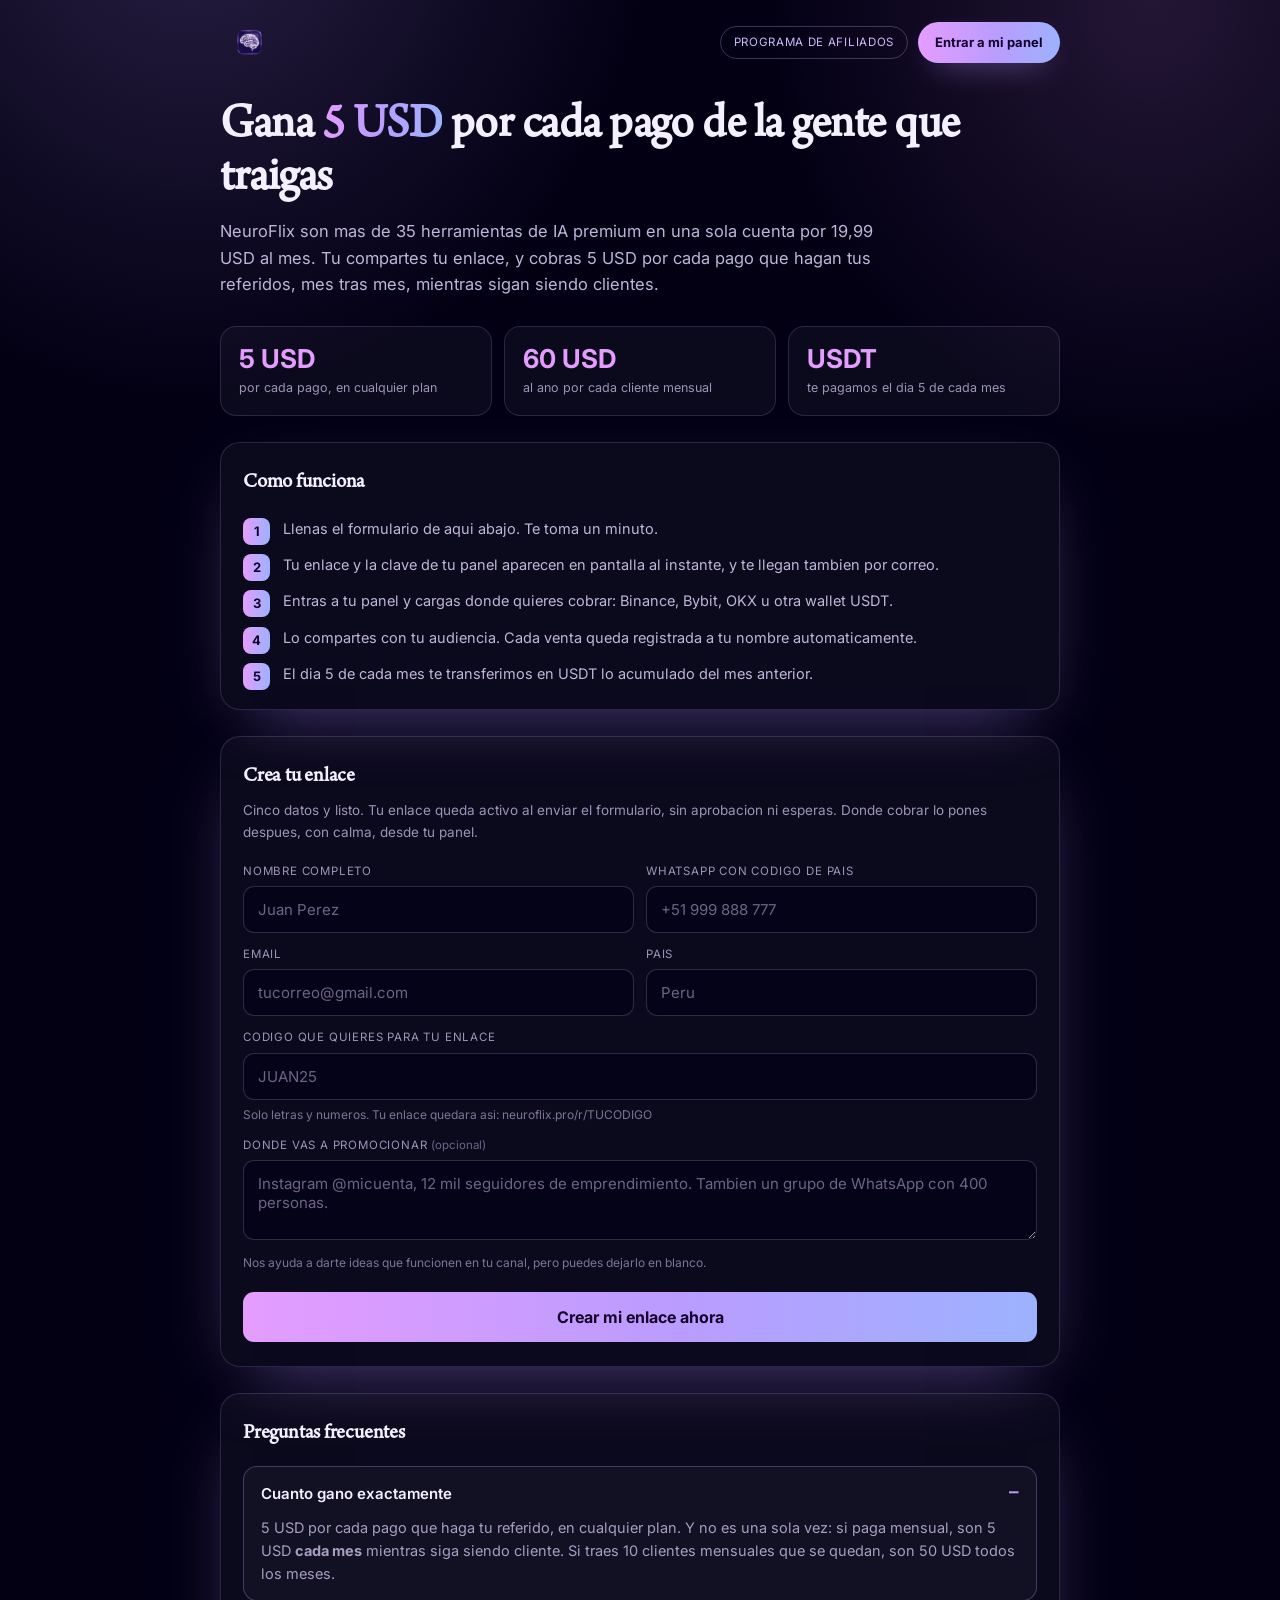
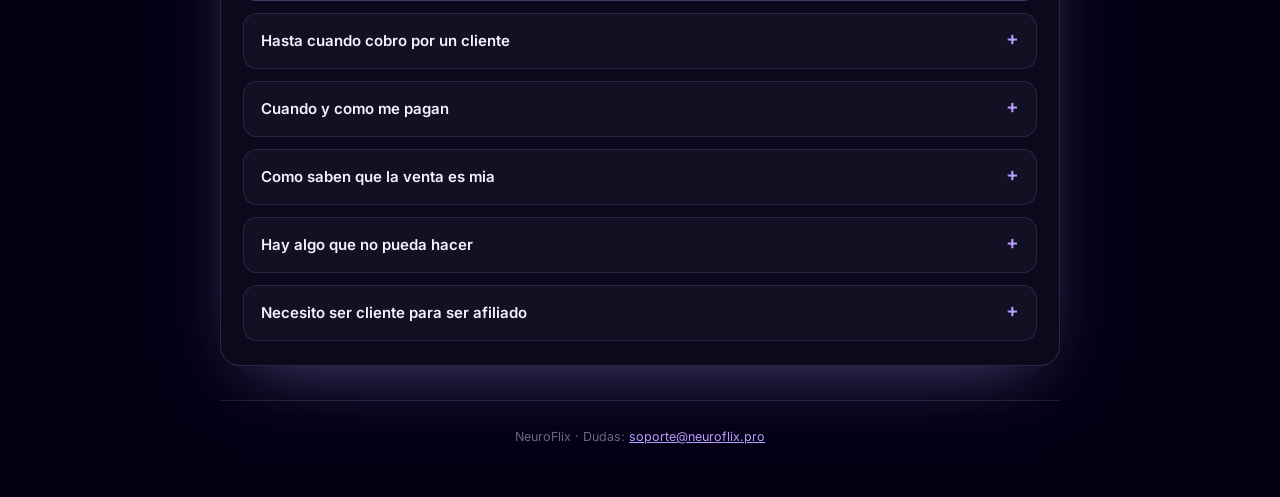
<file: afiliados/index.html>
<!DOCTYPE html>
<html lang="es">
<head>
<meta charset="UTF-8">
<meta name="viewport" content="width=device-width, initial-scale=1">
<title>Programa de afiliados NeuroFlix</title>
<meta name="description" content="Gana 5 USD por cada pago de los clientes que traigas a NeuroFlix, en cualquier plan. Pagos en USDT cada mes.">
<link rel="icon" href="../files/logo1.png">
<link rel="preconnect" href="https://fonts.googleapis.com">
<link rel="preconnect" href="https://fonts.gstatic.com" crossorigin>
<link href="https://fonts.googleapis.com/css2?family=Inter:wght@400;500;600;700&display=swap" rel="stylesheet">
<style>
@font-face { font-family: LaObrige; src: url(../files/LaObrige.otf); }
*{box-sizing:border-box;margin:0;padding:0;-webkit-font-smoothing:antialiased}
html,body{overflow-x:hidden}
body{
  font-family:'Inter',system-ui,-apple-system,BlinkMacSystemFont,'Segoe UI',Roboto,sans-serif;
  background:#030014;color:#f4f0ff;line-height:1.6;padding-bottom:50px;
  background-image:
    radial-gradient(60% 40% at 15% -5%, rgba(186,156,255,.20), transparent 60%),
    radial-gradient(50% 35% at 90% 0%, rgba(229,156,255,.14), transparent 60%);
  background-repeat:no-repeat;
}
a{color:#ba9cff}
.wrap{max-width:880px;margin:0 auto;padding:0 20px}

header{padding:22px 0;display:flex;align-items:center;justify-content:space-between;gap:16px}
header img{height:32px;width:auto}
.pill{font-size:11.5px;letter-spacing:.06em;text-transform:uppercase;color:#cfb8ff;border:1px solid rgba(207,184,255,.28);border-radius:999px;padding:6px 13px;white-space:nowrap}
.hnav{display:flex;align-items:center;gap:10px;flex-wrap:wrap;justify-content:flex-end}
.entrar{display:inline-flex;align-items:center;font-size:13px;font-weight:700;color:#12002b;text-decoration:none;background:linear-gradient(92deg,#e59cff,#ba9cff 55%,#9cb2ff);border-radius:999px;padding:10px 17px;white-space:nowrap;box-shadow:0 12px 32px -16px rgba(186,156,255,.95)}
.entrar:hover{filter:brightness(1.07)}
@media(max-width:560px){.pill{display:none}}

h1{font-family:LaObrige,'Inter',sans-serif;font-size:36px;line-height:1.1;letter-spacing:-.01em;margin:16px 0 12px}
h1 em{font-style:normal;background:linear-gradient(92deg,#e59cff,#ba9cff 45%,#9cb2ff);-webkit-background-clip:text;background-clip:text;color:transparent}
@media(min-width:800px){h1{font-size:48px}}
.lead{font-size:16.5px;color:#bfb6d8;max-width:40em}

.nums{display:grid;grid-template-columns:repeat(3,1fr);gap:12px;margin:28px 0 6px}
.num{background:rgba(255,255,255,.035);border:1px solid rgba(207,184,255,.16);border-radius:16px;padding:16px 18px}
.num b{display:block;font-size:26px;color:#e59cff;line-height:1.2}
.num span{font-size:12.5px;color:#9d94b8}
@media(max-width:620px){.nums{grid-template-columns:1fr}}

.card{background:rgba(255,255,255,.035);border:1px solid rgba(207,184,255,.16);border-radius:20px;padding:24px 22px;margin-top:26px;box-shadow:0 24px 70px -30px rgba(186,156,255,.5)}
h2{font-family:LaObrige,'Inter',sans-serif;font-size:21px;margin-bottom:6px;letter-spacing:-.01em}
.note{font-size:13.5px;color:#9d94b8;margin-bottom:18px}

.pasos{list-style:none;counter-reset:p;display:grid;gap:13px;margin-top:16px}
.pasos li{counter-increment:p;padding-left:40px;position:relative;font-size:14.5px;color:#bfb6d8}
.pasos li::before{content:counter(p);position:absolute;left:0;top:1px;width:27px;height:27px;border-radius:8px;display:flex;align-items:center;justify-content:center;font-weight:700;font-size:13px;color:#12002b;background:linear-gradient(92deg,#e59cff,#9cb2ff)}

.grid{display:grid;gap:12px;grid-template-columns:1fr 1fr}
@media(max-width:620px){.grid{grid-template-columns:1fr}}
.full{grid-column:1/-1}
label{display:block;font-size:11.5px;text-transform:uppercase;letter-spacing:.07em;color:#9d94b8;margin:0 0 6px}
input,select,textarea{width:100%;padding:13px 14px;border-radius:11px;font-size:15px;font-family:inherit;border:1px solid rgba(207,184,255,.2);background:rgba(3,0,20,.6);color:#fff}
input::placeholder,textarea::placeholder{color:#6d6486}
input:focus,select:focus,textarea:focus{outline:none;border-color:#ba9cff;box-shadow:0 0 0 3px rgba(186,156,255,.16)}
textarea{min-height:80px;resize:vertical}
option{background:#12082b}
button{width:100%;margin-top:20px;padding:15px;border:none;border-radius:11px;cursor:pointer;font-family:inherit;font-size:16px;font-weight:700;color:#12002b;background:linear-gradient(92deg,#e59cff,#ba9cff 55%,#9cb2ff)}
button:hover{filter:brightness(1.07)}
.hint{font-size:12px;color:#7d7496;margin-top:5px}

.faq{display:grid;gap:12px;margin-top:14px}
details{background:rgba(255,255,255,.03);border:1px solid rgba(207,184,255,.13);border-radius:14px;padding:15px 17px}
details[open]{border-color:rgba(186,156,255,.3)}
summary{cursor:pointer;font-weight:600;font-size:15px;list-style:none}
summary::-webkit-details-marker{display:none}
summary::after{content:'+';float:right;color:#ba9cff;font-size:19px;line-height:1}
details[open] summary::after{content:'\2013'}
details p{margin-top:10px;color:#a79ec2;font-size:14.5px}

footer{border-top:1px solid rgba(207,184,255,.12);margin-top:34px;padding:26px 0 0;color:#6d6486;font-size:12.5px;text-align:center}
</style>
</head>
<body>

<div class="wrap">

  <header>
    <img src="../files/logo1.png" alt="NeuroFlix">
    <div class="hnav">
      <span class="pill">Programa de afiliados</span>
      <a class="entrar" href="https://panel.neuroflix.pro/entrar">Entrar a mi panel</a>
    </div>
  </header>

  <h1>Gana <em>5 USD</em> por cada pago de la gente que traigas</h1>
  <p class="lead">NeuroFlix son mas de 35 herramientas de IA premium en una sola cuenta por 19,99 USD al mes. Tu compartes tu enlace, y cobras 5 USD por cada pago que hagan tus referidos, mes tras mes, mientras sigan siendo clientes.</p>

  <div class="nums">
    <div class="num"><b>5 USD</b><span>por cada pago, en cualquier plan</span></div>
    <div class="num"><b>60 USD</b><span>al ano por cada cliente mensual</span></div>
    <div class="num"><b>USDT</b><span>te pagamos el dia 5 de cada mes</span></div>
  </div>

  <div class="card">
    <h2>Como funciona</h2>
    <ol class="pasos">
      <li>Llenas el formulario de aqui abajo. Te toma un minuto.</li>
      <li>Tu enlace y la clave de tu panel aparecen en pantalla al instante, y te llegan tambien por correo.</li>
      <li>Entras a tu panel y cargas donde quieres cobrar: Binance, Bybit, OKX u otra wallet USDT.</li>
      <li>Lo compartes con tu audiencia. Cada venta queda registrada a tu nombre automaticamente.</li>
      <li>El dia 5 de cada mes te transferimos en USDT lo acumulado del mes anterior.</li>
    </ol>
  </div>

  <div class="card" id="registro">
    <h2>Crea tu enlace</h2>
    <p class="note">Cinco datos y listo. Tu enlace queda activo al enviar el formulario, sin aprobacion ni esperas. Donde cobrar lo pones despues, con calma, desde tu panel.</p>

    <form method="POST" action="/registro">
      <div class="grid">
        <div>
          <label for="nombre">Nombre completo</label>
          <input id="nombre" name="nombre" required autocomplete="name" placeholder="Juan Perez">
        </div>
        <div>
          <label for="telefono">WhatsApp con codigo de pais</label>
          <input id="telefono" name="telefono" required autocomplete="tel" placeholder="+51 999 888 777">
        </div>
        <div>
          <label for="email">Email</label>
          <input id="email" name="email" type="email" required autocomplete="email" placeholder="tucorreo@gmail.com">
        </div>
        <div>
          <label for="pais">Pais</label>
          <input id="pais" name="pais" required placeholder="Peru">
        </div>
        <div class="full">
          <label for="codigo">Codigo que quieres para tu enlace</label>
          <input id="codigo" name="codigo" required placeholder="JUAN25">
          <p class="hint">Solo letras y numeros. Tu enlace quedara asi: neuroflix.pro/r/TUCODIGO</p>
        </div>
        <div class="full">
          <label for="audiencia">Donde vas a promocionar <span style="text-transform:none;letter-spacing:0;color:#6d6486">(opcional)</span></label>
          <textarea id="audiencia" name="audiencia" placeholder="Instagram @micuenta, 12 mil seguidores de emprendimiento. Tambien un grupo de WhatsApp con 400 personas."></textarea>
          <p class="hint">Nos ayuda a darte ideas que funcionen en tu canal, pero puedes dejarlo en blanco.</p>
        </div>
      </div>
      <button type="submit">Crear mi enlace ahora</button>
    </form>
  </div>

  <div class="card">
    <h2>Preguntas frecuentes</h2>
    <div class="faq">
      <details open>
        <summary>Cuanto gano exactamente</summary>
        <p>5 USD por cada pago que haga tu referido, en cualquier plan. Y no es una sola vez: si paga mensual, son 5 USD <b>cada mes</b> mientras siga siendo cliente. Si traes 10 clientes mensuales que se quedan, son 50 USD todos los meses.</p>
      </details>
      <details>
        <summary>Hasta cuando cobro por un cliente</summary>
        <p>Mientras siga pagando. Si renueva 12 meses, cobras 12 veces por el. Si se da de baja, dejas de cobrar por el.</p>
      </details>
      <details>
        <summary>Cuando y como me pagan</summary>
        <p>El dia 5 de cada mes, en USDT. Tu wallet la cargas cuando quieras desde tu panel de afiliado, no hace falta tenerla a mano ahora. Se paga lo acumulado del mes anterior, con un minimo de 20 USD; si no llegas, se acumula para el mes siguiente.</p>
      </details>
      <details>
        <summary>Como saben que la venta es mia</summary>
        <p>Tu enlace lleva tu codigo. Cuando alguien compra por el, la venta queda registrada a tu nombre en nuestro sistema, de forma automatica y para siempre.</p>
      </details>
      <details>
        <summary>Hay algo que no pueda hacer</summary>
        <p>Dos cosas, las mismas que piden Amazon y HubSpot en sus programas. <b>No compres con tu propio enlace</b>: las comisiones sobre tus propias compras no se pagan, y el sistema las detecta solo. Y <b>no contactes a quien ya es cliente de NeuroFlix</b>; tu trabajo es traer gente nueva. Si se repite, se cancela la afiliacion y se pierden las comisiones pendientes.</p>
      </details>
      <details>
        <summary>Necesito ser cliente para ser afiliado</summary>
        <p>No, pero ayuda mucho conocer el producto. Puedes probarlo gratis 30 minutos en <a href="/prueba">neuroflix.pro/prueba</a> antes de promocionarlo.</p>
      </details>
    </div>
  </div>

  <footer>
    NeuroFlix &middot; Dudas: <a href="mailto:soporte@neuroflix.pro">soporte@neuroflix.pro</a>
  </footer>

</div>

</body>
</html>
</file>
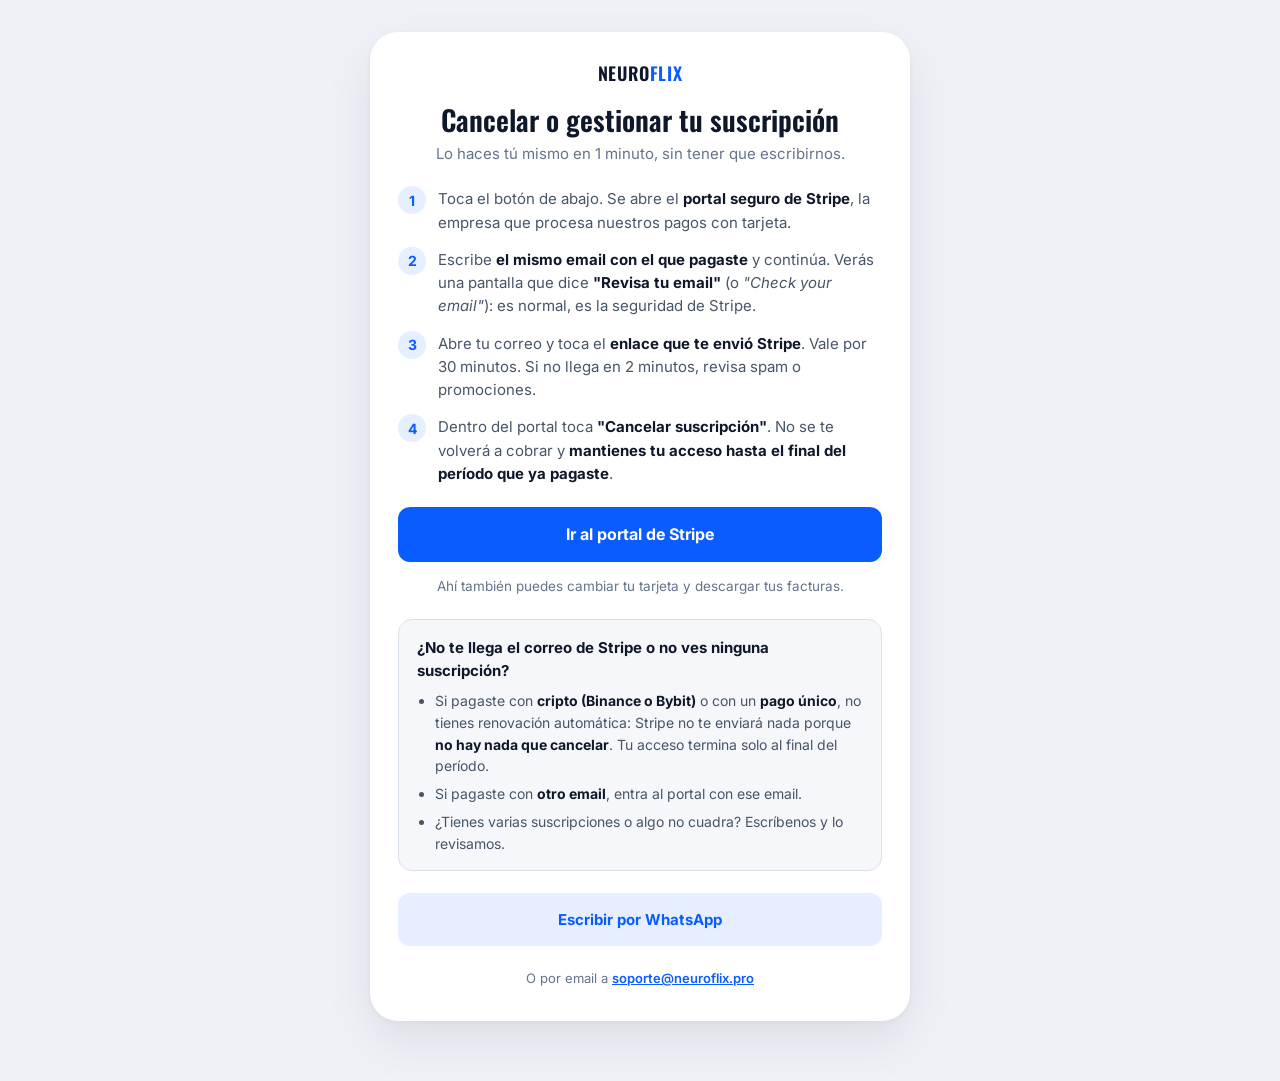
<file: cancelar/index.html>
<!doctype html>
<html lang="es">
<head>
<meta charset="utf-8">
<meta name="viewport" content="width=device-width,initial-scale=1">
<title>Cancelar suscripción · NeuroFlix</title>
<meta name="description" content="Cancela o gestiona tu suscripción de NeuroFlix tú mismo, en 1 minuto.">
<link rel="preconnect" href="https://fonts.googleapis.com">
<link rel="preconnect" href="https://fonts.gstatic.com" crossorigin>
<link rel="stylesheet" href="https://fonts.googleapis.com/css2?family=Inter:wght@400;500;600;700;800&family=Oswald:wght@500;600&display=swap">
<style>
:root{--bg:#eef1f6;--card:#fff;--tx:#0f172a;--mut:#475569;--dim:#64748b;--line:#dbe1ea;--soft:#f5f7fb;--ac:#0b5cff;--acs:#e6efff;--ok:#16a34a}
*{box-sizing:border-box}
html,body{margin:0;background:var(--bg);color:var(--tx);font:15px/1.55 'Inter',system-ui,-apple-system,'Segoe UI',Roboto,Arial,sans-serif}
body{padding-inline:16px;padding-block:32px 60px}
.wrap{max-width:540px;margin:0 auto;display:flex;flex-direction:column;gap:22px;background:var(--card);border-radius:28px;padding:32px 28px;box-shadow:0 20px 50px rgba(15,23,42,.08),0 2px 6px rgba(15,23,42,.04)}
header{display:flex;justify-content:center}
header a{font:600 18px/1 'Oswald','Inter',sans-serif;letter-spacing:.6px;text-transform:uppercase;color:var(--tx);text-decoration:none}
header span{color:var(--ac)}
h1{font:600 28px/1.15 'Oswald','Inter',sans-serif;margin:0 0 6px;text-align:center;text-wrap:balance}
.sub{color:var(--dim);margin:0;text-align:center}
ol.pasos{list-style:none;margin:0;padding:0;display:flex;flex-direction:column;gap:14px;counter-reset:p}
ol.pasos li{display:flex;gap:12px;align-items:flex-start;color:var(--mut)}
ol.pasos li::before{counter-increment:p;content:counter(p);flex:none;width:28px;height:28px;border-radius:50%;background:var(--acs);color:var(--ac);font-weight:700;font-size:14px;display:grid;place-items:center;margin-top:-1px}
ol.pasos b{color:var(--tx)}
.btn{display:block;width:100%;border:0;border-radius:12px;padding:15px;font:inherit;font-weight:700;font-size:16px;background:var(--ac);color:#fff;text-align:center;text-decoration:none;transition:filter .15s}
.btn:hover{filter:brightness(1.07)}
.btn.sec{background:var(--acs);color:var(--ac);font-size:15px}
.tambien{font-size:13.5px;color:var(--dim);text-align:center;margin:-8px 0 0}
.caja{background:var(--soft);border:1px solid var(--line);border-radius:14px;padding:16px 18px}
.caja h2{font-size:15px;margin:0 0 8px;color:var(--tx)}
.caja ul{margin:0;padding-left:18px;color:var(--mut);font-size:14px;display:flex;flex-direction:column;gap:6px}
.caja b{color:var(--tx)}
.pie{color:var(--dim);font-size:13px;text-align:center;margin:0}
.pie a{color:var(--ac);font-weight:600}
a:focus-visible{outline:2px solid var(--ac);outline-offset:2px}
@media (max-width:520px){.wrap{padding:26px 18px;border-radius:22px}h1{font-size:24px}}
</style>
</head>
<body>
<main class="wrap">
<header><a href="https://neuroflix.pro/">Neuro<span>Flix</span></a></header>
<div>
<h1>Cancelar o gestionar tu suscripción</h1>
<p class="sub">Lo haces tú mismo en 1 minuto, sin tener que escribirnos.</p>
</div>

<ol class="pasos">
<li><span>Toca el botón de abajo. Se abre el <b>portal seguro de Stripe</b>, la empresa que procesa nuestros pagos con tarjeta.</span></li>
<li><span>Escribe <b>el mismo email con el que pagaste</b> y continúa. Verás una pantalla que dice <b>"Revisa tu email"</b> (o <i>"Check your email"</i>): es normal, es la seguridad de Stripe.</span></li>
<li><span>Abre tu correo y toca el <b>enlace que te envió Stripe</b>. Vale por 30 minutos. Si no llega en 2 minutos, revisa spam o promociones.</span></li>
<li><span>Dentro del portal toca <b>"Cancelar suscripción"</b>. No se te volverá a cobrar y <b>mantienes tu acceso hasta el final del período que ya pagaste</b>.</span></li>
</ol>

<a class="btn" href="https://billing.stripe.com/p/login/fZu8wOdIidND5P3bmMabK00" target="_blank" rel="noopener">Ir al portal de Stripe</a>
<p class="tambien">Ahí también puedes cambiar tu tarjeta y descargar tus facturas.</p>

<div class="caja">
<h2>¿No te llega el correo de Stripe o no ves ninguna suscripción?</h2>
<ul>
<li>Si pagaste con <b>cripto (Binance o Bybit)</b> o con un <b>pago único</b>, no tienes renovación automática: Stripe no te enviará nada porque <b>no hay nada que cancelar</b>. Tu acceso termina solo al final del período.</li>
<li>Si pagaste con <b>otro email</b>, entra al portal con ese email.</li>
<li>¿Tienes varias suscripciones o algo no cuadra? Escríbenos y lo revisamos.</li>
</ul>
</div>

<a class="btn sec" href="https://wa.me/5511910346676?text=Hola%2C%20necesito%20ayuda%20para%20cancelar%20mi%20suscripci%C3%B3n%20de%20NeuroFlix" target="_blank" rel="noopener">Escribir por WhatsApp</a>
<p class="pie">O por email a <a href="mailto:soporte@neuroflix.pro">soporte@neuroflix.pro</a></p>
</main>
</body>
</html>
</file>
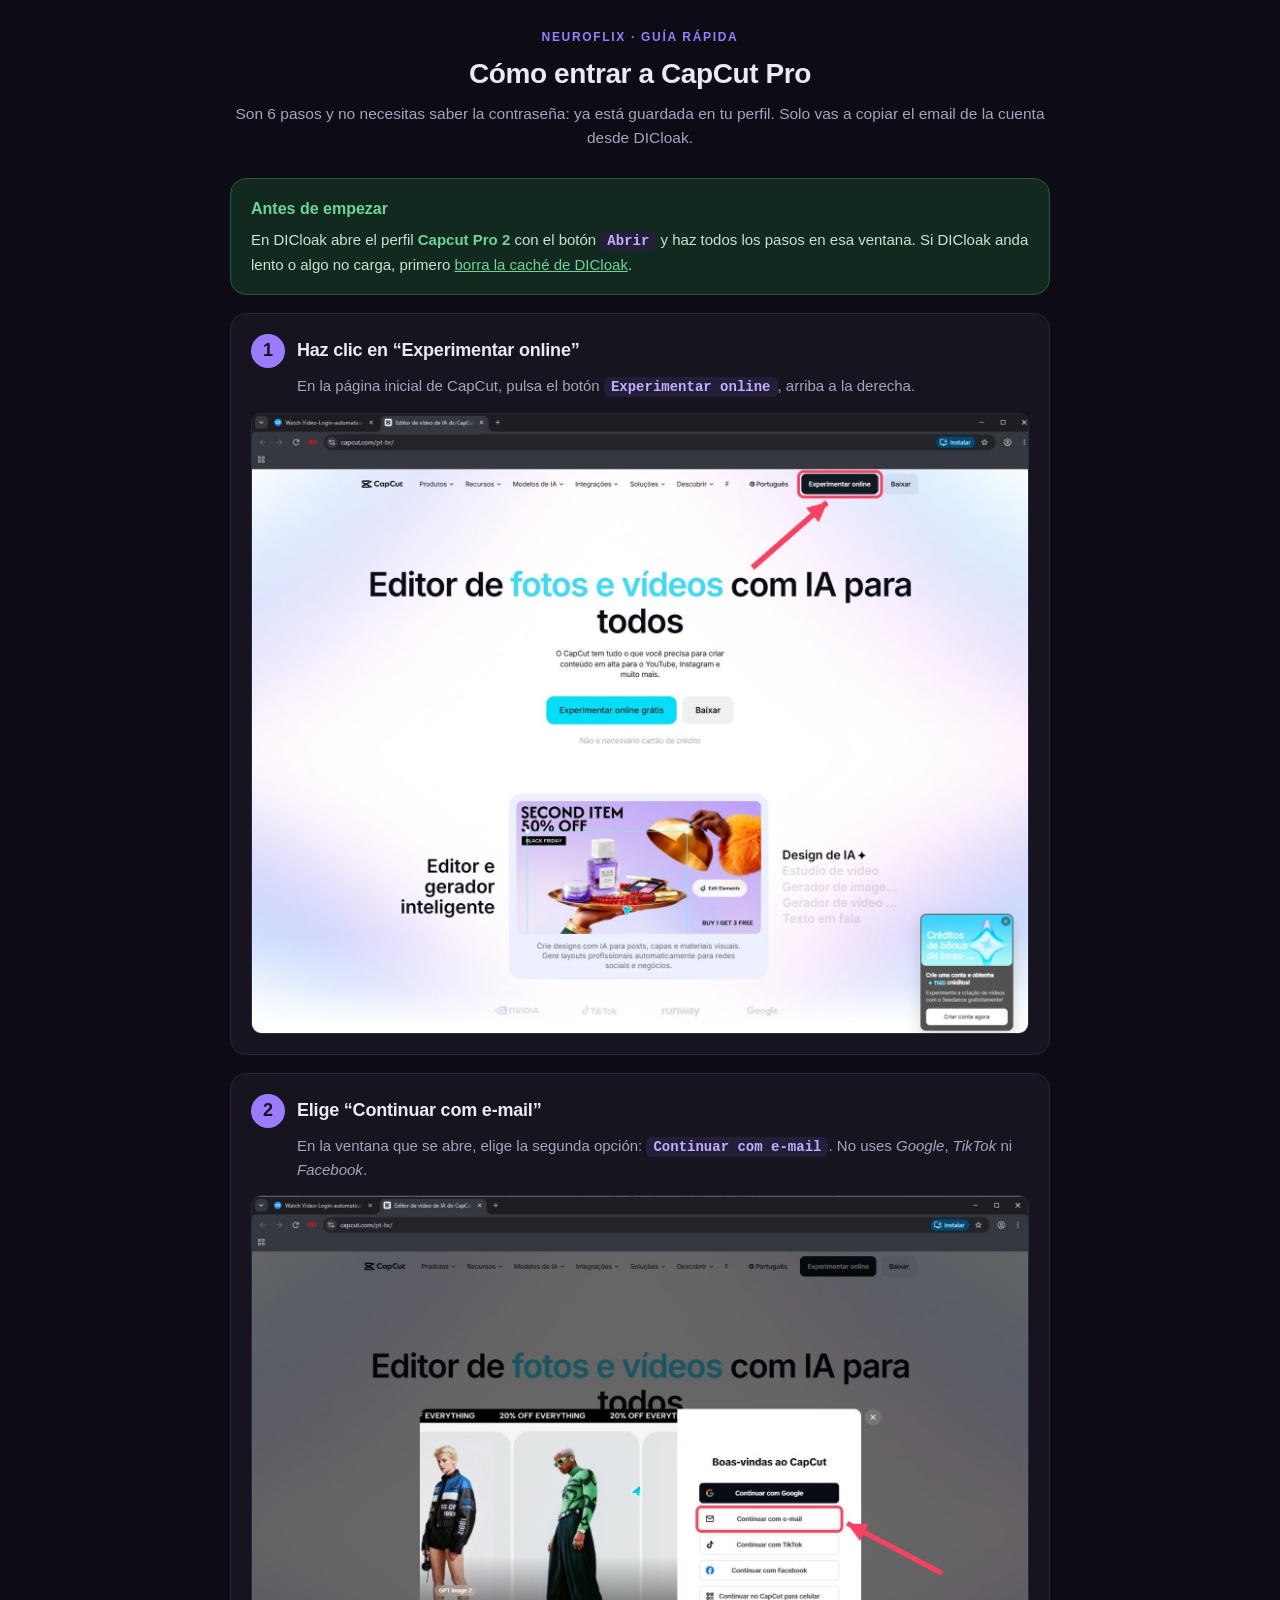
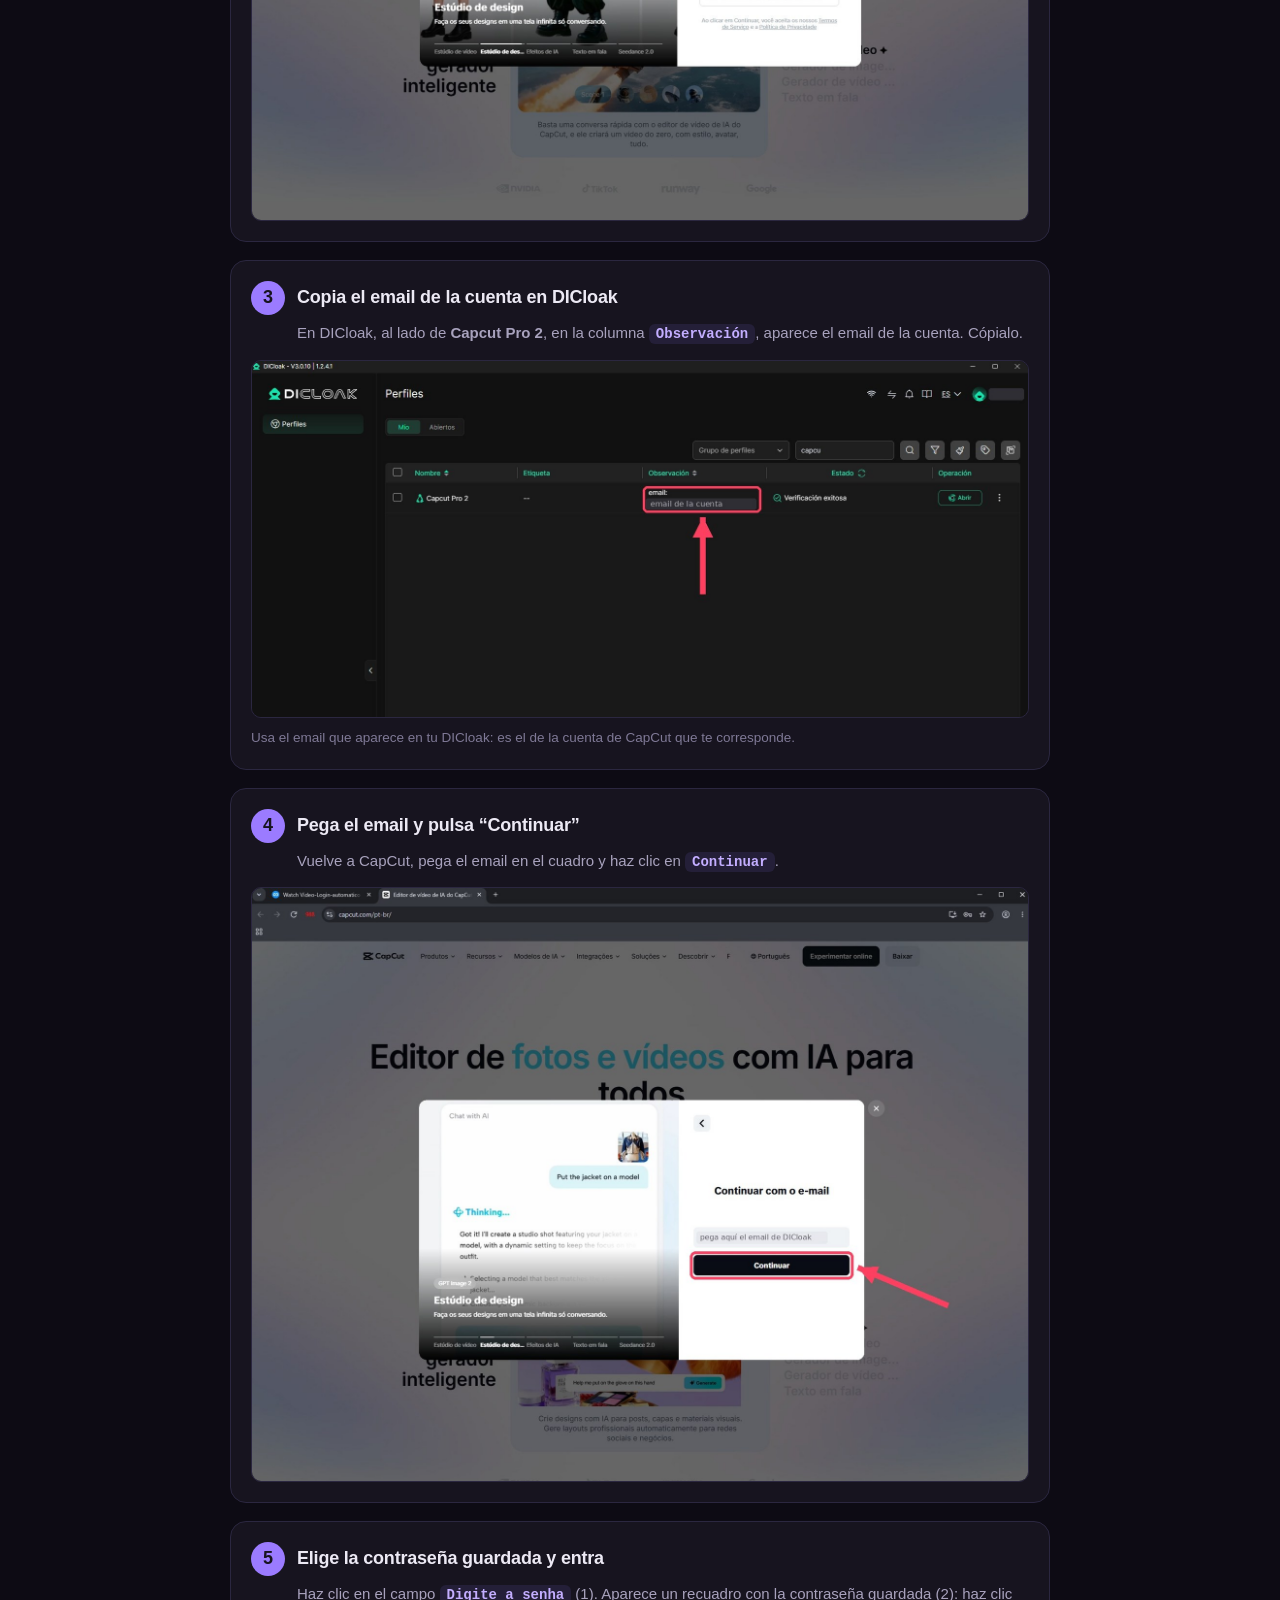
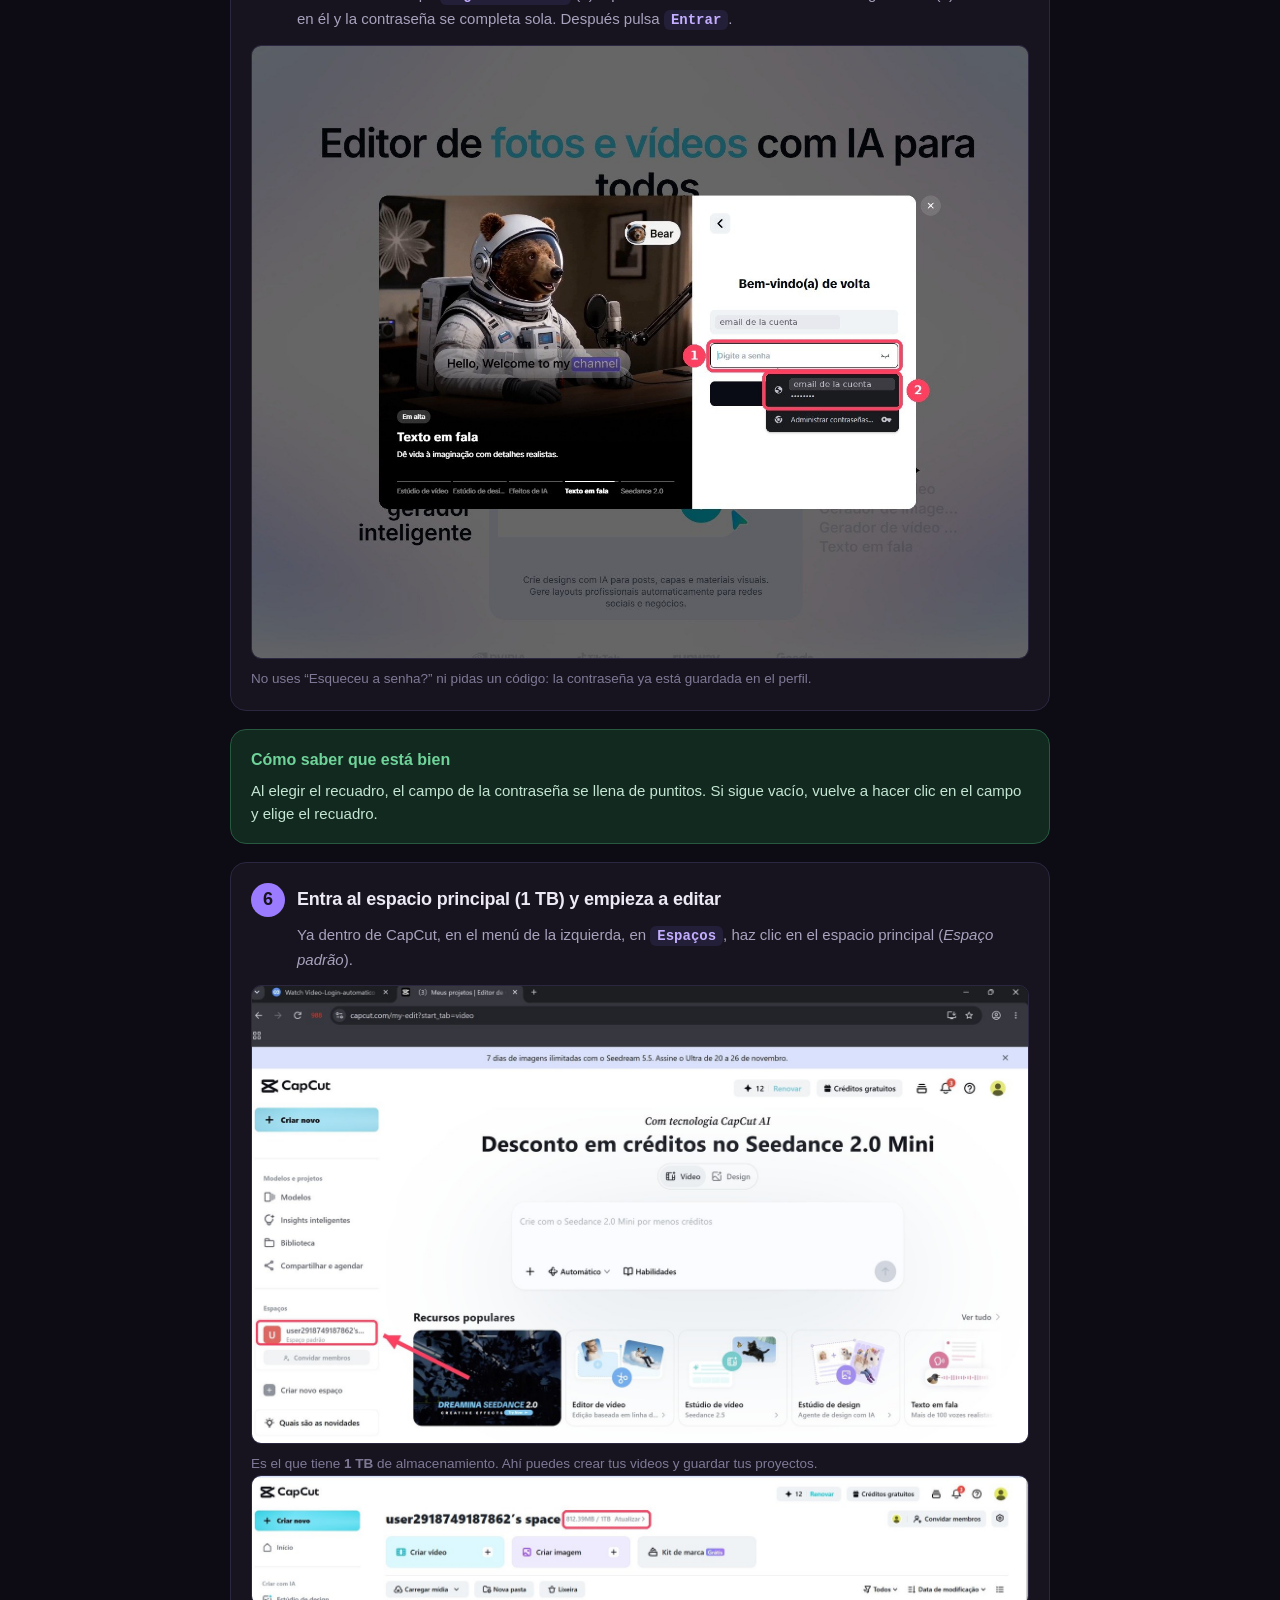
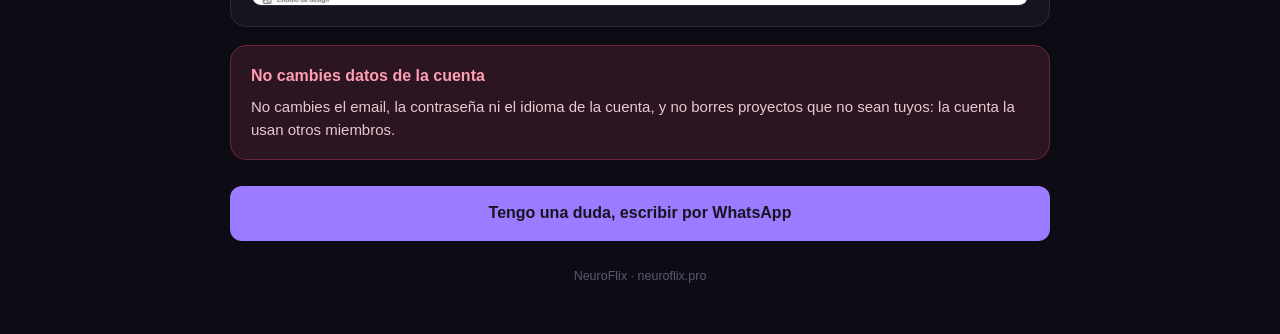
<file: capcut/index.html>
<!DOCTYPE html>
<html lang="es">
<head>
<meta charset="UTF-8">
<meta name="viewport" content="width=device-width,initial-scale=1">
<meta name="robots" content="noindex">
<title>Cómo entrar a CapCut Pro - NeuroFlix</title>
<style>
*{box-sizing:border-box;margin:0;padding:0}
body{font-family:-apple-system,BlinkMacSystemFont,"Segoe UI",Arial,Helvetica,sans-serif;background:#0d0b14;color:#ece9f4;line-height:1.55;padding:28px 16px 56px}
.wrap{max-width:820px;margin:0 auto}
header{text-align:center;margin-bottom:28px}
.kicker{font-size:12px;letter-spacing:.14em;text-transform:uppercase;color:#9b7bff;font-weight:700;margin-bottom:10px}
h1{font-size:28px;font-weight:700;letter-spacing:-.4px;line-height:1.2;text-wrap:balance}
.lead{color:#a8a2bd;font-size:15.5px;margin-top:12px}
.step{background:#17141f;border:1px solid #2b2740;border-radius:16px;padding:20px;margin-bottom:18px}
.head{display:flex;align-items:center;gap:12px;margin-bottom:6px}
.num{flex:none;width:34px;height:34px;border-radius:50%;background:#9b7bff;color:#17141f;font-weight:800;font-size:18px;display:flex;align-items:center;justify-content:center}
h2{font-size:18px;font-weight:650;letter-spacing:-.2px;text-wrap:balance}
.step p{color:#a8a2bd;font-size:15px;margin:2px 0 14px 46px}
.step p.nota{font-size:13.5px;color:#7f7996;margin:10px 0 0 0}
.step img+img{margin-top:12px}
code{background:#241f38;color:#c3aeff;padding:2px 7px;border-radius:6px;font-size:14px;font-weight:600;white-space:nowrap}
img{width:100%;height:auto;display:block;border-radius:10px;border:1px solid #2b2740}
.aviso{background:#2a1520;border:1px solid #6b2540;border-radius:16px;padding:18px 20px;margin:0 0 18px}
.aviso b{color:#ff9db4}
.aviso p{color:#e8c9d3;font-size:15px;margin-top:6px}
.ok{background:#12291f;border:1px solid #26593f;border-radius:16px;padding:18px 20px;margin-bottom:18px}
.ok b{color:#6fd39a}
.ok p{color:#c4e6d3;font-size:15px;margin-top:6px}
.ok a{color:#6fd39a}
.cta{display:block;text-align:center;background:#9b7bff;color:#17141f;font-weight:700;font-size:16px;text-decoration:none;padding:15px;border-radius:12px;margin-top:26px}
.cta:focus-visible{outline:3px solid #ece9f4;outline-offset:3px}
footer{text-align:center;color:#5d5873;font-size:12.5px;margin-top:26px}
@media(max-width:560px){h1{font-size:23px}.step{padding:16px}.step p{margin-left:0}}
</style>
</head>
<body>
<div class="wrap">
<header>
<div class="kicker">NeuroFlix &middot; Guía rápida</div>
<h1>Cómo entrar a CapCut Pro</h1>
<p class="lead">Son 6 pasos y no necesitas saber la contraseña: ya está guardada en tu perfil. Solo vas a copiar el email de la cuenta desde DICloak.</p>
</header>

<div class="ok">
<b>Antes de empezar</b>
<p>En DICloak abre el perfil <b>Capcut Pro 2</b> con el botón <code>Abrir</code> y haz todos los pasos en esa ventana. Si DICloak anda lento o algo no carga, primero <a href="/dicloak">borra la caché de DICloak</a>.</p>
</div>

<div class="step">
<div class="head"><div class="num">1</div><h2>Haz clic en “Experimentar online”</h2></div>
<p>En la página inicial de CapCut, pulsa el botón <code>Experimentar online</code>, arriba a la derecha.</p>
<img alt="Paso 1: en la página de CapCut, pulsar Experimentar online arriba a la derecha" src="/capcut/capcut1.jpg" width="1600" height="1276">
</div>

<div class="step">
<div class="head"><div class="num">2</div><h2>Elige “Continuar com e-mail”</h2></div>
<p>En la ventana que se abre, elige la segunda opción: <code>Continuar com e-mail</code>. No uses <i>Google</i>, <i>TikTok</i> ni <i>Facebook</i>.</p>
<img alt="Paso 2: elegir Continuar com e-mail" src="/capcut/capcut2.jpg" width="1600" height="1286">
</div>

<div class="step">
<div class="head"><div class="num">3</div><h2>Copia el email de la cuenta en DICloak</h2></div>
<p>En DICloak, al lado de <b>Capcut Pro 2</b>, en la columna <code>Observación</code>, aparece el email de la cuenta. Cópialo.</p>
<img alt="Paso 3: en DICloak, la columna Observación muestra el email de la cuenta de CapCut" src="/capcut/capcut3.jpg" width="1600" height="734">
<p class="nota">Usa el email que aparece en tu DICloak: es el de la cuenta de CapCut que te corresponde.</p>
</div>

<div class="step">
<div class="head"><div class="num">4</div><h2>Pega el email y pulsa “Continuar”</h2></div>
<p>Vuelve a CapCut, pega el email en el cuadro y haz clic en <code>Continuar</code>.</p>
<img alt="Paso 4: pegar el email y pulsar Continuar" src="/capcut/capcut4.jpg" width="1600" height="1222">
</div>

<div class="step">
<div class="head"><div class="num">5</div><h2>Elige la contraseña guardada y entra</h2></div>
<p>Haz clic en el campo <code>Digite a senha</code> (1). Aparece un recuadro con la contraseña guardada (2): haz clic en él y la contraseña se completa sola. Después pulsa <code>Entrar</code>.</p>
<img alt="Paso 5: hacer clic en el campo de contraseña y elegir la contraseña guardada" src="/capcut/capcut5.jpg" width="1387" height="1093">
<p class="nota">No uses “Esqueceu a senha?” ni pidas un código: la contraseña ya está guardada en el perfil.</p>
</div>

<div class="ok">
<b>Cómo saber que está bien</b>
<p>Al elegir el recuadro, el campo de la contraseña se llena de puntitos. Si sigue vacío, vuelve a hacer clic en el campo y elige el recuadro.</p>
</div>

<div class="step">
<div class="head"><div class="num">6</div><h2>Entra al espacio principal (1 TB) y empieza a editar</h2></div>
<p>Ya dentro de CapCut, en el menú de la izquierda, en <code>Espaços</code>, haz clic en el espacio principal (<i>Espaço padrão</i>).</p>
<img alt="Paso 6: en Espaços, hacer clic en el espacio principal" src="/capcut/capcut6.jpg" width="1600" height="942">
<p class="nota">Es el que tiene <b>1 TB</b> de almacenamiento. Ahí puedes crear tus videos y guardar tus proyectos.</p>
<img alt="El espacio principal muestra 1 TB de almacenamiento" src="/capcut/capcut7.jpg" width="1600" height="266">
</div>

<div class="aviso">
<b>No cambies datos de la cuenta</b>
<p>No cambies el email, la contraseña ni el idioma de la cuenta, y no borres proyectos que no sean tuyos: la cuenta la usan otros miembros.</p>
</div>

<a class="cta" href="https://wa.me/5511932230557">Tengo una duda, escribir por WhatsApp</a>
<footer>NeuroFlix &middot; neuroflix.pro</footer>
</div>
</body>
</html>
</file>
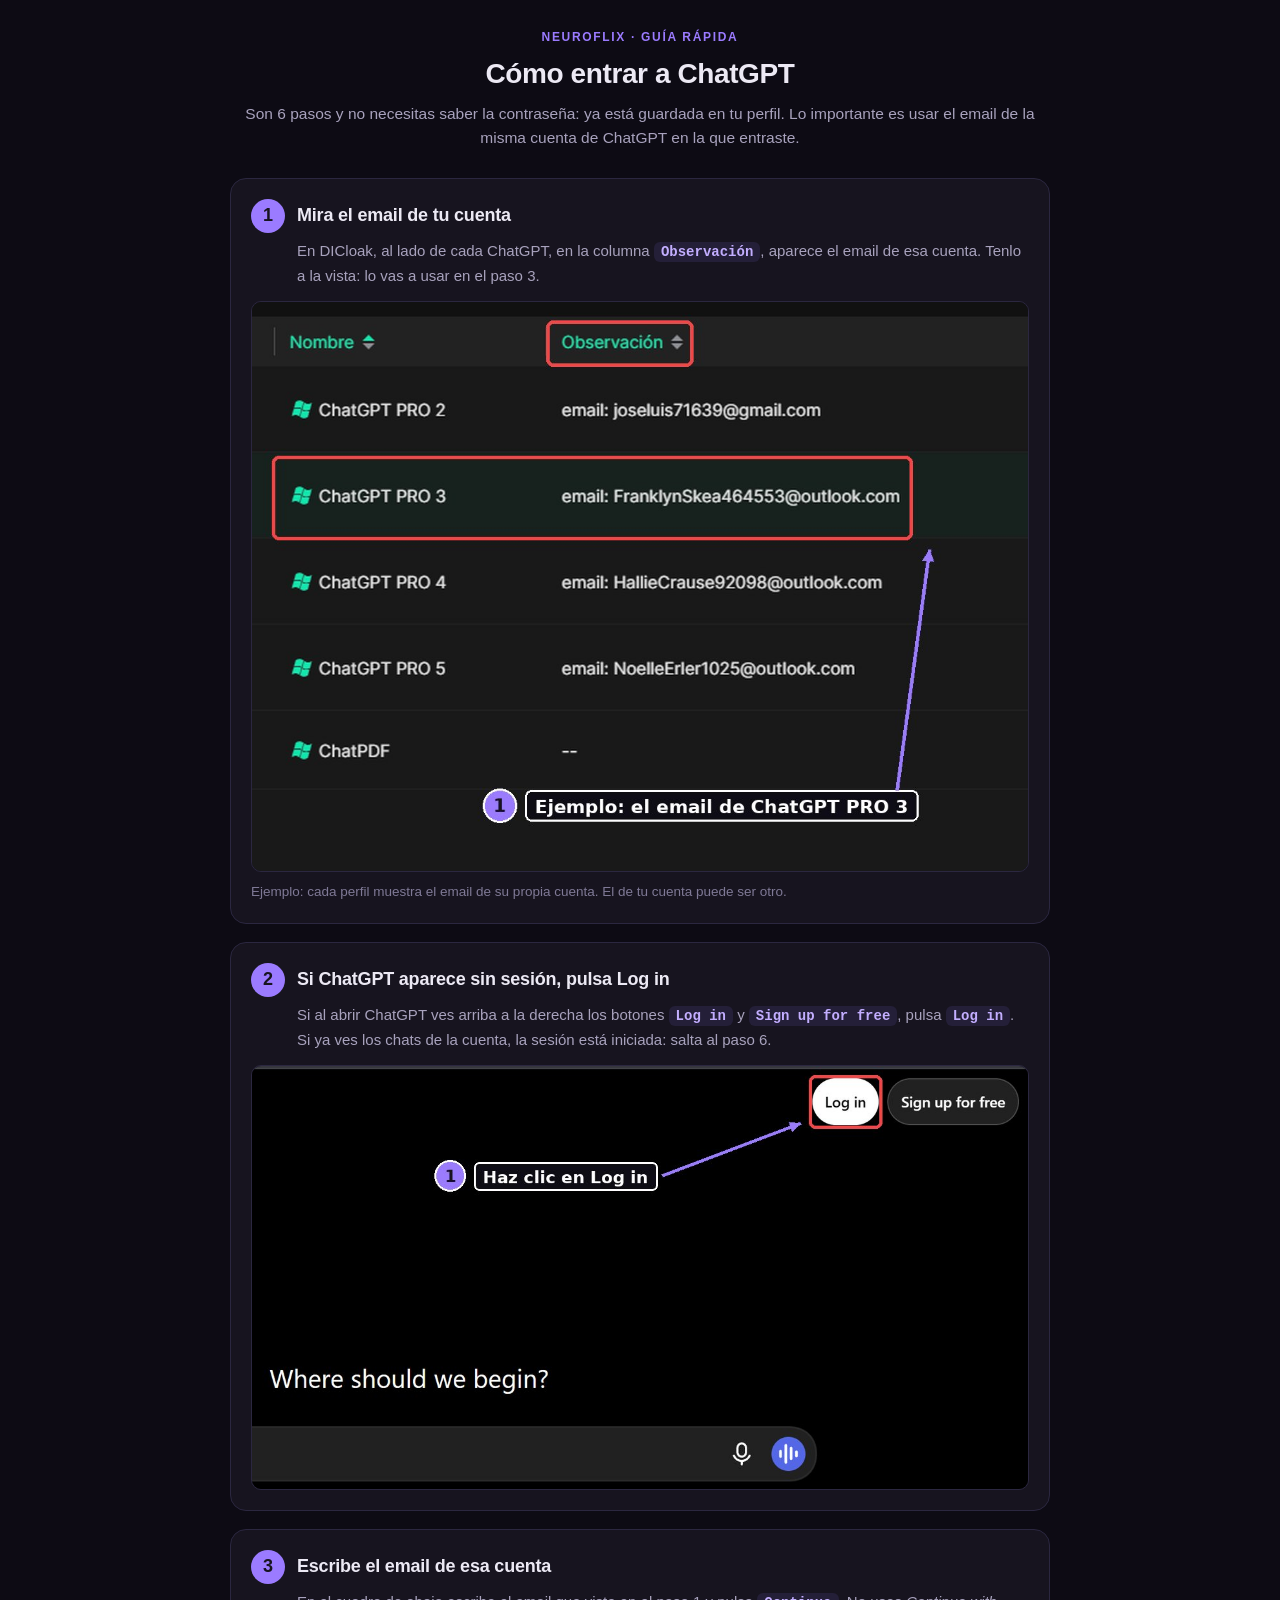
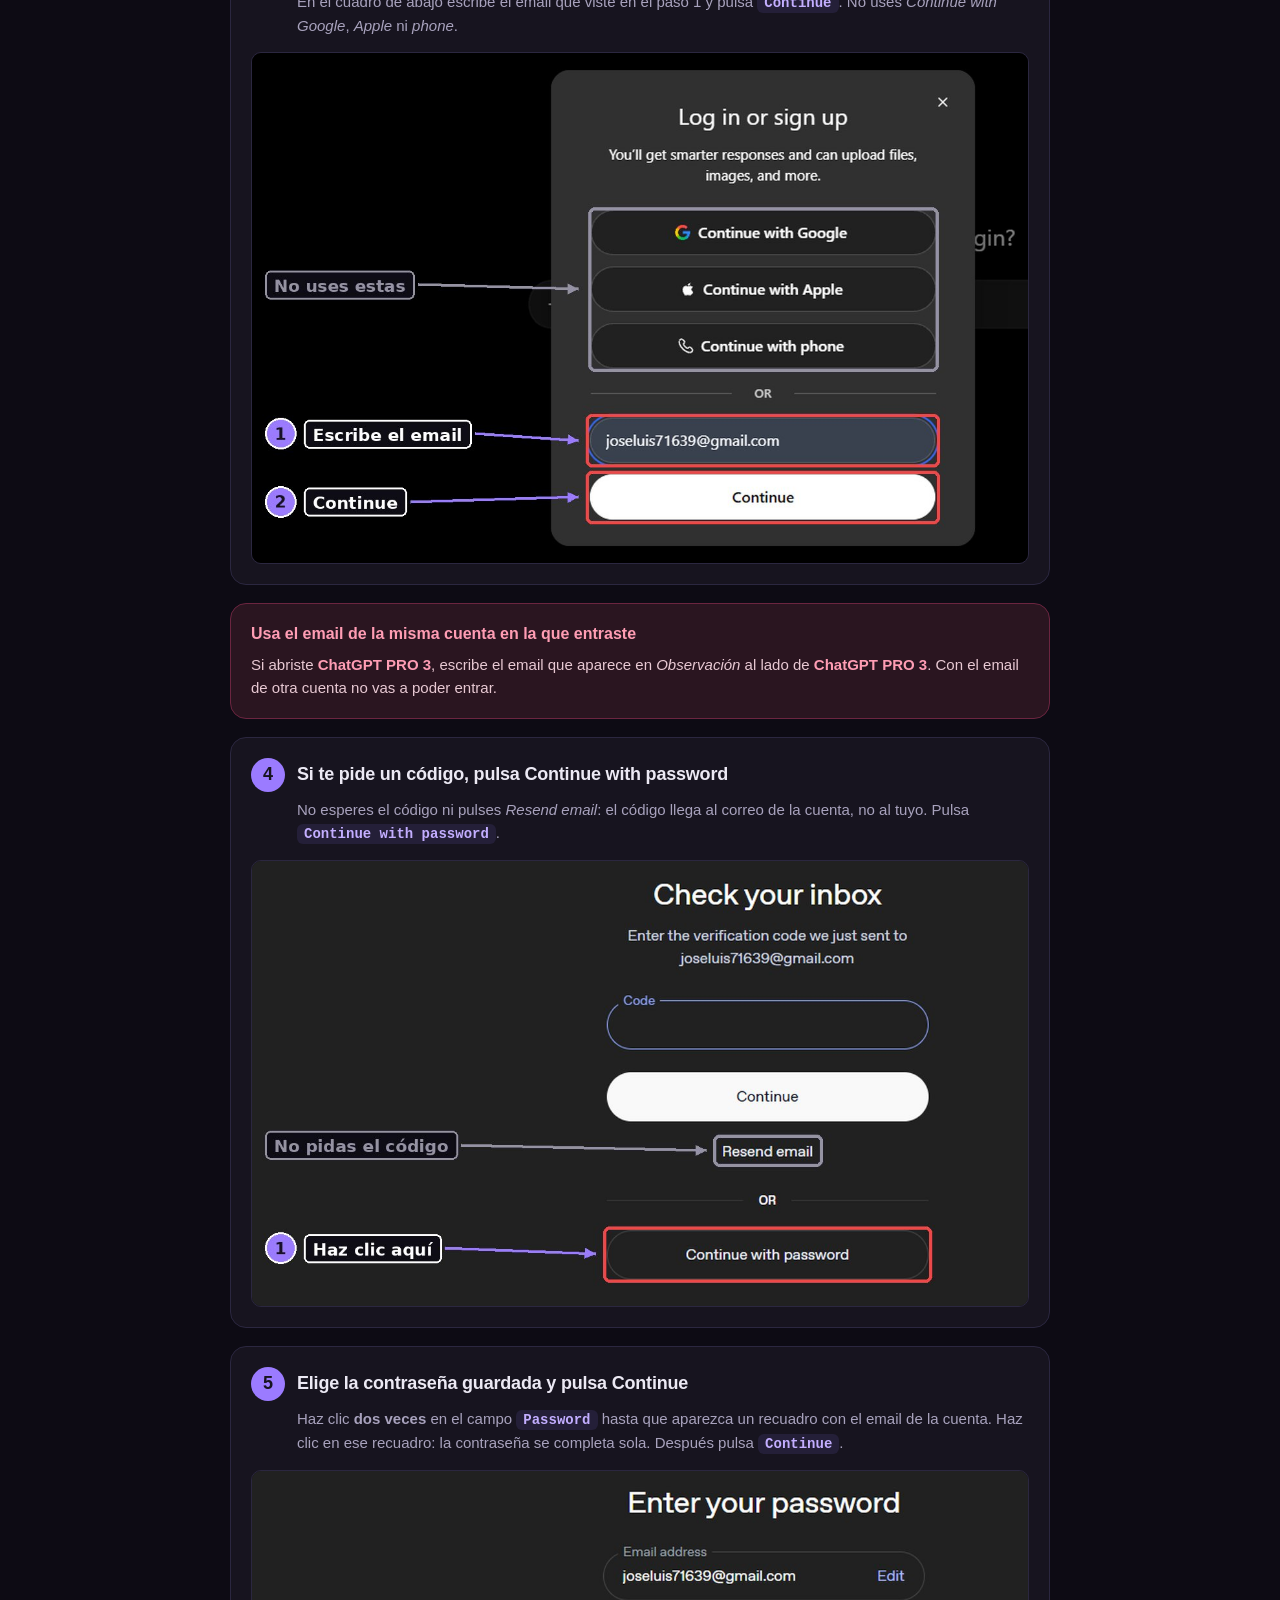
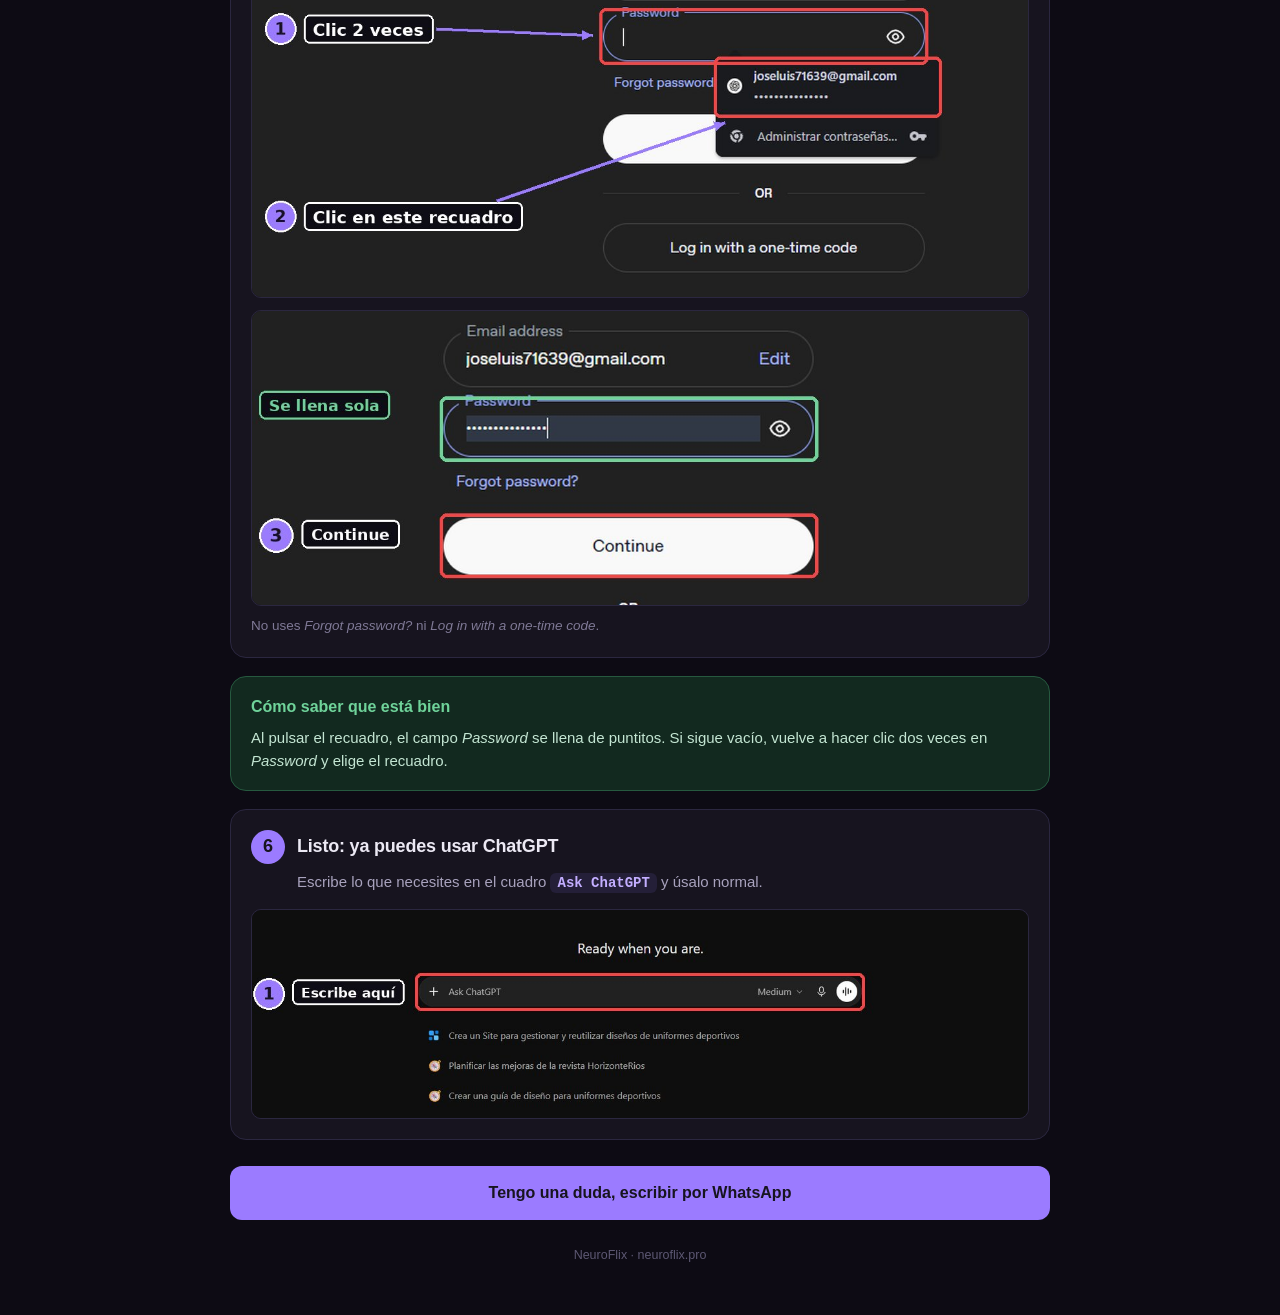
<file: chatgpt/index.html>
<!DOCTYPE html>
<html lang="es">
<head>
<meta charset="UTF-8">
<meta name="viewport" content="width=device-width,initial-scale=1">
<meta name="robots" content="noindex">
<title>Cómo entrar a ChatGPT - NeuroFlix</title>
<style>
*{box-sizing:border-box;margin:0;padding:0}
body{font-family:-apple-system,BlinkMacSystemFont,"Segoe UI",Arial,Helvetica,sans-serif;background:#0d0b14;color:#ece9f4;line-height:1.55;padding:28px 16px 56px}
.wrap{max-width:820px;margin:0 auto}
header{text-align:center;margin-bottom:28px}
.kicker{font-size:12px;letter-spacing:.14em;text-transform:uppercase;color:#9b7bff;font-weight:700;margin-bottom:10px}
h1{font-size:28px;font-weight:700;letter-spacing:-.4px;line-height:1.2;text-wrap:balance}
.lead{color:#a8a2bd;font-size:15.5px;margin-top:12px}
.step{background:#17141f;border:1px solid #2b2740;border-radius:16px;padding:20px;margin-bottom:18px}
.head{display:flex;align-items:center;gap:12px;margin-bottom:6px}
.num{flex:none;width:34px;height:34px;border-radius:50%;background:#9b7bff;color:#17141f;font-weight:800;font-size:18px;display:flex;align-items:center;justify-content:center}
h2{font-size:18px;font-weight:650;letter-spacing:-.2px;text-wrap:balance}
.step p{color:#a8a2bd;font-size:15px;margin:2px 0 14px 46px}
.step p.nota{font-size:13.5px;color:#7f7996;margin:10px 0 0 0}
.step img+img{margin-top:12px}
code{background:#241f38;color:#c3aeff;padding:2px 7px;border-radius:6px;font-size:14px;font-weight:600;white-space:nowrap}
img{width:100%;height:auto;display:block;border-radius:10px;border:1px solid #2b2740}
.aviso{background:#2a1520;border:1px solid #6b2540;border-radius:16px;padding:18px 20px;margin:0 0 18px}
.aviso b{color:#ff9db4}
.aviso p{color:#e8c9d3;font-size:15px;margin-top:6px}
.ok{background:#12291f;border:1px solid #26593f;border-radius:16px;padding:18px 20px;margin-bottom:18px}
.ok b{color:#6fd39a}
.ok p{color:#c4e6d3;font-size:15px;margin-top:6px}
.cta{display:block;text-align:center;background:#9b7bff;color:#17141f;font-weight:700;font-size:16px;text-decoration:none;padding:15px;border-radius:12px;margin-top:26px}
.cta:focus-visible{outline:3px solid #ece9f4;outline-offset:3px}
footer{text-align:center;color:#5d5873;font-size:12.5px;margin-top:26px}
@media(max-width:560px){h1{font-size:23px}.step{padding:16px}.step p{margin-left:0}}
</style>
</head>
<body>
<div class="wrap">
<header>
<div class="kicker">NeuroFlix &middot; Guía rápida</div>
<h1>Cómo entrar a ChatGPT</h1>
<p class="lead">Son 6 pasos y no necesitas saber la contraseña: ya está guardada en tu perfil. Lo importante es usar el email de la misma cuenta de ChatGPT en la que entraste.</p>
</header>

<div class="step">
<div class="head"><div class="num">1</div><h2>Mira el email de tu cuenta</h2></div>
<p>En DICloak, al lado de cada ChatGPT, en la columna <code>Observación</code>, aparece el email de esa cuenta. Tenlo a la vista: lo vas a usar en el paso 3.</p>
<img alt="Paso 1: en DICloak, la columna Observación muestra el email de cada cuenta de ChatGPT" src="/chatgpt/chatgpt1.jpg" width="1100" height="807">
<p class="nota">Ejemplo: cada perfil muestra el email de su propia cuenta. El de tu cuenta puede ser otro.</p>
</div>

<div class="step">
<div class="head"><div class="num">2</div><h2>Si ChatGPT aparece sin sesión, pulsa Log in</h2></div>
<p>Si al abrir ChatGPT ves arriba a la derecha los botones <code>Log in</code> y <code>Sign up for free</code>, pulsa <code>Log in</code>. Si ya ves los chats de la cuenta, la sesión está iniciada: salta al paso 6.</p>
<img alt="Paso 2: pulsar Log in arriba a la derecha" src="/chatgpt/chatgpt2.jpg" width="1200" height="653">
</div>

<div class="step">
<div class="head"><div class="num">3</div><h2>Escribe el email de esa cuenta</h2></div>
<p>En el cuadro de abajo escribe el email que viste en el paso 1 y pulsa <code>Continue</code>. No uses <i>Continue with Google</i>, <i>Apple</i> ni <i>phone</i>.</p>
<img alt="Paso 3: escribir el email y pulsar Continue" src="/chatgpt/chatgpt3.jpg" width="1200" height="790">
</div>

<div class="aviso">
<b>Usa el email de la misma cuenta en la que entraste</b>
<p>Si abriste <b>ChatGPT PRO 3</b>, escribe el email que aparece en <i>Observación</i> al lado de <b>ChatGPT PRO 3</b>. Con el email de otra cuenta no vas a poder entrar.</p>
</div>

<div class="step">
<div class="head"><div class="num">4</div><h2>Si te pide un código, pulsa Continue with password</h2></div>
<p>No esperes el código ni pulses <i>Resend email</i>: el código llega al correo de la cuenta, no al tuyo. Pulsa <code>Continue with password</code>.</p>
<img alt="Paso 4: pulsar Continue with password" src="/chatgpt/chatgpt4.jpg" width="1200" height="688">
</div>

<div class="step">
<div class="head"><div class="num">5</div><h2>Elige la contraseña guardada y pulsa Continue</h2></div>
<p>Haz clic <b>dos veces</b> en el campo <code>Password</code> hasta que aparezca un recuadro con el email de la cuenta. Haz clic en ese recuadro: la contraseña se completa sola. Después pulsa <code>Continue</code>.</p>
<img alt="Paso 5: hacer clic dos veces en Password y elegir el recuadro con la contraseña guardada" src="/chatgpt/chatgpt5a.jpg" width="1200" height="659">
<img alt="Paso 5: con la contraseña completada, pulsar Continue" src="/chatgpt/chatgpt5b.jpg" width="1100" height="417">
<p class="nota">No uses <i>Forgot password?</i> ni <i>Log in with a one-time code</i>.</p>
</div>

<div class="ok">
<b>Cómo saber que está bien</b>
<p>Al pulsar el recuadro, el campo <i>Password</i> se llena de puntitos. Si sigue vacío, vuelve a hacer clic dos veces en <i>Password</i> y elige el recuadro.</p>
</div>

<div class="step">
<div class="head"><div class="num">6</div><h2>Listo: ya puedes usar ChatGPT</h2></div>
<p>Escribe lo que necesites en el cuadro <code>Ask ChatGPT</code> y úsalo normal.</p>
<img alt="Paso 6: ChatGPT con la sesión iniciada, listo para escribir" src="/chatgpt/chatgpt6.jpg" width="1200" height="321">
</div>

<a class="cta" href="https://wa.me/5511932230557">Tengo una duda, escribir por WhatsApp</a>
<footer>NeuroFlix &middot; neuroflix.pro</footer>
</div>
</body>
</html>
</file>
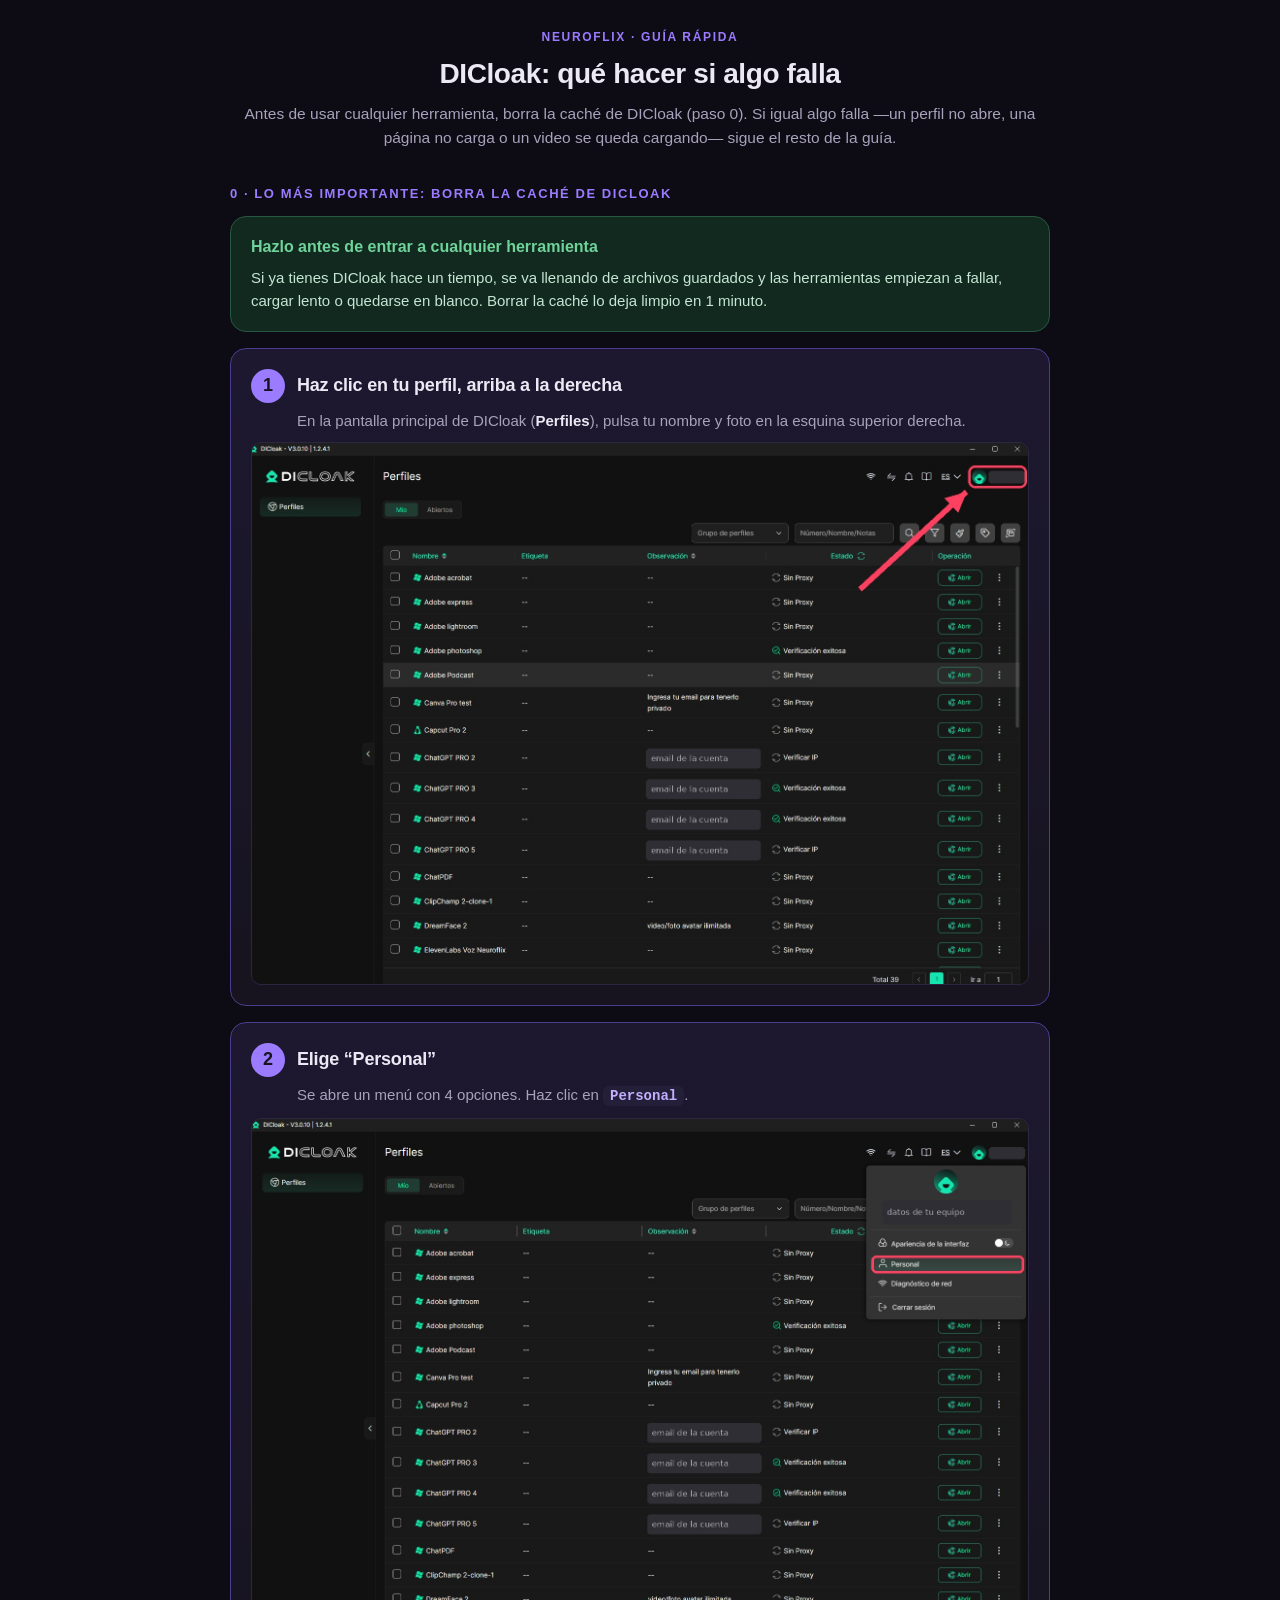
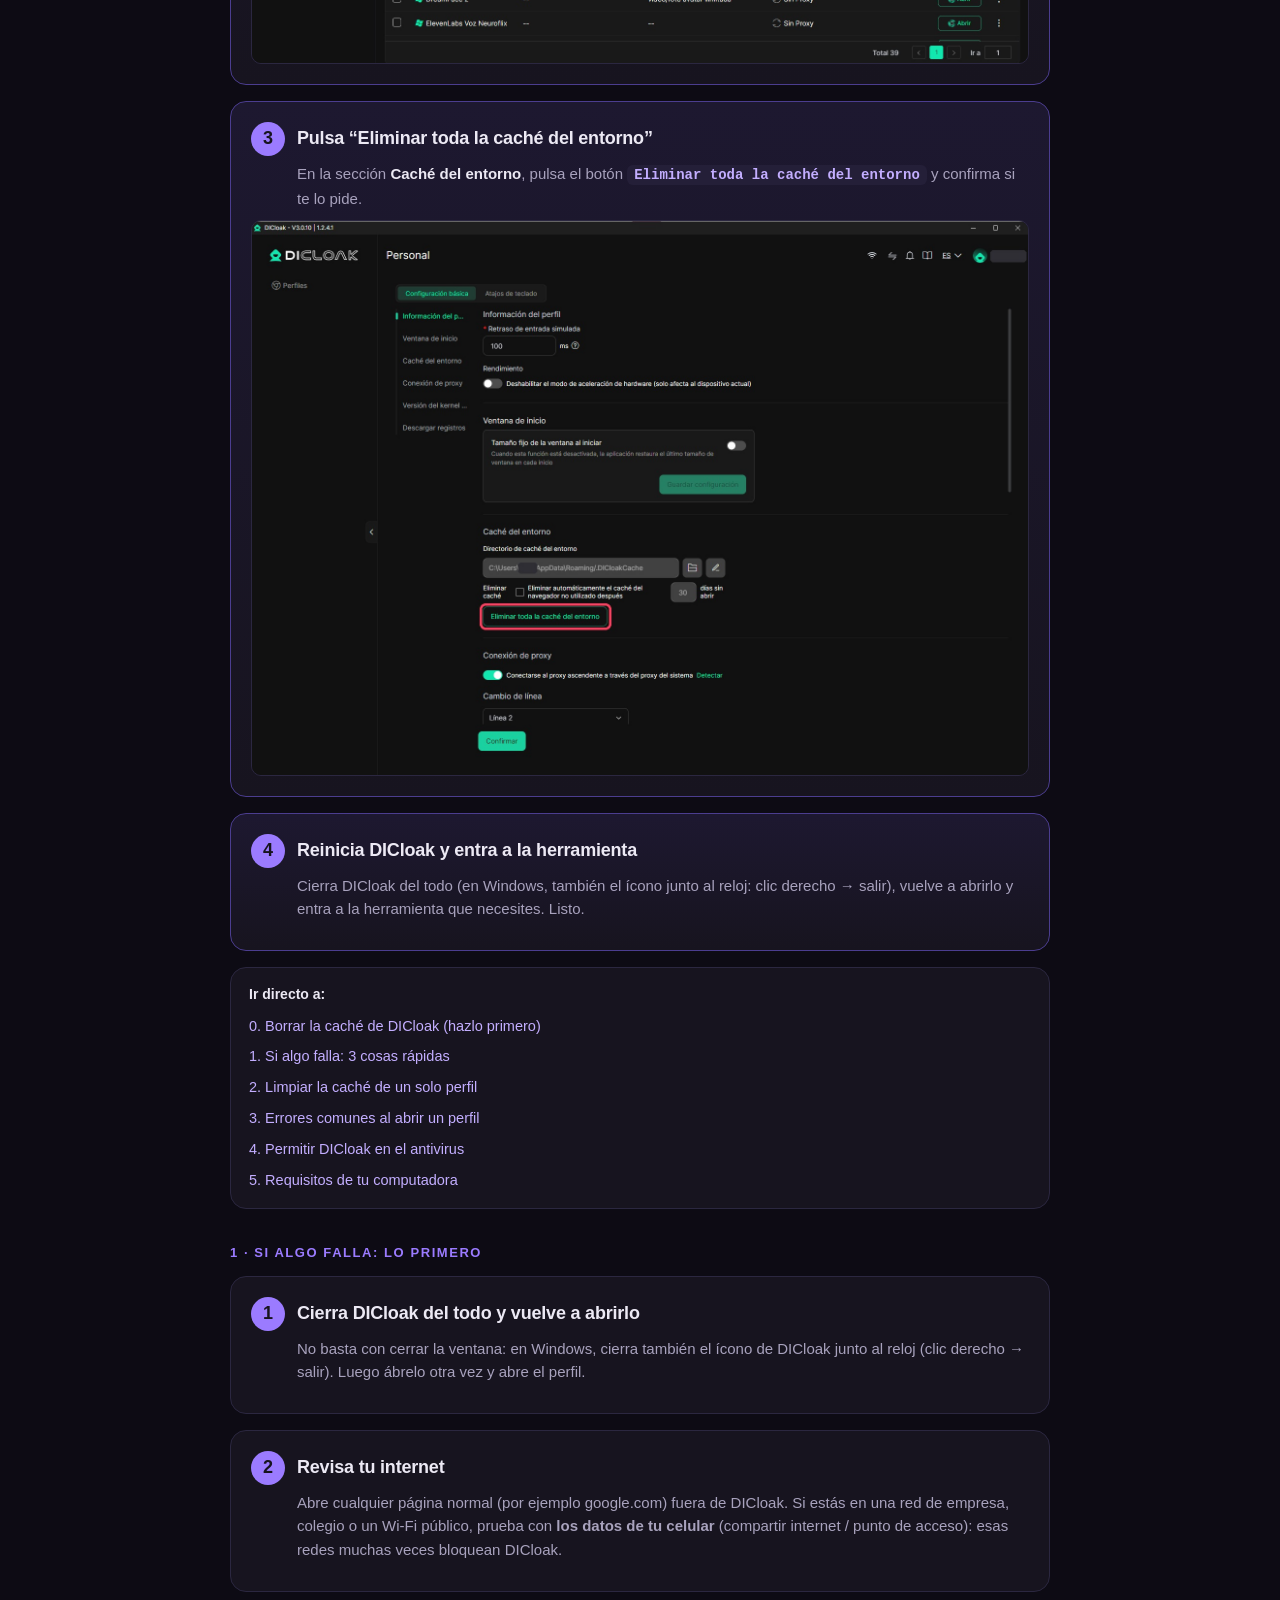
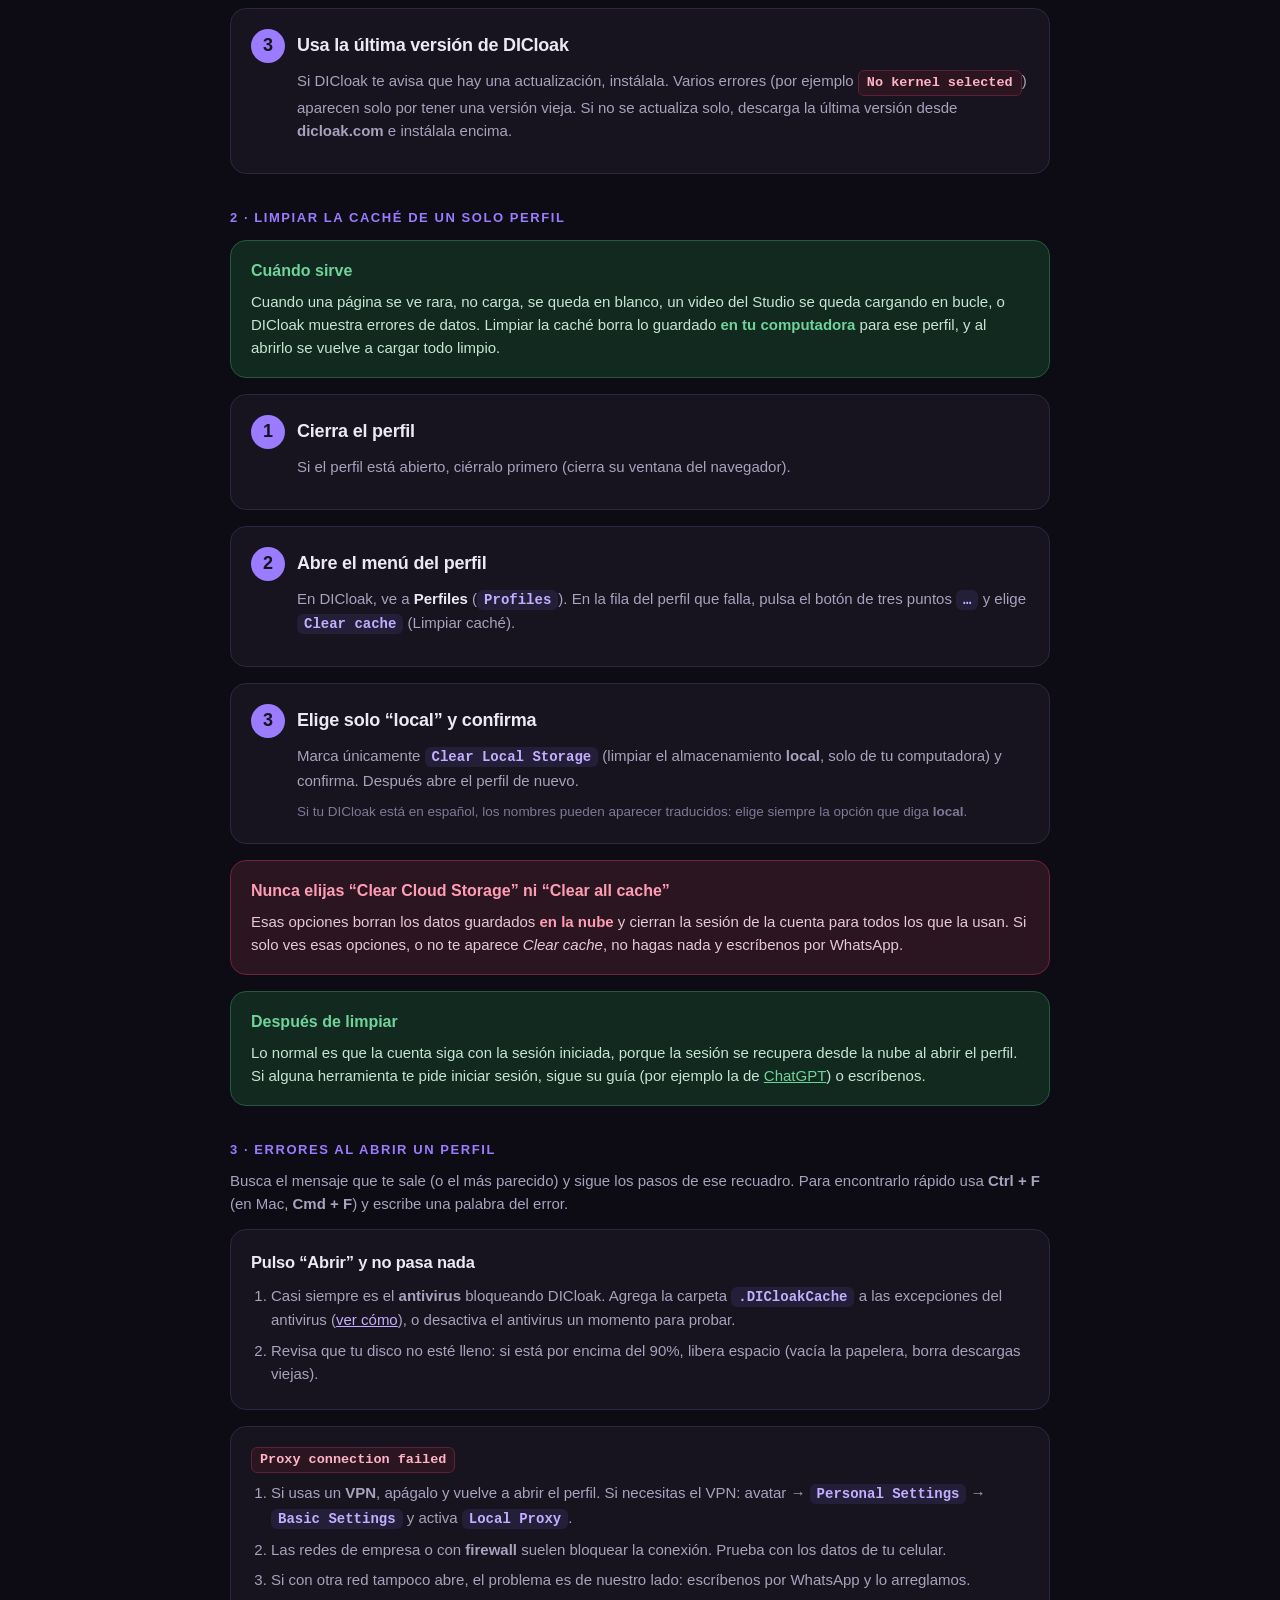
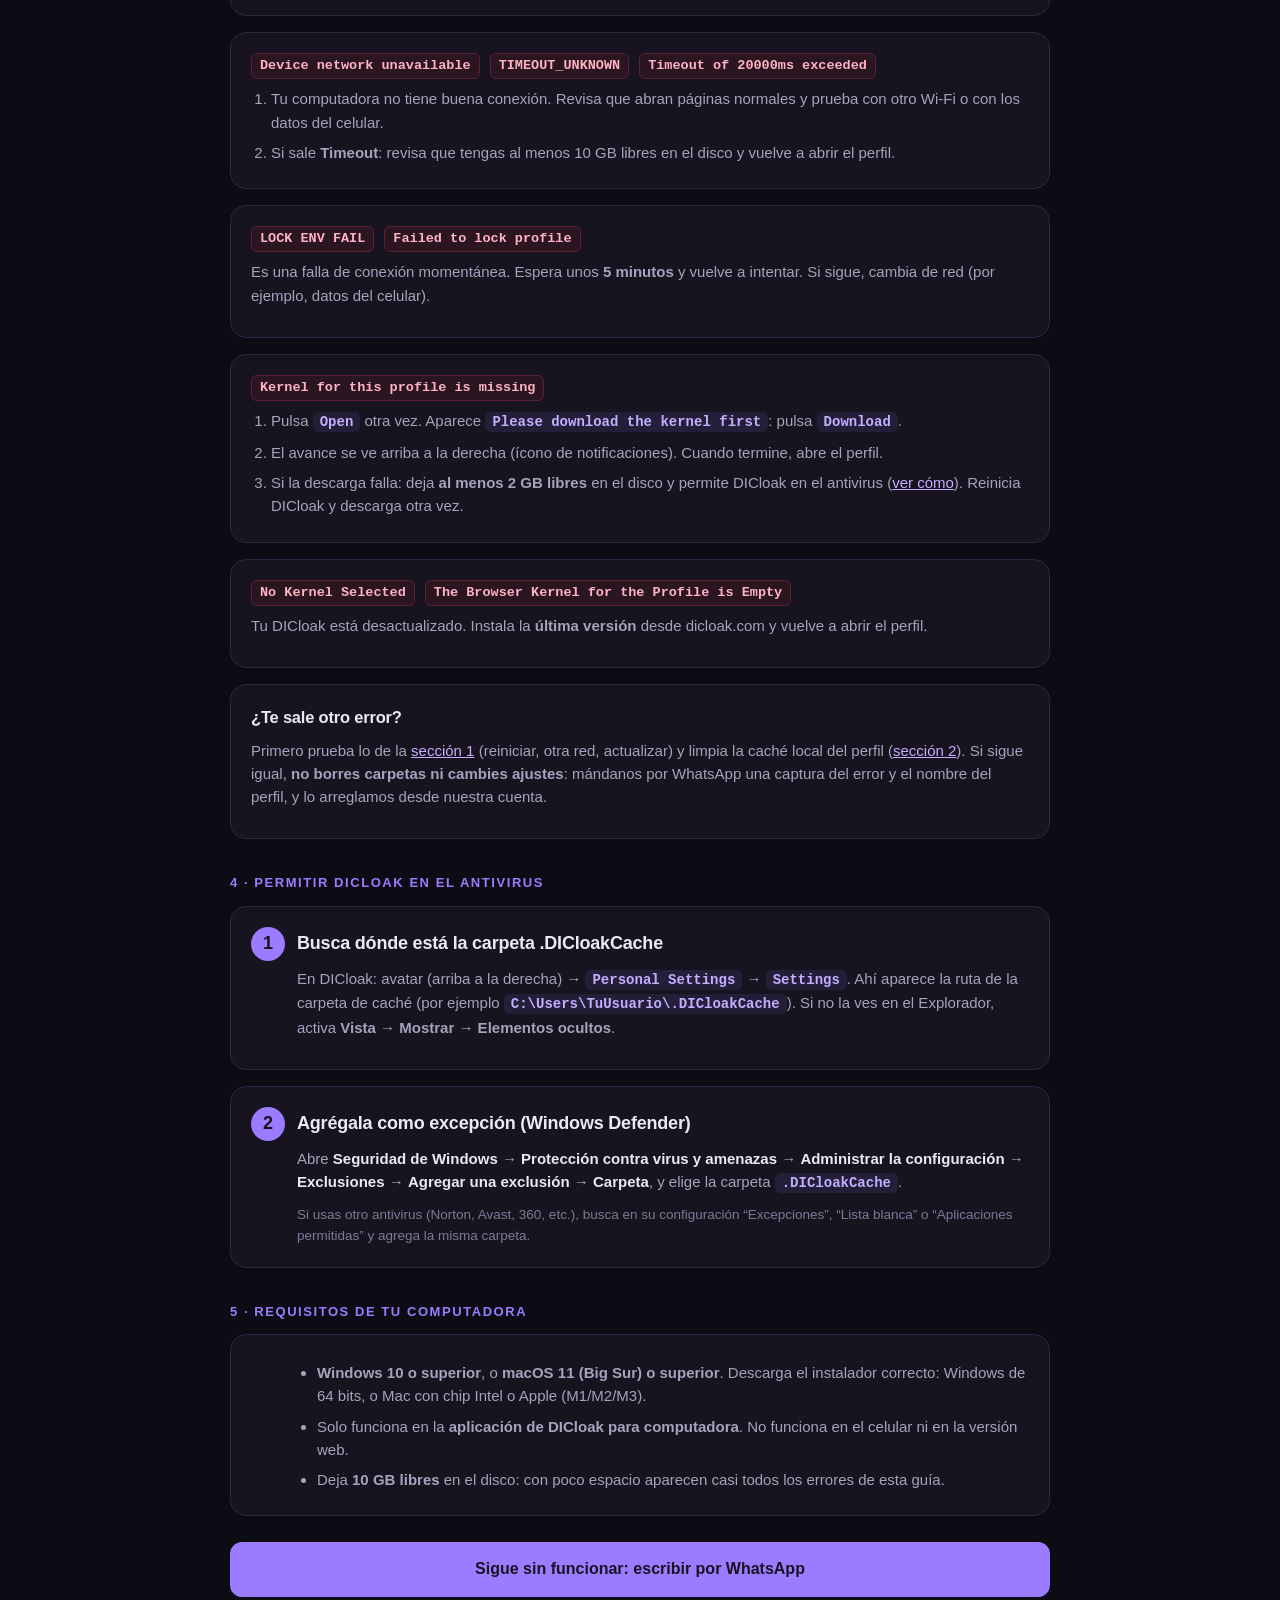
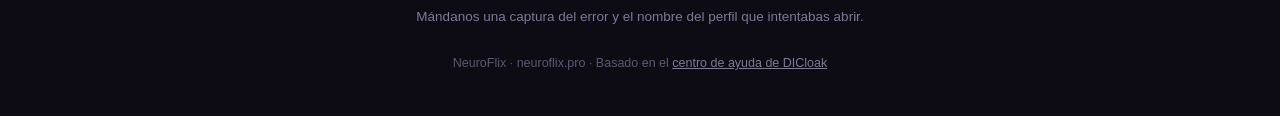
<file: dicloak/index.html>
<!DOCTYPE html>
<html lang="es">
<head>
<meta charset="UTF-8">
<meta name="viewport" content="width=device-width,initial-scale=1">
<meta name="robots" content="noindex">
<title>DICloak: qué hacer si algo falla - NeuroFlix</title>
<style>
*{box-sizing:border-box;margin:0;padding:0}
html{scroll-behavior:smooth}
body{font-family:-apple-system,BlinkMacSystemFont,"Segoe UI",Arial,Helvetica,sans-serif;background:#0d0b14;color:#ece9f4;line-height:1.55;padding:28px 16px 56px}
.wrap{max-width:820px;margin:0 auto}
header{text-align:center;margin-bottom:26px}
.kicker{font-size:12px;letter-spacing:.14em;text-transform:uppercase;color:#9b7bff;font-weight:700;margin-bottom:10px}
h1{font-size:28px;font-weight:700;letter-spacing:-.4px;line-height:1.2;text-wrap:balance}
.lead{color:#a8a2bd;font-size:15.5px;margin-top:12px}
.sec{font-size:13px;letter-spacing:.12em;text-transform:uppercase;color:#9b7bff;font-weight:700;margin:34px 0 12px}
.step{background:#17141f;border:1px solid #2b2740;border-radius:16px;padding:20px;margin-bottom:16px;scroll-margin-top:16px}
.head{display:flex;align-items:center;gap:12px;margin-bottom:6px}
.num{flex:none;width:34px;height:34px;border-radius:50%;background:#9b7bff;color:#17141f;font-weight:800;font-size:18px;display:flex;align-items:center;justify-content:center}
h2{font-size:18px;font-weight:650;letter-spacing:-.2px;text-wrap:balance}
.step>p{color:#a8a2bd;font-size:15px;margin:2px 0 10px 46px}
.step ol,.step ul{color:#a8a2bd;font-size:15px;margin:6px 0 4px 66px;display:grid;gap:7px}
.step p.nota{font-size:13.5px;color:#7f7996;margin:10px 0 0 46px}
code{background:#241f38;color:#c3aeff;padding:2px 7px;border-radius:6px;font-size:14px;font-weight:600}
.err{display:inline-block;background:#2a1520;color:#ffb3c5;border:1px solid #5a2236;padding:2px 8px;border-radius:6px;font:600 13.5px/1.5 ui-monospace,SFMono-Regular,Menlo,Consolas,monospace;word-break:break-word}
.ruta{color:#ece9f4;font-weight:600}
.aviso{background:#2a1520;border:1px solid #6b2540;border-radius:16px;padding:18px 20px;margin:0 0 16px}
.aviso b{color:#ff9db4}
.aviso p{color:#e8c9d3;font-size:15px;margin-top:6px}
.ok{background:#12291f;border:1px solid #26593f;border-radius:16px;padding:18px 20px;margin-bottom:16px}
.ok b{color:#6fd39a}
.ok p{color:#c4e6d3;font-size:15px;margin-top:6px}
.indice{background:#17141f;border:1px solid #2b2740;border-radius:16px;padding:16px 18px}
.indice b{display:block;font-size:14px;margin-bottom:8px}
.indice ul{list-style:none;display:grid;gap:6px}
.indice a{color:#c3aeff;text-decoration:none;font-size:14.5px}
.indice a:hover{text-decoration:underline}
.indice a:focus-visible,.cta:focus-visible{outline:3px solid #ece9f4;outline-offset:3px;border-radius:4px}
.errhead{display:flex;flex-wrap:wrap;align-items:center;gap:8px 10px;margin-bottom:8px}
.errhead h2{font-size:16.5px}
.errcard>p,.errcard ol,.errcard ul{margin-left:0}
.errcard ol,.errcard ul{margin-left:20px}
.admin{font-size:13.5px;color:#7f7996;margin-top:10px}
.cta{display:block;text-align:center;background:#9b7bff;color:#17141f;font-weight:700;font-size:16px;text-decoration:none;padding:15px;border-radius:12px;margin-top:26px}
footer{text-align:center;color:#5d5873;font-size:12.5px;margin-top:26px}
footer a{color:#7f7996}
@media(max-width:560px){h1{font-size:23px}.step{padding:16px}.step>p,.step p.nota{margin-left:0}.step ol,.step ul{margin-left:20px}}
.step img{width:100%;height:auto;display:block;border-radius:10px;border:1px solid #2b2740;margin-top:4px}
.destacado{border-color:#4b3d8f;background:linear-gradient(180deg,#1d1830,#17141f)}
</style>
</head>
<body>
<div class="wrap">
<header>
<div class="kicker">NeuroFlix &middot; Guía rápida</div>
<h1>DICloak: qué hacer si algo falla</h1>
<p class="lead">Antes de usar cualquier herramienta, borra la caché de DICloak (paso 0). Si igual algo falla —un perfil no abre, una página no carga o un video se queda cargando— sigue el resto de la guía.</p>
</header>

<div class="sec" id="borrar-cache">0 · Lo más importante: borra la caché de DICloak</div>

<div class="ok">
<b>Hazlo antes de entrar a cualquier herramienta</b>
<p>Si ya tienes DICloak hace un tiempo, se va llenando de archivos guardados y las herramientas empiezan a fallar, cargar lento o quedarse en blanco. Borrar la caché lo deja limpio en 1 minuto.</p>
</div>

<div class="step destacado">
<div class="head"><div class="num">1</div><h2>Haz clic en tu perfil, arriba a la derecha</h2></div>
<p>En la pantalla principal de DICloak (<span class="ruta">Perfiles</span>), pulsa tu nombre y foto en la esquina superior derecha.</p>
<img alt="Paso 1: en DICloak, hacer clic en el perfil arriba a la derecha" src="/dicloak/cache1.jpg" width="1595" height="1112">
</div>

<div class="step destacado">
<div class="head"><div class="num">2</div><h2>Elige “Personal”</h2></div>
<p>Se abre un menú con 4 opciones. Haz clic en <code>Personal</code>.</p>
<img alt="Paso 2: en el menú del perfil, hacer clic en Personal" src="/dicloak/cache2.jpg" width="1601" height="1124">
</div>

<div class="step destacado">
<div class="head"><div class="num">3</div><h2>Pulsa “Eliminar toda la caché del entorno”</h2></div>
<p>En la sección <span class="ruta">Caché del entorno</span>, pulsa el botón <code>Eliminar toda la caché del entorno</code> y confirma si te lo pide.</p>
<img alt="Paso 3: pulsar el botón Eliminar toda la caché del entorno" src="/dicloak/cache3.jpg" width="1602" height="1142">
</div>

<div class="step destacado">
<div class="head"><div class="num">4</div><h2>Reinicia DICloak y entra a la herramienta</h2></div>
<p>Cierra DICloak del todo (en Windows, también el ícono junto al reloj: clic derecho &rarr; salir), vuelve a abrirlo y entra a la herramienta que necesites. Listo.</p>
</div>

<nav class="indice" aria-label="Contenido">
<b>Ir directo a:</b>
<ul>
<li><a href="#borrar-cache">0. Borrar la caché de DICloak (hazlo primero)</a></li>
<li><a href="#basico">1. Si algo falla: 3 cosas rápidas</a></li>
<li><a href="#cache">2. Limpiar la caché de un solo perfil</a></li>
<li><a href="#errores">3. Errores comunes al abrir un perfil</a></li>
<li><a href="#antivirus">4. Permitir DICloak en el antivirus</a></li>
<li><a href="#requisitos">5. Requisitos de tu computadora</a></li>
</ul>
</nav>

<div class="sec" id="basico">1 · Si algo falla: lo primero</div>

<div class="step">
<div class="head"><div class="num">1</div><h2>Cierra DICloak del todo y vuelve a abrirlo</h2></div>
<p>No basta con cerrar la ventana: en Windows, cierra también el ícono de DICloak junto al reloj (clic derecho &rarr; salir). Luego ábrelo otra vez y abre el perfil.</p>
</div>

<div class="step">
<div class="head"><div class="num">2</div><h2>Revisa tu internet</h2></div>
<p>Abre cualquier página normal (por ejemplo google.com) fuera de DICloak. Si estás en una red de empresa, colegio o un Wi-Fi público, prueba con <b>los datos de tu celular</b> (compartir internet / punto de acceso): esas redes muchas veces bloquean DICloak.</p>
</div>

<div class="step">
<div class="head"><div class="num">3</div><h2>Usa la última versión de DICloak</h2></div>
<p>Si DICloak te avisa que hay una actualización, instálala. Varios errores (por ejemplo <span class="err">No kernel selected</span>) aparecen solo por tener una versión vieja. Si no se actualiza solo, descarga la última versión desde <b>dicloak.com</b> e instálala encima.</p>
</div>

<div class="sec" id="cache">2 · Limpiar la caché de un solo perfil</div>

<div class="ok">
<b>Cuándo sirve</b>
<p>Cuando una página se ve rara, no carga, se queda en blanco, un video del Studio se queda cargando en bucle, o DICloak muestra errores de datos. Limpiar la caché borra lo guardado <b>en tu computadora</b> para ese perfil, y al abrirlo se vuelve a cargar todo limpio.</p>
</div>

<div class="step">
<div class="head"><div class="num">1</div><h2>Cierra el perfil</h2></div>
<p>Si el perfil está abierto, ciérralo primero (cierra su ventana del navegador).</p>
</div>

<div class="step">
<div class="head"><div class="num">2</div><h2>Abre el menú del perfil</h2></div>
<p>En DICloak, ve a <span class="ruta">Perfiles</span> (<code>Profiles</code>). En la fila del perfil que falla, pulsa el botón de tres puntos <code>…</code> y elige <code>Clear cache</code> (Limpiar caché).</p>
</div>

<div class="step">
<div class="head"><div class="num">3</div><h2>Elige solo “local” y confirma</h2></div>
<p>Marca únicamente <code>Clear Local Storage</code> (limpiar el almacenamiento <b>local</b>, solo de tu computadora) y confirma. Después abre el perfil de nuevo.</p>
<p class="nota">Si tu DICloak está en español, los nombres pueden aparecer traducidos: elige siempre la opción que diga <b>local</b>.</p>
</div>

<div class="aviso">
<b>Nunca elijas “Clear Cloud Storage” ni “Clear all cache”</b>
<p>Esas opciones borran los datos guardados <b>en la nube</b> y cierran la sesión de la cuenta para todos los que la usan. Si solo ves esas opciones, o no te aparece <i>Clear cache</i>, no hagas nada y escríbenos por WhatsApp.</p>
</div>

<div class="ok">
<b>Después de limpiar</b>
<p>Lo normal es que la cuenta siga con la sesión iniciada, porque la sesión se recupera desde la nube al abrir el perfil. Si alguna herramienta te pide iniciar sesión, sigue su guía (por ejemplo la de <a href="/chatgpt" style="color:#6fd39a">ChatGPT</a>) o escríbenos.</p>
</div>

<div class="sec" id="errores">3 · Errores al abrir un perfil</div>
<p style="color:#a8a2bd;font-size:15px;margin:-4px 0 14px">Busca el mensaje que te sale (o el más parecido) y sigue los pasos de ese recuadro. Para encontrarlo rápido usa <b>Ctrl + F</b> (en Mac, <b>Cmd + F</b>) y escribe una palabra del error.</p>

<div class="step errcard" id="nada">
<div class="errhead"><h2>Pulso “Abrir” y no pasa nada</h2></div>
<ol>
<li>Casi siempre es el <b>antivirus</b> bloqueando DICloak. Agrega la carpeta <code>.DICloakCache</code> a las excepciones del antivirus (<a href="#antivirus" style="color:#c3aeff">ver cómo</a>), o desactiva el antivirus un momento para probar.</li>
<li>Revisa que tu disco no esté lleno: si está por encima del 90%, libera espacio (vacía la papelera, borra descargas viejas).</li>
</ol>
</div>



<div class="step errcard" id="proxy">
<div class="errhead"><span class="err">Proxy connection failed</span></div>
<ol>
<li>Si usas un <b>VPN</b>, apágalo y vuelve a abrir el perfil. Si necesitas el VPN: avatar &rarr; <code>Personal Settings</code> &rarr; <code>Basic Settings</code> y activa <code>Local Proxy</code>.</li>
<li>Las redes de empresa o con <b>firewall</b> suelen bloquear la conexión. Prueba con los datos de tu celular.</li>
<li>Si con otra red tampoco abre, el problema es de nuestro lado: escríbenos por WhatsApp y lo arreglamos.</li>
</ol>
</div>

<div class="step errcard" id="red">
<div class="errhead"><span class="err">Device network unavailable</span><span class="err">TIMEOUT_UNKNOWN</span><span class="err">Timeout of 20000ms exceeded</span></div>
<ol>
<li>Tu computadora no tiene buena conexión. Revisa que abran páginas normales y prueba con otro Wi-Fi o con los datos del celular.</li>
<li>Si sale <b>Timeout</b>: revisa que tengas al menos 10 GB libres en el disco y vuelve a abrir el perfil.</li>
</ol>
</div>

<div class="step errcard" id="lock">
<div class="errhead"><span class="err">LOCK ENV FAIL</span><span class="err">Failed to lock profile</span></div>
<p>Es una falla de conexión momentánea. Espera unos <b>5 minutos</b> y vuelve a intentar. Si sigue, cambia de red (por ejemplo, datos del celular).</p>
</div>


<div class="step errcard" id="kernel-missing">
<div class="errhead"><span class="err">Kernel for this profile is missing</span></div>
<ol>
<li>Pulsa <code>Open</code> otra vez. Aparece <code>Please download the kernel first</code>: pulsa <code>Download</code>.</li>
<li>El avance se ve arriba a la derecha (ícono de notificaciones). Cuando termine, abre el perfil.</li>
<li>Si la descarga falla: deja <b>al menos 2 GB libres</b> en el disco y permite DICloak en el antivirus (<a href="#antivirus" style="color:#c3aeff">ver cómo</a>). Reinicia DICloak y descarga otra vez.</li>
</ol>
</div>



<div class="step errcard" id="sin-kernel">
<div class="errhead"><span class="err">No Kernel Selected</span><span class="err">The Browser Kernel for the Profile is Empty</span></div>
<p>Tu DICloak está desactualizado. Instala la <b>última versión</b> desde dicloak.com y vuelve a abrir el perfil.</p>
</div>

<div class="step errcard" id="otro">
<div class="errhead"><h2>¿Te sale otro error?</h2></div>
<p>Primero prueba lo de la <a href="#basico" style="color:#c3aeff">sección 1</a> (reiniciar, otra red, actualizar) y limpia la caché local del perfil (<a href="#cache" style="color:#c3aeff">sección 2</a>). Si sigue igual, <b>no borres carpetas ni cambies ajustes</b>: mándanos por WhatsApp una captura del error y el nombre del perfil, y lo arreglamos desde nuestra cuenta.</p>
</div>

<div class="sec" id="antivirus">4 · Permitir DICloak en el antivirus</div>

<div class="step">
<div class="head"><div class="num">1</div><h2>Busca dónde está la carpeta .DICloakCache</h2></div>
<p>En DICloak: avatar (arriba a la derecha) &rarr; <code>Personal Settings</code> &rarr; <code>Settings</code>. Ahí aparece la ruta de la carpeta de caché (por ejemplo <code>C:\Users\TuUsuario\.DICloakCache</code>). Si no la ves en el Explorador, activa <b>Vista &rarr; Mostrar &rarr; Elementos ocultos</b>.</p>
</div>

<div class="step">
<div class="head"><div class="num">2</div><h2>Agrégala como excepción (Windows Defender)</h2></div>
<p>Abre <span class="ruta">Seguridad de Windows</span> &rarr; <span class="ruta">Protección contra virus y amenazas</span> &rarr; <span class="ruta">Administrar la configuración</span> &rarr; <span class="ruta">Exclusiones</span> &rarr; <span class="ruta">Agregar una exclusión</span> &rarr; <span class="ruta">Carpeta</span>, y elige la carpeta <code>.DICloakCache</code>.</p>
<p class="nota">Si usas otro antivirus (Norton, Avast, 360, etc.), busca en su configuración “Excepciones”, “Lista blanca” o “Aplicaciones permitidas” y agrega la misma carpeta.</p>
</div>

<div class="sec" id="requisitos">5 · Requisitos de tu computadora</div>

<div class="step">
<ul>
<li><b>Windows 10 o superior</b>, o <b>macOS 11 (Big Sur) o superior</b>. Descarga el instalador correcto: Windows de 64 bits, o Mac con chip Intel o Apple (M1/M2/M3).</li>
<li>Solo funciona en la <b>aplicación de DICloak para computadora</b>. No funciona en el celular ni en la versión web.</li>
<li>Deja <b>10 GB libres</b> en el disco: con poco espacio aparecen casi todos los errores de esta guía.</li>
</ul>
</div>

<a class="cta" href="https://wa.me/5511932230557">Sigue sin funcionar: escribir por WhatsApp</a>
<p style="text-align:center;color:#7f7996;font-size:13.5px;margin-top:10px">Mándanos una captura del error y el nombre del perfil que intentabas abrir.</p>
<footer>NeuroFlix &middot; neuroflix.pro &middot; Basado en el <a href="https://help.dicloak.com/" rel="noopener">centro de ayuda de DICloak</a></footer>
</div>
</body>
</html>
</file>
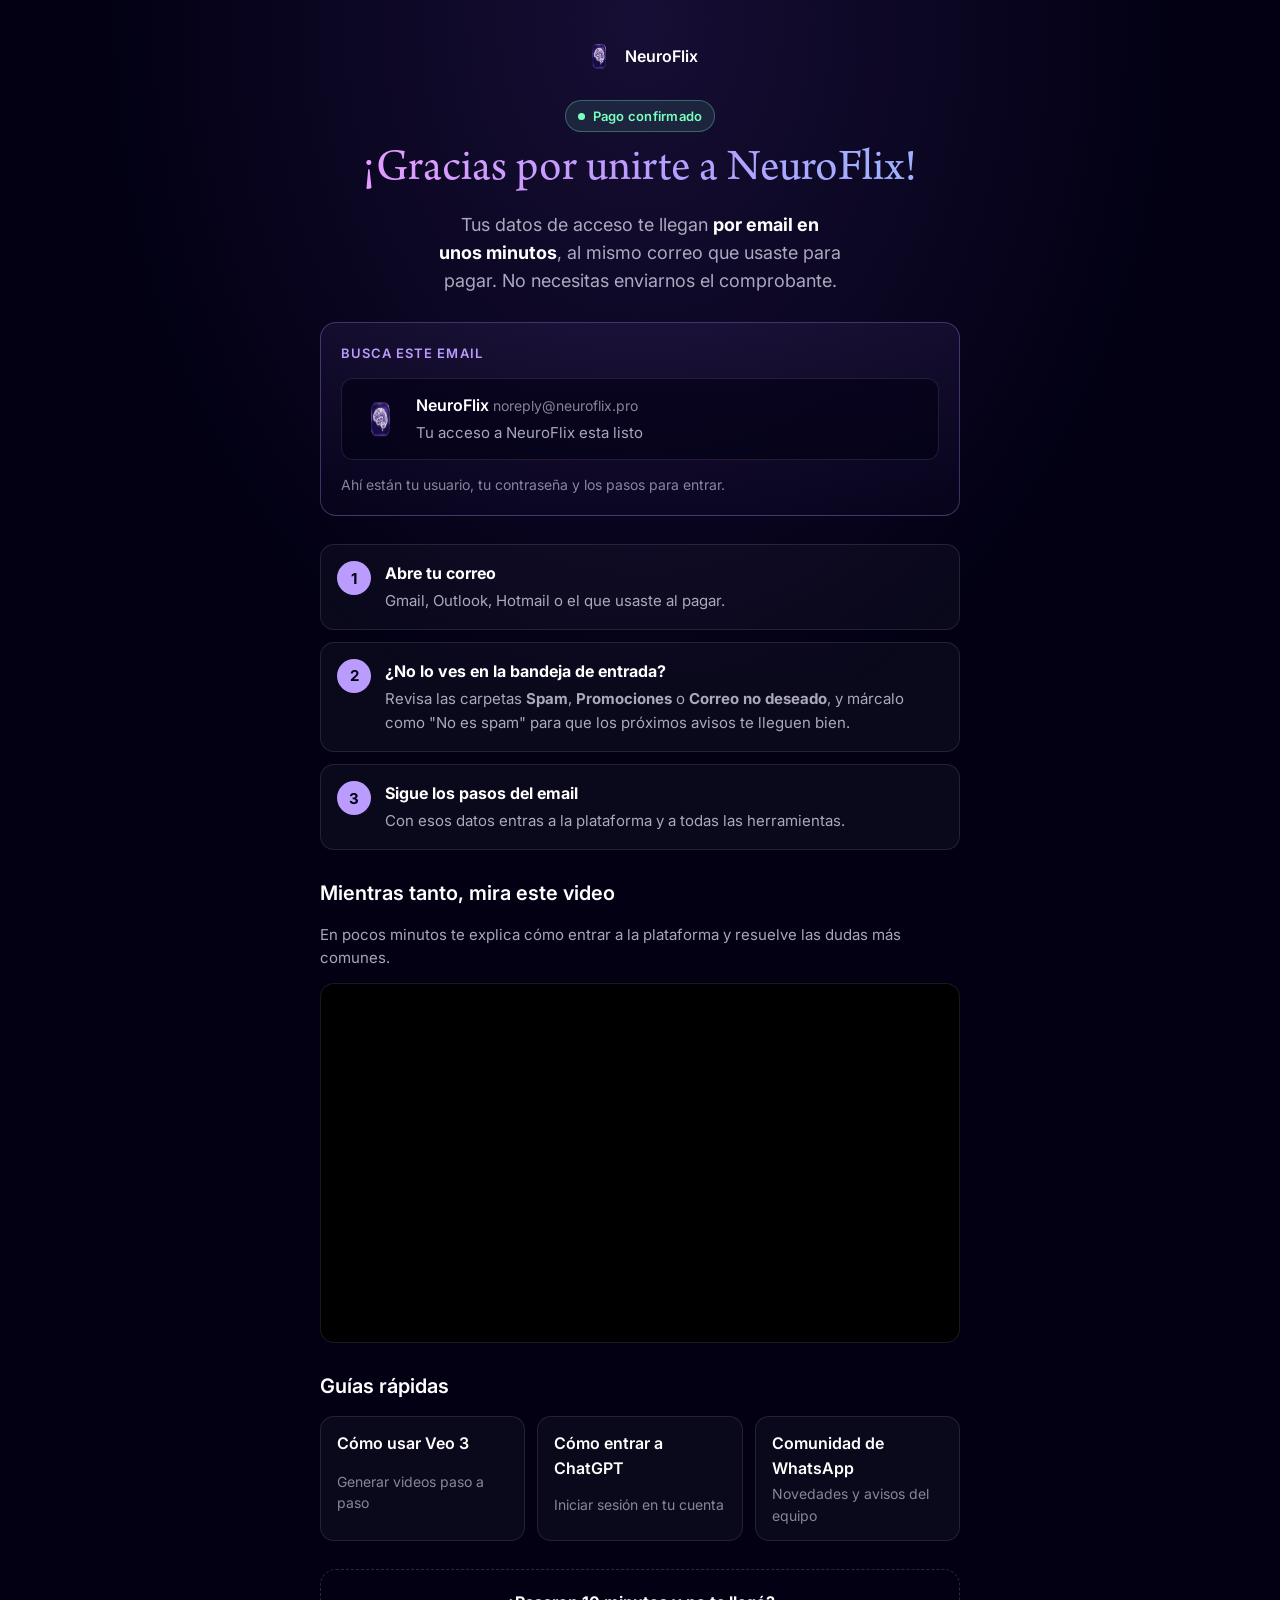
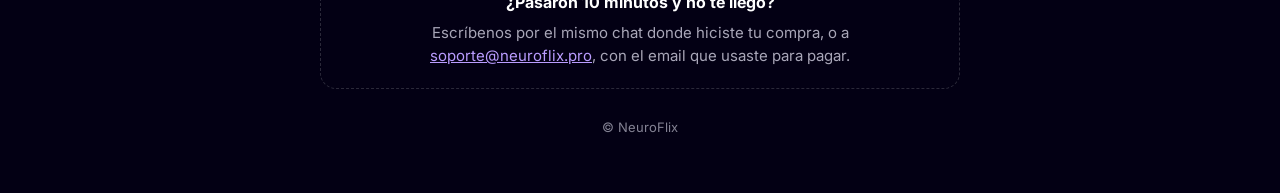
<file: gracias/index.html>
<!DOCTYPE html>
<html lang="es">
<head>
<meta charset="UTF-8">
<meta name="viewport" content="width=device-width, initial-scale=1.0">
<title>¡Gracias por unirte a NeuroFlix!</title>
<meta name="description" content="Pago confirmado. Tus datos de acceso a NeuroFlix llegan a tu email en unos minutos.">
<meta name="robots" content="noindex">
<meta name="theme-color" content="#030014">
<link rel="icon" href="/files/logo1.png">
<link rel="apple-touch-icon" href="/files/logo1.png">
<link rel="preconnect" href="https://fonts.googleapis.com">
<link rel="stylesheet" href="https://fonts.googleapis.com/css2?family=Inter:wght@400;500;600;700&display=swap">
<style>
  @font-face { font-family: LaObrige; src: url(/files/LaObrige.otf); font-display: swap; }
  :root {
    --fondo: #030014;
    --texto: #ffffff;
    --suave: rgba(239, 237, 253, .7);
    --tenue: rgba(239, 237, 253, .55);
    --borde: rgba(255, 255, 255, .1);
    --tarjeta: rgba(255, 255, 255, .03);
    --lila: #ba9cff;
    --verde: #79ffbf;
  }
  * { box-sizing: border-box; margin: 0; padding: 0; -webkit-font-smoothing: antialiased; }
  html, body { overflow-x: hidden; }
  body {
    background: var(--fondo);
    color: var(--texto);
    font: 16px/1.55 'Inter', system-ui, -apple-system, 'Segoe UI', Roboto, sans-serif;
    padding-inline: 16px;
    position: relative;
  }
  body::before {
    content: ""; position: fixed; top: -220px; left: 50%; transform: translateX(-50%);
    width: 1440px; height: 900px; pointer-events: none; z-index: 0;
    background: radial-gradient(37.74% 81.78% at 50% 26.56%, rgba(148, 101, 255, .14) 0%, rgba(3, 0, 20, 0) 100%);
  }
  main { position: relative; z-index: 1; max-width: 640px; margin: 0 auto; padding-block: 40px 56px; display: grid; gap: 28px; }
  .marca { display: flex; align-items: center; justify-content: center; gap: 10px; font-weight: 600; }
  .marca img { width: 32px; height: 32px; border-radius: 8px; }
  .cabeza { text-align: center; display: grid; gap: 14px; justify-items: center; }
  .chip {
    display: inline-flex; align-items: center; gap: 8px;
    font-size: 13px; font-weight: 600; letter-spacing: .02em;
    color: var(--verde); background: rgba(121, 255, 191, .1); border: 1px solid rgba(121, 255, 191, .3);
    padding: 5px 12px; border-radius: 999px;
  }
  h1 {
    font-family: LaObrige, 'Inter', serif; font-weight: 400;
    font-size: clamp(32px, 7vw, 46px); line-height: 1.1; text-wrap: balance;
    background: linear-gradient(90deg, #e59cff, #ba9cff 50%, #9cb2ff);
    -webkit-background-clip: text; background-clip: text; color: transparent;
  }
  .lead { font-size: 18px; color: var(--suave); max-width: 32em; text-wrap: balance; }
  .lead strong { color: var(--texto); }

  .correo {
    border: 1px solid rgba(186, 156, 255, .3);
    background: linear-gradient(180deg, rgba(168, 127, 255, .08), rgba(168, 127, 255, .02));
    border-radius: 16px; padding: 20px;
    display: grid; gap: 14px;
  }
  .correo h2 { font-size: 13px; font-weight: 600; text-transform: uppercase; letter-spacing: .08em; color: var(--lila); }
  .mail {
    display: grid; grid-template-columns: 44px 1fr; gap: 4px 14px; align-items: center;
    background: rgba(3, 0, 20, .6); border: 1px solid var(--borde); border-radius: 12px; padding: 14px 16px;
  }
  .mail img { grid-row: span 2; width: 44px; height: 44px; border-radius: 50%; }
  .mail .de { font-weight: 600; overflow-wrap: anywhere; }
  .mail .de span { font-weight: 400; color: var(--tenue); font-size: 14px; }
  .mail .asunto { color: var(--suave); font-size: 15px; }
  .correo p { font-size: 14px; color: var(--tenue); }

  .pasos { list-style: none; display: grid; gap: 12px; counter-reset: paso; }
  .pasos li {
    counter-increment: paso;
    display: grid; grid-template-columns: 34px 1fr; gap: 14px; align-items: start;
    padding: 16px; border: 1px solid var(--borde); border-radius: 14px; background: var(--tarjeta);
  }
  .pasos li::before {
    content: counter(paso);
    width: 34px; height: 34px; border-radius: 50%;
    display: grid; place-items: center; font-weight: 700; font-size: 15px;
    color: var(--fondo); background: var(--lila);
  }
  .pasos b { display: block; margin-bottom: 2px; }
  .pasos span { color: var(--suave); font-size: 15px; }

  section { display: grid; gap: 14px; }
  section > h2 { font-size: 20px; font-weight: 600; text-wrap: balance; }
  section > p { color: var(--suave); font-size: 15px; }
  .video { position: relative; aspect-ratio: 16 / 9; max-width: 100%; border-radius: 14px; overflow: hidden; border: 1px solid var(--borde); background: #000; }
  .video iframe { position: absolute; inset: 0; width: 100%; height: 100%; border: 0; }
  .enlaces { display: grid; grid-template-columns: repeat(auto-fit, minmax(180px, 1fr)); gap: 12px; }
  .enlaces a {
    display: grid; gap: 2px; text-decoration: none; color: var(--texto);
    padding: 14px 16px; border: 1px solid var(--borde); border-radius: 14px; background: var(--tarjeta);
    transition: border-color .15s, background .15s;
  }
  .enlaces a:hover { border-color: rgba(186, 156, 255, .45); background: rgba(186, 156, 255, .06); }
  .enlaces a:focus-visible, .ayuda a:focus-visible { outline: 2px solid var(--lila); outline-offset: 2px; }
  .enlaces b { font-weight: 600; }
  .enlaces span { color: var(--tenue); font-size: 14px; }

  .ayuda {
    text-align: center; display: grid; gap: 6px; justify-items: center;
    padding: 20px; border-radius: 16px; border: 1px dashed rgba(255, 255, 255, .16);
  }
  .ayuda b { font-size: 16px; }
  .ayuda p { color: var(--suave); font-size: 15px; max-width: 30em; }
  .ayuda a { color: var(--lila); }
  footer { text-align: center; color: var(--tenue); font-size: 13px; }
  @media (prefers-reduced-motion: no-preference) {
    .chip::before { content: ""; width: 7px; height: 7px; border-radius: 50%; background: var(--verde); animation: latido 1.8s ease-in-out infinite; }
    @keyframes latido { 50% { opacity: .35; } }
  }
  @media (prefers-reduced-motion: reduce) {
    .chip::before { content: ""; width: 7px; height: 7px; border-radius: 50%; background: var(--verde); }
  }
</style>
</head>
<body>
<main>
  <div class="marca"><img src="/files/logo1.png" alt="" width="32" height="32">NeuroFlix</div>

  <header class="cabeza">
    <span class="chip">Pago confirmado</span>
    <h1>¡Gracias por unirte a NeuroFlix!</h1>
    <p class="lead">Tus datos de acceso te llegan <strong>por email en unos minutos</strong>, al mismo correo que usaste para pagar. No necesitas enviarnos el comprobante.</p>
  </header>

  <div class="correo">
    <h2>Busca este email</h2>
    <div class="mail">
      <img src="/files/logo1.png" alt="" width="44" height="44">
      <div class="de">NeuroFlix <span>noreply@neuroflix.pro</span></div>
      <div class="asunto">Tu acceso a NeuroFlix esta listo</div>
    </div>
    <p>Ahí están tu usuario, tu contraseña y los pasos para entrar.</p>
  </div>

  <ol class="pasos">
    <li><div><b>Abre tu correo</b><span>Gmail, Outlook, Hotmail o el que usaste al pagar.</span></div></li>
    <li><div><b>¿No lo ves en la bandeja de entrada?</b><span>Revisa las carpetas <strong>Spam</strong>, <strong>Promociones</strong> o <strong>Correo no deseado</strong>, y márcalo como "No es spam" para que los próximos avisos te lleguen bien.</span></div></li>
    <li><div><b>Sigue los pasos del email</b><span>Con esos datos entras a la plataforma y a todas las herramientas.</span></div></li>
  </ol>

  <section>
    <h2>Mientras tanto, mira este video</h2>
    <p>En pocos minutos te explica cómo entrar a la plataforma y resuelve las dudas más comunes.</p>
    <div class="video">
      <iframe src="https://www.youtube.com/embed/gzebVcIu1ZU?rel=0&modestbranding=1" title="Tutorial de bienvenida a NeuroFlix" loading="lazy" allow="accelerometer; clipboard-write; encrypted-media; gyroscope; picture-in-picture" allowfullscreen></iframe>
    </div>
  </section>

  <section>
    <h2>Guías rápidas</h2>
    <div class="enlaces">
      <a href="/veo"><b>Cómo usar Veo 3</b><span>Generar videos paso a paso</span></a>
      <a href="/chatgpt"><b>Cómo entrar a ChatGPT</b><span>Iniciar sesión en tu cuenta</span></a>
      <a href="https://chat.whatsapp.com/G5WzPRaAxquLJCkjrvpVjd" target="_blank" rel="noopener"><b>Comunidad de WhatsApp</b><span>Novedades y avisos del equipo</span></a>
    </div>
  </section>

  <div class="ayuda">
    <b>¿Pasaron 10 minutos y no te llegó?</b>
    <p>Escríbenos por el mismo chat donde hiciste tu compra, o a <a href="mailto:soporte@neuroflix.pro">soporte@neuroflix.pro</a>, con el email que usaste para pagar.</p>
  </div>

  <footer>© NeuroFlix</footer>
</main>
</body>
</html>
</file>
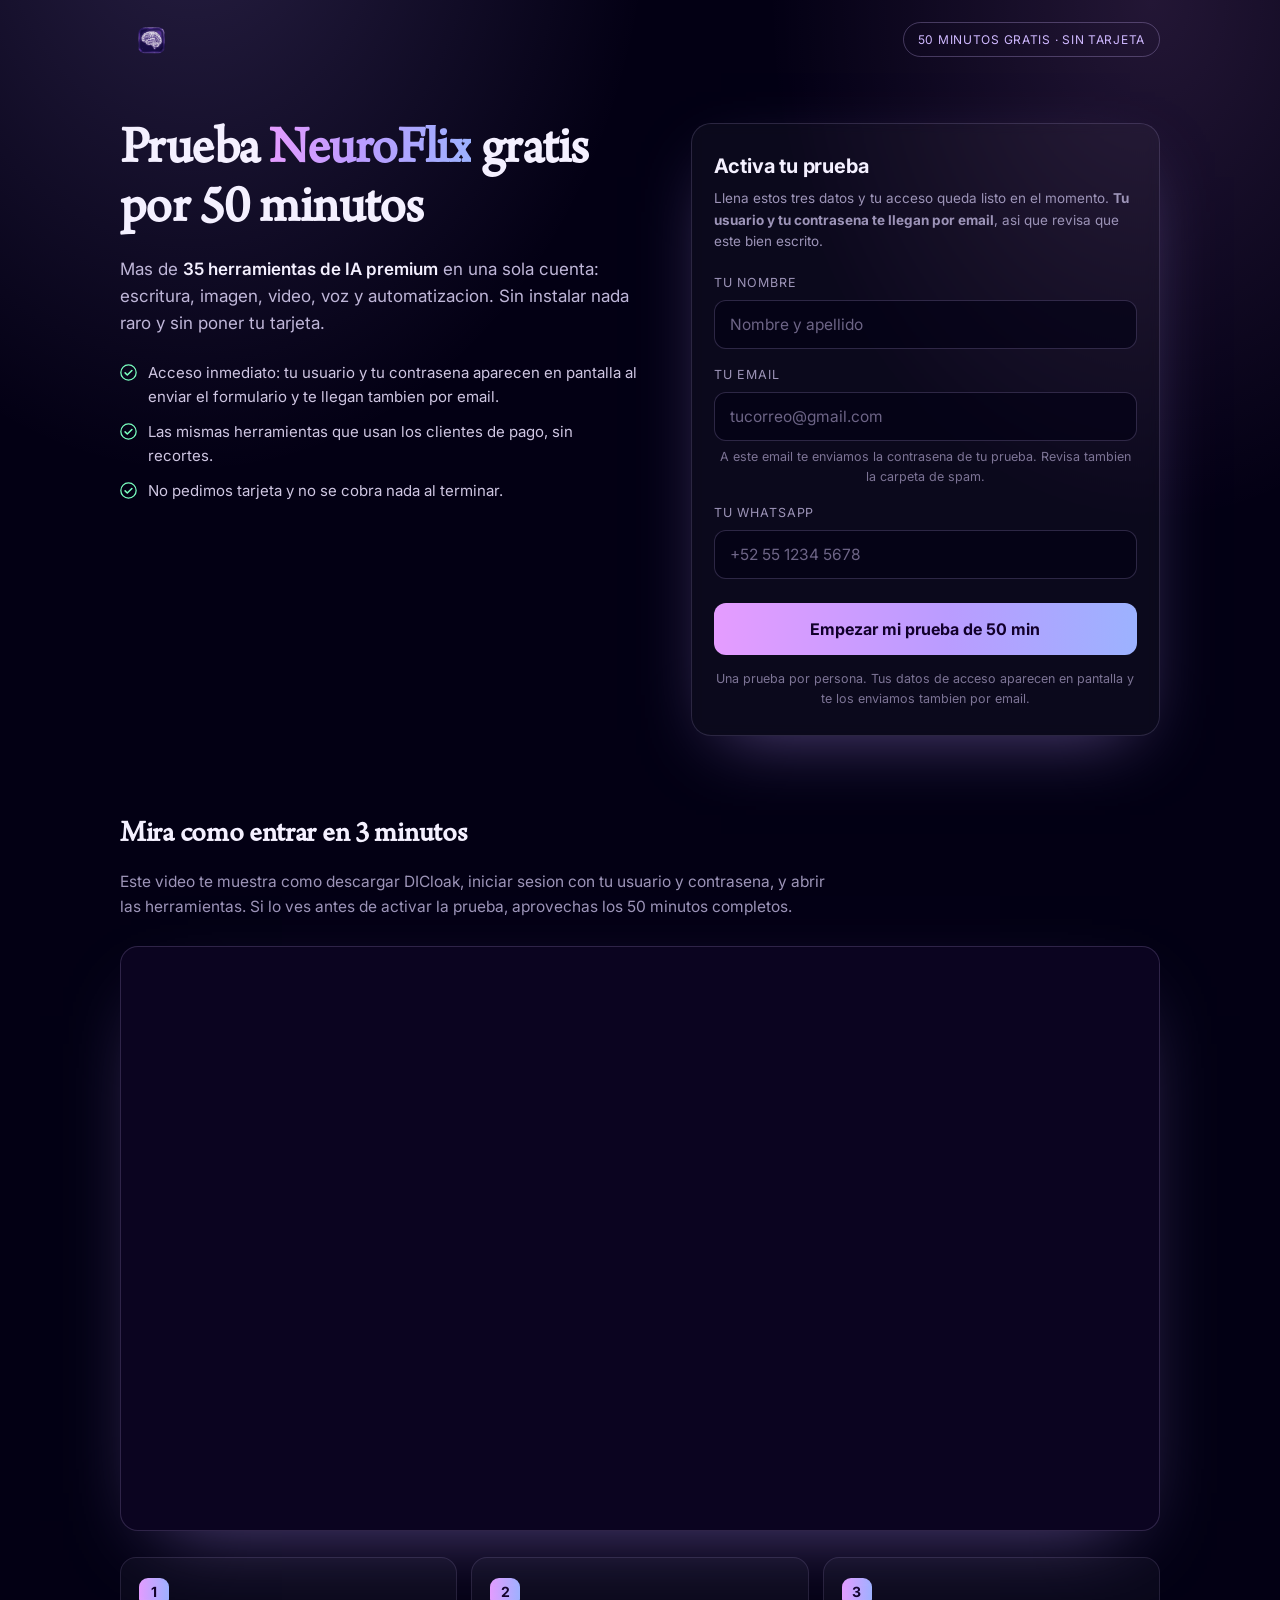
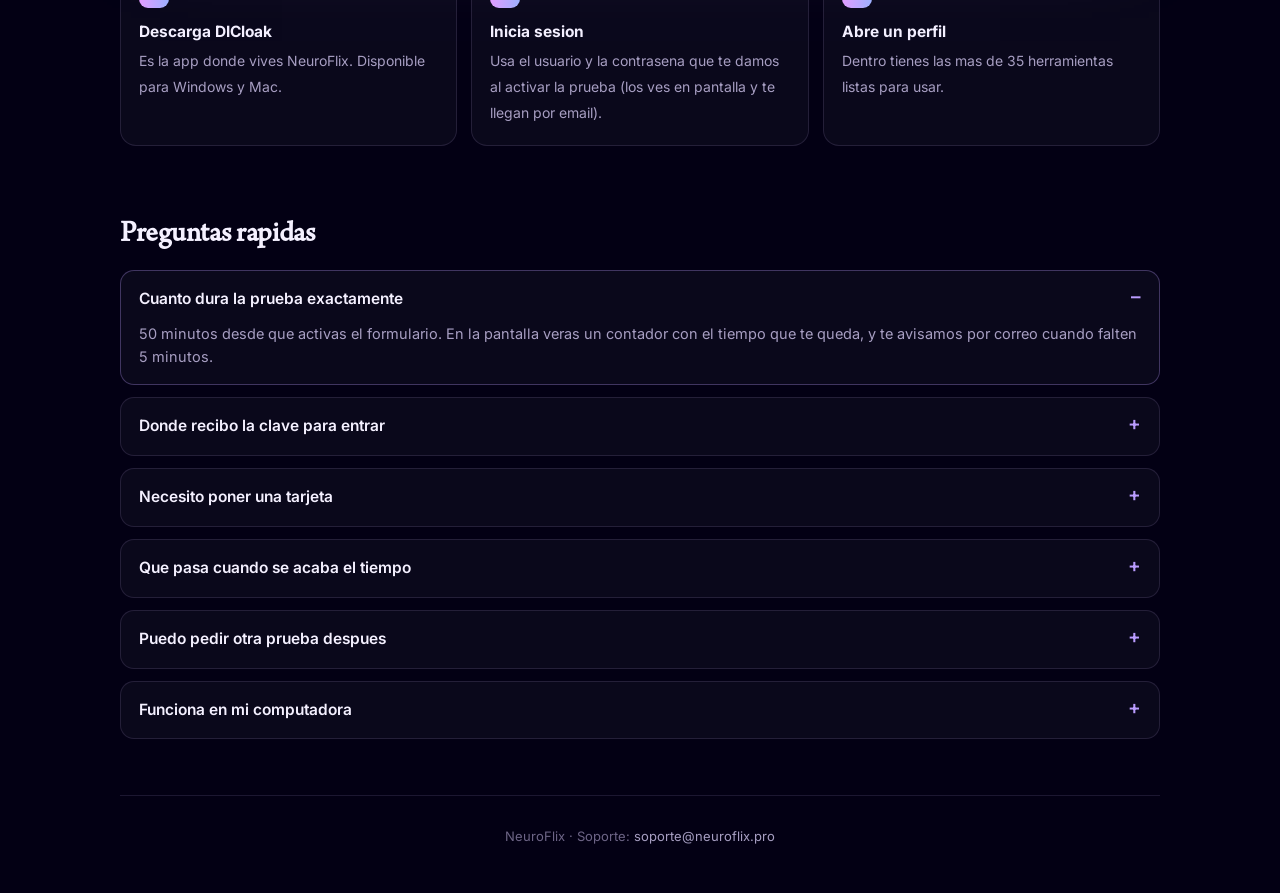
<file: prueba/index.html>
<!DOCTYPE html>
<html lang="es">
<head>
<meta charset="UTF-8">
<meta name="viewport" content="width=device-width, initial-scale=1">
<title>Prueba NeuroFlix gratis 50 minutos</title>
<meta name="description" content="Prueba gratis 50 minutos NeuroFlix: mas de 35 herramientas de IA premium en una sola cuenta. Sin tarjeta.">
<link rel="icon" href="../files/logo1.png">
<link rel="preconnect" href="https://fonts.googleapis.com">
<link rel="preconnect" href="https://fonts.gstatic.com" crossorigin>
<link href="https://fonts.googleapis.com/css2?family=Inter:wght@400;500;600;700&display=swap" rel="stylesheet">
<style>
@font-face { font-family: LaObrige; src: url(../files/LaObrige.otf); }
*{box-sizing:border-box;margin:0;padding:0;-webkit-font-smoothing:antialiased}
html,body{overflow-x:hidden}
body{
  font-family:'Inter',system-ui,-apple-system,BlinkMacSystemFont,'Segoe UI',Roboto,sans-serif;
  background:#030014;color:#f4f0ff;line-height:1.6;
  background-image:
    radial-gradient(60% 40% at 15% -5%, rgba(186,156,255,.20), transparent 60%),
    radial-gradient(50% 35% at 90% 0%, rgba(229,156,255,.14), transparent 60%);
  background-repeat:no-repeat;
}
a{color:inherit}
.wrap{max-width:1080px;margin:0 auto;padding:0 20px}

header{padding:22px 0;display:flex;align-items:center;justify-content:space-between;gap:16px}
header img{height:34px;width:auto}
.pill{font-size:12px;letter-spacing:.06em;text-transform:uppercase;color:#cfb8ff;border:1px solid rgba(207,184,255,.28);border-radius:999px;padding:7px 14px;white-space:nowrap}

.hero{display:grid;grid-template-columns:1fr;gap:34px;padding:26px 0 10px}
@media(min-width:900px){.hero{grid-template-columns:1.05fr .95fr;gap:52px;padding:44px 0 20px;align-items:start}}

h1{font-family:LaObrige,'Inter',sans-serif;font-size:40px;line-height:1.08;letter-spacing:-.01em;margin-bottom:16px}
h1 em{font-style:normal;background:linear-gradient(92deg,#e59cff,#ba9cff 45%,#9cb2ff);-webkit-background-clip:text;background-clip:text;color:transparent}
@media(min-width:900px){h1{font-size:54px}}
.lead{font-size:17px;color:#bfb6d8;max-width:34em}
.lead b{color:#f4f0ff;font-weight:600}

.checks{list-style:none;margin:24px 0 0;display:grid;gap:11px}
.checks li{display:flex;gap:11px;align-items:flex-start;font-size:15px;color:#cfc6e2}
.checks svg{flex:none;margin-top:3px}

.card{
  background:rgba(255,255,255,.035);
  border:1px solid rgba(207,184,255,.16);
  border-radius:20px;padding:26px 22px;
  box-shadow:0 24px 70px -30px rgba(186,156,255,.5);
  backdrop-filter:blur(6px);
}
.card h2{font-size:20px;margin-bottom:6px;letter-spacing:-.01em}
.card .note{font-size:13.5px;color:#9d94b8;margin-bottom:20px}

label{display:block;font-size:12.5px;text-transform:uppercase;letter-spacing:.07em;color:#9d94b8;margin:16px 0 7px}
input{
  width:100%;padding:14px 15px;border-radius:12px;font-size:15.5px;font-family:inherit;
  border:1px solid rgba(207,184,255,.2);background:rgba(3,0,20,.6);color:#fff;transition:border-color .15s,box-shadow .15s;
}
input::placeholder{color:#6d6486}
input:focus{outline:none;border-color:#ba9cff;box-shadow:0 0 0 3px rgba(186,156,255,.16)}
button{
  width:100%;margin-top:24px;padding:16px;border:none;border-radius:12px;cursor:pointer;
  font-family:inherit;font-size:16px;font-weight:700;color:#12002b;
  background:linear-gradient(92deg,#e59cff,#ba9cff 55%,#9cb2ff);
  transition:transform .12s,filter .15s;
}
button:hover{filter:brightness(1.07)}
button:active{transform:translateY(1px)}
.fineprint{font-size:12.5px;color:#7d7496;margin-top:14px;text-align:center}

section{padding:56px 0}
h2.sec{font-family:LaObrige,'Inter',sans-serif;font-size:30px;letter-spacing:-.01em;margin-bottom:10px}
.sec-sub{color:#9d94b8;font-size:15.5px;margin-bottom:26px;max-width:46em}

.video{
  position:relative;width:100%;aspect-ratio:16/9;border-radius:18px;overflow:hidden;
  border:1px solid rgba(207,184,255,.18);background:#0b0420;
  box-shadow:0 30px 80px -40px rgba(186,156,255,.55);
}
.video iframe{position:absolute;inset:0;width:100%;height:100%;border:0}

.steps{list-style:none;counter-reset:s;display:grid;gap:14px;margin-top:26px}
@media(min-width:760px){.steps{grid-template-columns:repeat(3,1fr)}}
.steps li{
  counter-increment:s;background:rgba(255,255,255,.03);border:1px solid rgba(207,184,255,.13);
  border-radius:16px;padding:20px 18px;
}
.steps li::before{
  content:counter(s);display:flex;align-items:center;justify-content:center;
  width:30px;height:30px;border-radius:9px;margin-bottom:12px;font-weight:700;font-size:14px;color:#12002b;
  background:linear-gradient(92deg,#e59cff,#9cb2ff);
}
.steps b{display:block;margin-bottom:4px;font-size:15.5px}
.steps span{font-size:14px;color:#a79ec2}

.faq{display:grid;gap:12px;margin-top:8px}
details{background:rgba(255,255,255,.03);border:1px solid rgba(207,184,255,.13);border-radius:14px;padding:16px 18px}
details[open]{border-color:rgba(186,156,255,.3)}
summary{cursor:pointer;font-weight:600;font-size:15.5px;list-style:none}
summary::-webkit-details-marker{display:none}
summary::after{content:'+';float:right;color:#ba9cff;font-size:19px;line-height:1}
details[open] summary::after{content:'\2013'}
details p{margin-top:10px;color:#a79ec2;font-size:14.5px}

footer{border-top:1px solid rgba(207,184,255,.12);padding:30px 0 46px;color:#6d6486;font-size:13px;text-align:center}
footer a{color:#a79ec2;text-decoration:none}
</style>
</head>
<body>

<div class="wrap">

  <header>
    <img src="../files/logo1.png" alt="NeuroFlix">
    <span class="pill">50 minutos gratis &middot; sin tarjeta</span>
  </header>

  <div class="hero">
    <div>
      <h1>Prueba <em>NeuroFlix</em> gratis por 50 minutos</h1>
      <p class="lead">Mas de <b>35 herramientas de IA premium</b> en una sola cuenta: escritura, imagen, video, voz y automatizacion. Sin instalar nada raro y sin poner tu tarjeta.</p>
      <ul class="checks">
        <li><svg width="17" height="17" viewBox="0 0 20 20" fill="none"><circle cx="10" cy="10" r="9" stroke="#79ffbf" stroke-width="1.5"/><path d="M6 10.4l2.6 2.6L14 7.6" stroke="#79ffbf" stroke-width="1.8" stroke-linecap="round" stroke-linejoin="round"/></svg><span>Acceso inmediato: tu usuario y tu contrasena aparecen en pantalla al enviar el formulario y te llegan tambien por email.</span></li>
        <li><svg width="17" height="17" viewBox="0 0 20 20" fill="none"><circle cx="10" cy="10" r="9" stroke="#79ffbf" stroke-width="1.5"/><path d="M6 10.4l2.6 2.6L14 7.6" stroke="#79ffbf" stroke-width="1.8" stroke-linecap="round" stroke-linejoin="round"/></svg><span>Las mismas herramientas que usan los clientes de pago, sin recortes.</span></li>
        <li><svg width="17" height="17" viewBox="0 0 20 20" fill="none"><circle cx="10" cy="10" r="9" stroke="#79ffbf" stroke-width="1.5"/><path d="M6 10.4l2.6 2.6L14 7.6" stroke="#79ffbf" stroke-width="1.8" stroke-linecap="round" stroke-linejoin="round"/></svg><span>No pedimos tarjeta y no se cobra nada al terminar.</span></li>
      </ul>
    </div>

    <div class="card" id="empezar">
      <h2>Activa tu prueba</h2>
      <p class="note">Llena estos tres datos y tu acceso queda listo en el momento. <b>Tu usuario y tu contrasena te llegan por email</b>, asi que revisa que este bien escrito.</p>
      <form method="POST" action="/activar">
        <label for="n">Tu nombre</label>
        <input id="n" name="nombre" required autocomplete="name" placeholder="Nombre y apellido">
        <label for="e">Tu email</label>
        <input id="e" name="email" type="email" required autocomplete="email" placeholder="tucorreo@gmail.com">
        <p class="fineprint" style="margin:6px 0 0">A este email te enviamos la contrasena de tu prueba. Revisa tambien la carpeta de spam.</p>
        <label for="t">Tu WhatsApp</label>
        <input id="t" name="telefono" required autocomplete="tel" placeholder="+52 55 1234 5678">
        <input type="hidden" name="afiliado" id="afi">
        <button type="submit">Empezar mi prueba de 50 min</button>
      </form>
      <p class="fineprint">Una prueba por persona. Tus datos de acceso aparecen en pantalla y te los enviamos tambien por email.</p>
    </div>
  </div>

  <section>
    <h2 class="sec">Mira como entrar en 3 minutos</h2>
    <p class="sec-sub">Este video te muestra como descargar DICloak, iniciar sesion con tu usuario y contrasena, y abrir las herramientas. Si lo ves antes de activar la prueba, aprovechas los 50 minutos completos.</p>
    <div class="video">
      <iframe src="https://www.youtube.com/embed/gzebVcIu1ZU" title="Como instalar DICloak y entrar a NeuroFlix" allow="accelerometer; autoplay; clipboard-write; encrypted-media; gyroscope; picture-in-picture" allowfullscreen loading="lazy"></iframe>
    </div>

    <ol class="steps">
      <li><b>Descarga DICloak</b><span>Es la app donde vives NeuroFlix. Disponible para Windows y Mac.</span></li>
      <li><b>Inicia sesion</b><span>Usa el usuario y la contrasena que te damos al activar la prueba (los ves en pantalla y te llegan por email).</span></li>
      <li><b>Abre un perfil</b><span>Dentro tienes las mas de 35 herramientas listas para usar.</span></li>
    </ol>
  </section>

  <section style="padding-top:10px">
    <h2 class="sec">Preguntas rapidas</h2>
    <div class="faq">
      <details open>
        <summary>Cuanto dura la prueba exactamente</summary>
        <p>50 minutos desde que activas el formulario. En la pantalla veras un contador con el tiempo que te queda, y te avisamos por correo cuando falten 5 minutos.</p>
      </details>
      <details>
        <summary>Donde recibo la clave para entrar</summary>
        <p>Al enviar el formulario, tu usuario y tu contrasena aparecen en pantalla y ademas te los enviamos al email que pusiste. Si no te llega en un par de minutos, revisa la carpeta de spam o promociones.</p>
      </details>
      <details>
        <summary>Necesito poner una tarjeta</summary>
        <p>No. La prueba no pide datos de pago y no se cobra nada. Al terminar, tu decides si quieres el acceso completo.</p>
      </details>
      <details>
        <summary>Que pasa cuando se acaba el tiempo</summary>
        <p>La cuenta se cierra sola. Te llega un correo con el enlace para activar tu acceso completo si te gusto.</p>
      </details>
      <details>
        <summary>Puedo pedir otra prueba despues</summary>
        <p>La prueba es una por persona, y la validamos por correo y por WhatsApp. Si necesitas mas tiempo para decidir, escribenos y lo vemos.</p>
      </details>
      <details>
        <summary>Funciona en mi computadora</summary>
        <p>Si tienes Windows o Mac, si. Se usa dentro de la app DICloak, que descargas gratis desde el video de arriba.</p>
      </details>
    </div>
  </section>

  <footer>
    NeuroFlix &middot; Soporte: <a href="mailto:soporte@neuroflix.pro">soporte@neuroflix.pro</a>
  </footer>

</div>


<script>
(function(){
  var p = new URLSearchParams(location.search);
  var a = (p.get('a') || p.get('afiliado') || '').toUpperCase().replace(/[^A-Z0-9]/g,'').slice(0,20);
  try { if (a) localStorage.setItem('nf_afi', a); else a = localStorage.getItem('nf_afi') || ''; } catch(e){}
  if (a) { var el = document.getElementById('afi'); if (el) el.value = a; }
})();
</script>
</body>
</html>
</file>
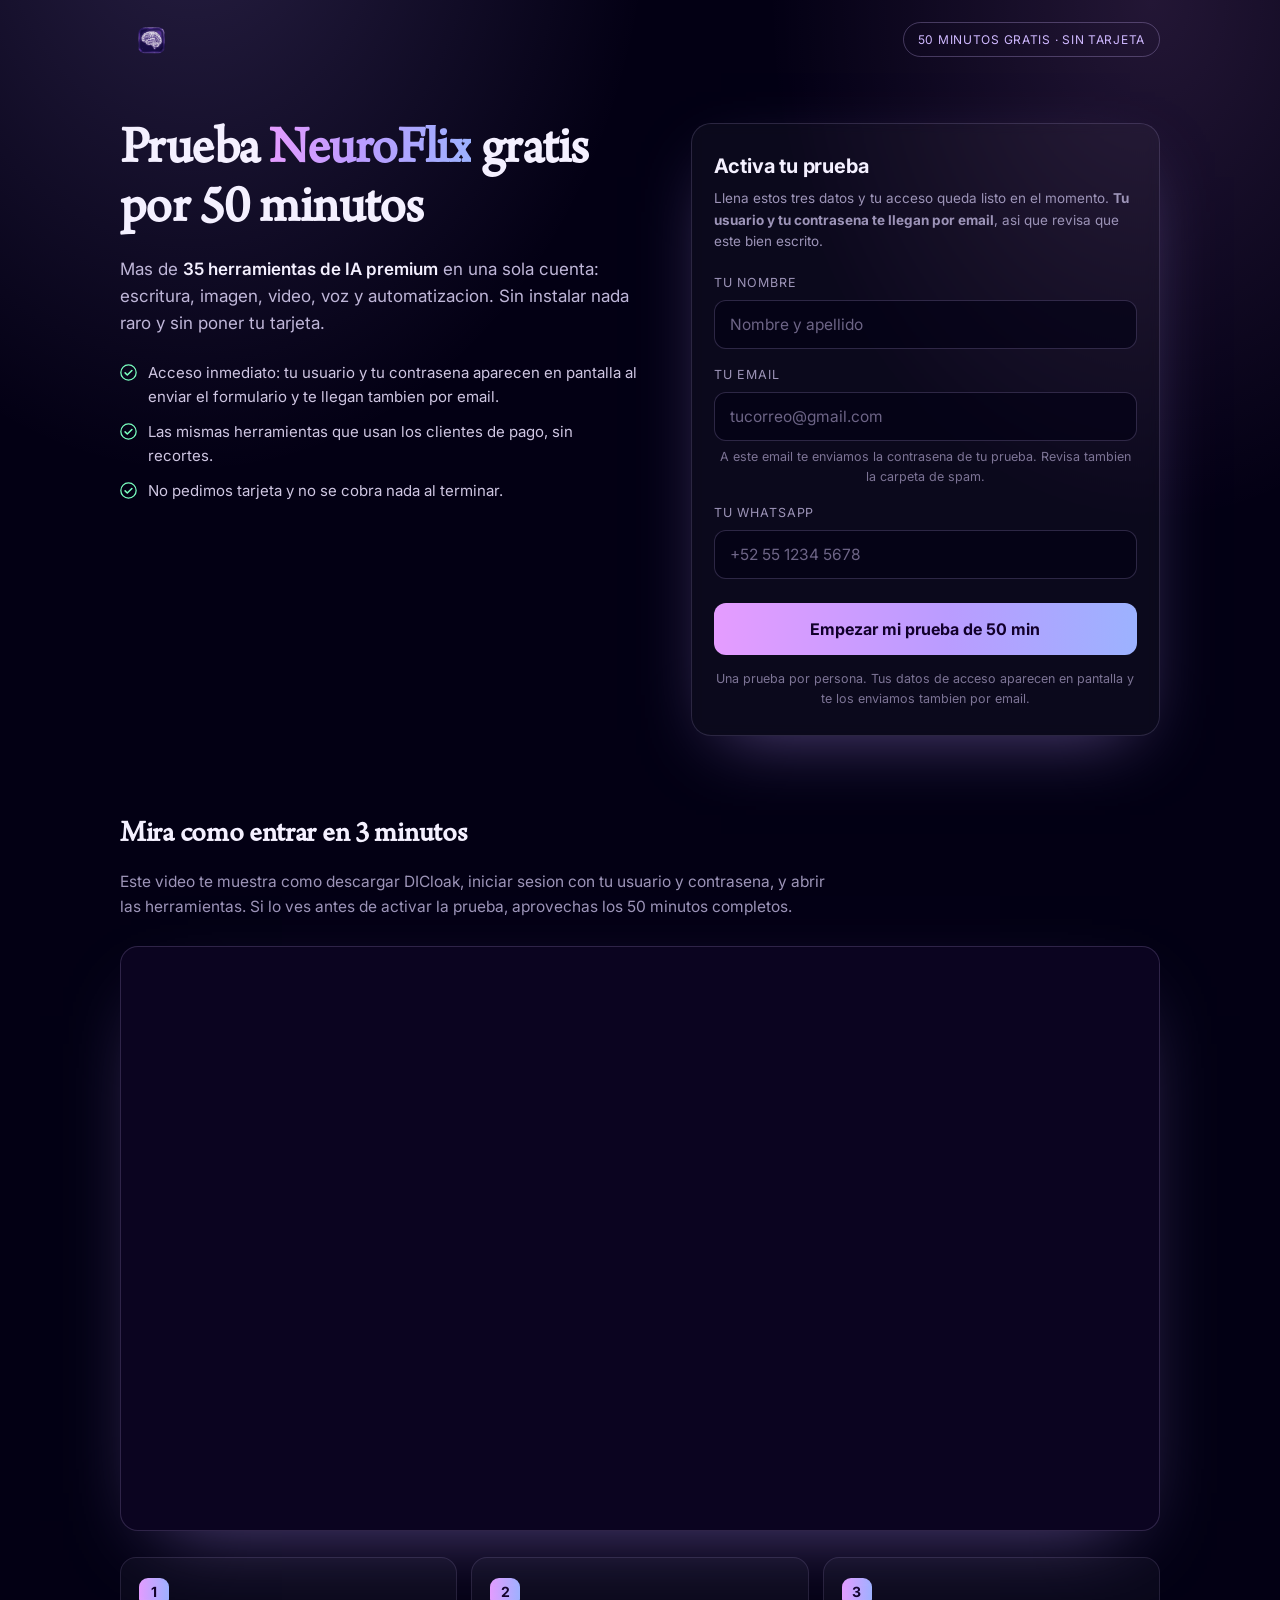
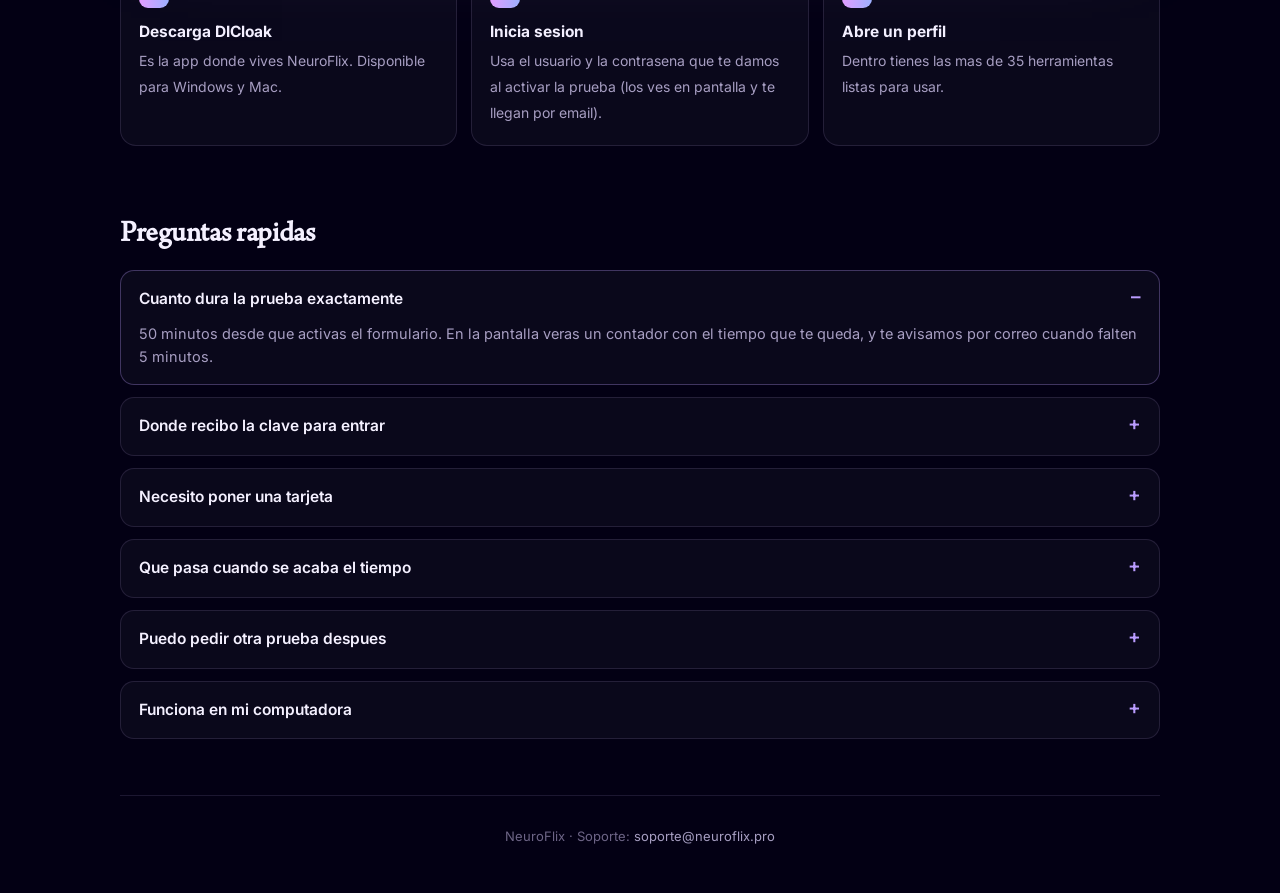
<file: r/index.html>
<!DOCTYPE html>
<html lang="es">
<head>
<meta charset="UTF-8">
<meta name="viewport" content="width=device-width, initial-scale=1">
<title>NeuroFlix</title>
<meta name="robots" content="noindex">
<link rel="icon" href="../files/logo1.png">
<style>
@font-face { font-family: LaObrige; src: url(../files/LaObrige.otf); }
*{box-sizing:border-box;margin:0;padding:0}
body{
  font-family:system-ui,-apple-system,'Segoe UI',Roboto,sans-serif;
  background:#030014;color:#f4f0ff;min-height:100vh;
  display:flex;align-items:center;justify-content:center;text-align:center;padding:24px;
  background-image:radial-gradient(60% 40% at 50% 0%, rgba(186,156,255,.18), transparent 65%);
  background-repeat:no-repeat;
}
img{height:38px;margin-bottom:26px}
h1{font-family:LaObrige,system-ui,sans-serif;font-size:24px;font-weight:600;margin-bottom:10px}
p{color:#9d94b8;font-size:15px}
.dot{display:inline-block;width:7px;height:7px;border-radius:50%;background:#ba9cff;margin:0 3px;animation:b 1.2s infinite}
.dot:nth-child(2){animation-delay:.15s}.dot:nth-child(3){animation-delay:.3s}
@keyframes b{0%,80%,100%{opacity:.25}40%{opacity:1}}
a{color:#ba9cff}
</style>
</head>
<body>
<div>
  <img src="../files/logo1.png" alt="NeuroFlix">
  <h1>Un momento</h1>
  <p id="txt">Te estamos llevando a NeuroFlix</p>
  <p style="margin-top:18px"><span class="dot"></span><span class="dot"></span><span class="dot"></span></p>
  <p style="margin-top:22px;font-size:13px">Si no avanza solo, <a id="manual" href="/prueba">entra aqui</a>.</p>
</div>

<script>
(function () {
  var PLANES = {
    mensual:    'https://buy.stripe.com/fZu8wOdIidND5P3bmMabK00',
    trimestral: 'https://buy.stripe.com/9B628qbAacJz3GVbmMabK03',
    semestral:  'https://buy.stripe.com/eVq6oG1ZA8tjcdr3UkabK02',
    anual:      'https://buy.stripe.com/6oU6oG33EbFvcdreyYabK01'
  };

  var params = new URLSearchParams(location.search);
  var code = params.get('a') || params.get('r') || params.get('afiliado') || '';
  var destino = (params.get('d') || params.get('destino') || '').toLowerCase();

  // formato /r/CODIGO  o  /r/CODIGO/mensual
  var parts = location.pathname.split('/').filter(Boolean);
  var i = parts.indexOf('r');
  if (i !== -1) {
    if (!code && parts[i + 1]) code = parts[i + 1];
    if (!destino && parts[i + 2]) destino = parts[i + 2].toLowerCase();
  }

  code = String(code).toUpperCase().replace(/[^A-Z0-9]/g, '').slice(0, 20);

  try { if (code) localStorage.setItem('nf_afi', code); } catch (e) {}

  var url;
  if (PLANES[destino]) {
    url = PLANES[destino] + (code ? '?client_reference_id=' + code : '');
    document.getElementById('txt').textContent = 'Te estamos llevando al pago seguro';
  } else {
    url = '/prueba' + (code ? '?a=' + code : '');
    document.getElementById('txt').textContent = 'Te estamos llevando a tu prueba gratis';
  }

  if (code) {
    try {
      var ping = 'https://n8n-n8n.r4ojxc.easypanel.host/webhook/clic?c=' + encodeURIComponent(code) + '&d=' + encodeURIComponent(destino || 'prueba');
      fetch(ping, { mode: 'no-cors', keepalive: true });
    } catch (e) {}
  }

  document.getElementById('manual').setAttribute('href', url);
  location.replace(url);
})();
</script>
</body>
</html>
</file>
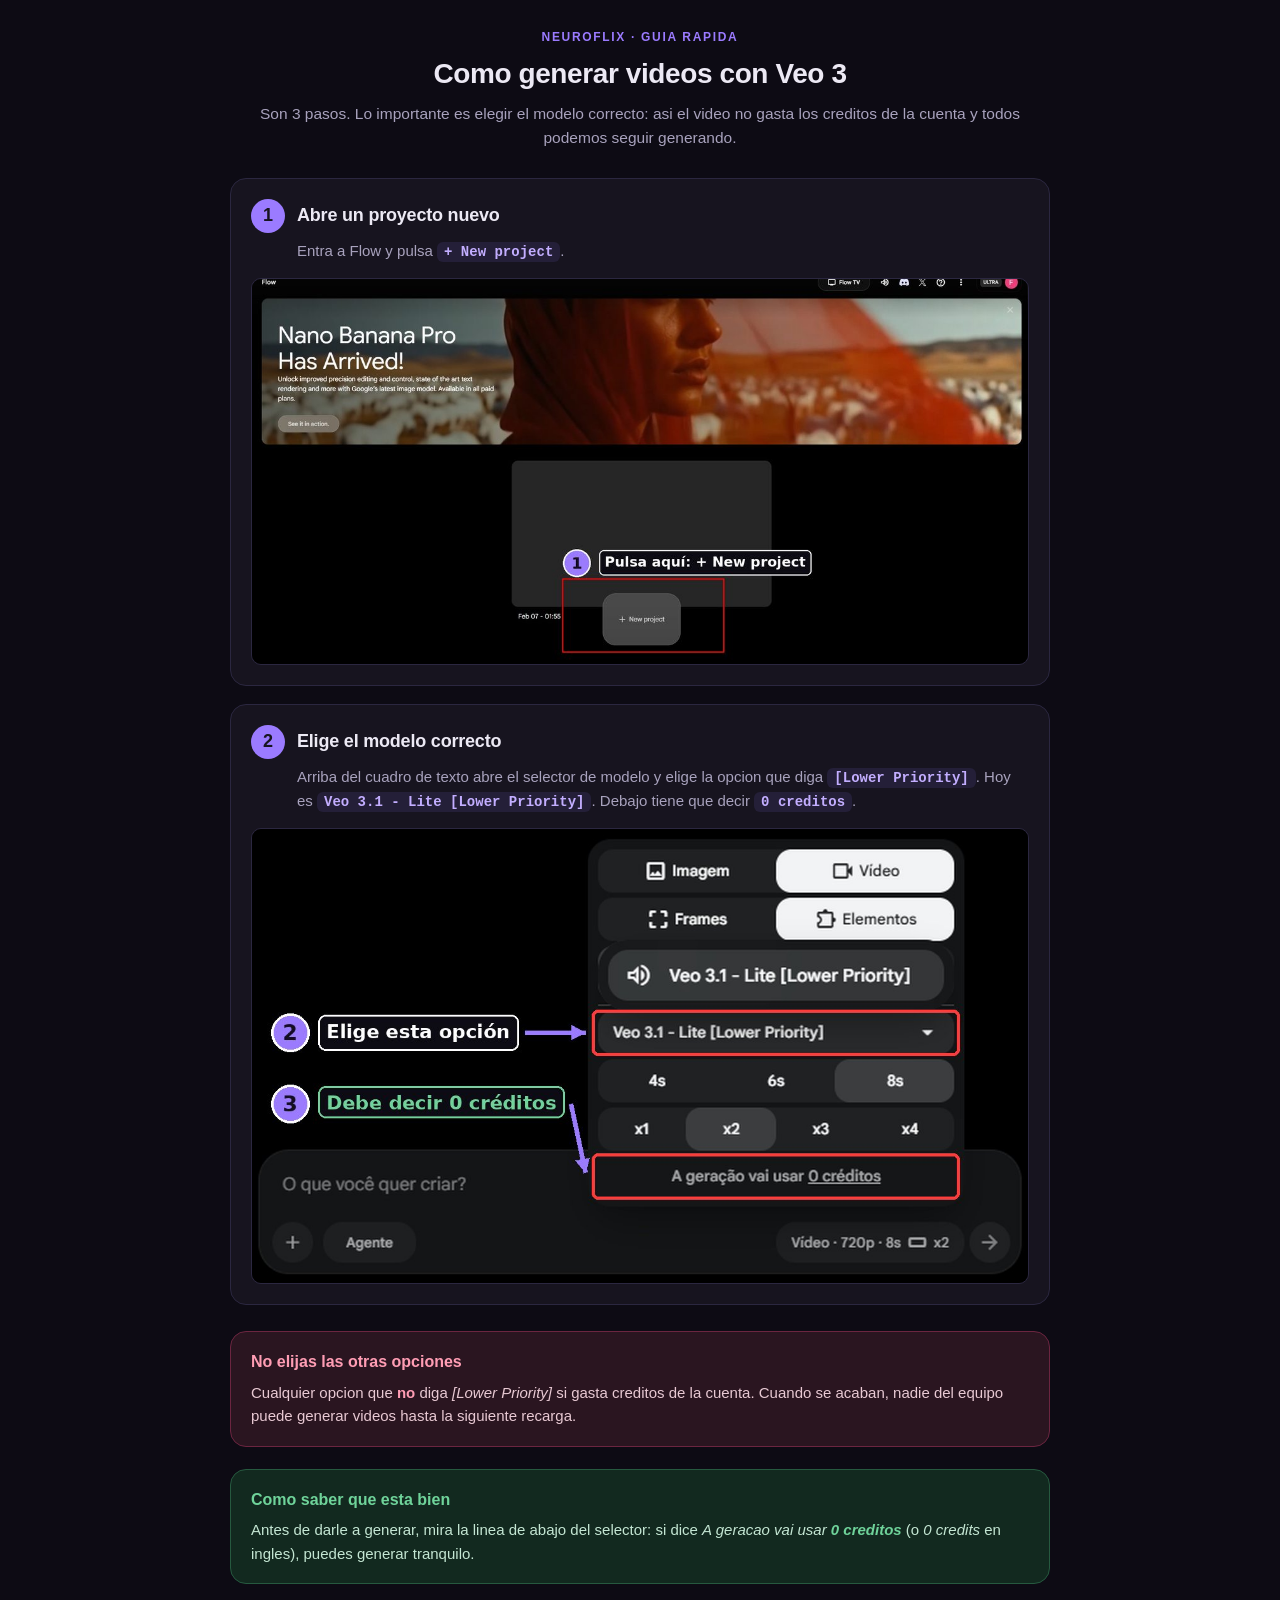
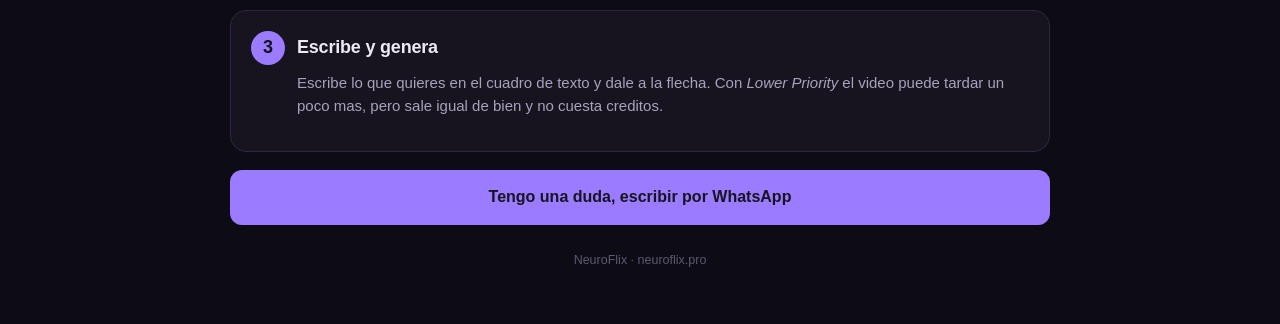
<file: veo/index.html>
<!DOCTYPE html>
<html lang="es">
<head>
<meta charset="UTF-8">
<meta name="viewport" content="width=device-width,initial-scale=1">
<meta name="robots" content="noindex">
<title>Como usar Veo 3 - NeuroFlix</title>
<style>
*{box-sizing:border-box;margin:0;padding:0}
body{font-family:-apple-system,BlinkMacSystemFont,"Segoe UI",Arial,Helvetica,sans-serif;background:#0d0b14;color:#ece9f4;line-height:1.55;padding:28px 16px 56px}
.wrap{max-width:820px;margin:0 auto}
header{text-align:center;margin-bottom:28px}
.kicker{font-size:12px;letter-spacing:.14em;text-transform:uppercase;color:#9b7bff;font-weight:700;margin-bottom:10px}
h1{font-size:28px;font-weight:700;letter-spacing:-.4px;line-height:1.2}
.lead{color:#a8a2bd;font-size:15.5px;margin-top:12px}
.step{background:#17141f;border:1px solid #2b2740;border-radius:16px;padding:20px;margin-bottom:18px}
.head{display:flex;align-items:center;gap:12px;margin-bottom:6px}
.num{flex:none;width:34px;height:34px;border-radius:50%;background:#9b7bff;color:#17141f;font-weight:800;font-size:18px;display:flex;align-items:center;justify-content:center}
h2{font-size:18px;font-weight:650;letter-spacing:-.2px}
.step p{color:#a8a2bd;font-size:15px;margin:2px 0 14px 46px}
code{background:#241f38;color:#c3aeff;padding:2px 7px;border-radius:6px;font-size:14px;font-weight:600;white-space:nowrap}
img{width:100%;height:auto;display:block;border-radius:10px;border:1px solid #2b2740}
.aviso{background:#2a1520;border:1px solid #6b2540;border-radius:16px;padding:18px 20px;margin:26px 0 22px}
.aviso b{color:#ff9db4}
.aviso p{color:#e8c9d3;font-size:15px;margin-top:6px}
.ok{background:#12291f;border:1px solid #26593f;border-radius:16px;padding:18px 20px;margin-bottom:26px}
.ok b{color:#6fd39a}
.ok p{color:#c4e6d3;font-size:15px;margin-top:6px}
.cta{display:block;text-align:center;background:#9b7bff;color:#17141f;font-weight:700;font-size:16px;text-decoration:none;padding:15px;border-radius:12px}
footer{text-align:center;color:#5d5873;font-size:12.5px;margin-top:26px}
@media(max-width:560px){h1{font-size:23px}.step{padding:16px}.step p{margin-left:0}}
</style>
</head>
<body>
<div class="wrap">
<header>
<div class="kicker">NeuroFlix &middot; Guia rapida</div>
<h1>Como generar videos con Veo 3</h1>
<p class="lead">Son 3 pasos. Lo importante es elegir el modelo correcto: asi el video no gasta los creditos de la cuenta y todos podemos seguir generando.</p>
</header>

<div class="step">
<div class="head"><div class="num">1</div><h2>Abre un proyecto nuevo</h2></div>
<p>Entra a Flow y pulsa <code>+ New project</code>.</p>
<img alt="Paso 1: pulsar New project en Flow" src="/veo/veo1.jpg">
</div>

<div class="step">
<div class="head"><div class="num">2</div><h2>Elige el modelo correcto</h2></div>
<p>Arriba del cuadro de texto abre el selector de modelo y elige la opcion que diga <code>[Lower Priority]</code>. Hoy es <code>Veo 3.1 - Lite [Lower Priority]</code>. Debajo tiene que decir <code>0 creditos</code>.</p>
<img alt="Paso 2: elegir la opcion Lower Priority" src="/veo/veo2.jpg">
</div>

<div class="aviso">
<b>No elijas las otras opciones</b>
<p>Cualquier opcion que <b>no</b> diga <i>[Lower Priority]</i> si gasta creditos de la cuenta. Cuando se acaban, nadie del equipo puede generar videos hasta la siguiente recarga.</p>
</div>

<div class="ok">
<b>Como saber que esta bien</b>
<p>Antes de darle a generar, mira la linea de abajo del selector: si dice <i>A geracao vai usar <b>0 creditos</b></i> (o <i>0 credits</i> en ingles), puedes generar tranquilo.</p>
</div>

<div class="step">
<div class="head"><div class="num">3</div><h2>Escribe y genera</h2></div>
<p>Escribe lo que quieres en el cuadro de texto y dale a la flecha. Con <i>Lower Priority</i> el video puede tardar un poco mas, pero sale igual de bien y no cuesta creditos.</p>
</div>

<a class="cta" href="https://wa.me/5511932230557">Tengo una duda, escribir por WhatsApp</a>
<footer>NeuroFlix &middot; neuroflix.pro</footer>
</div>
</body>
</html>
</file>
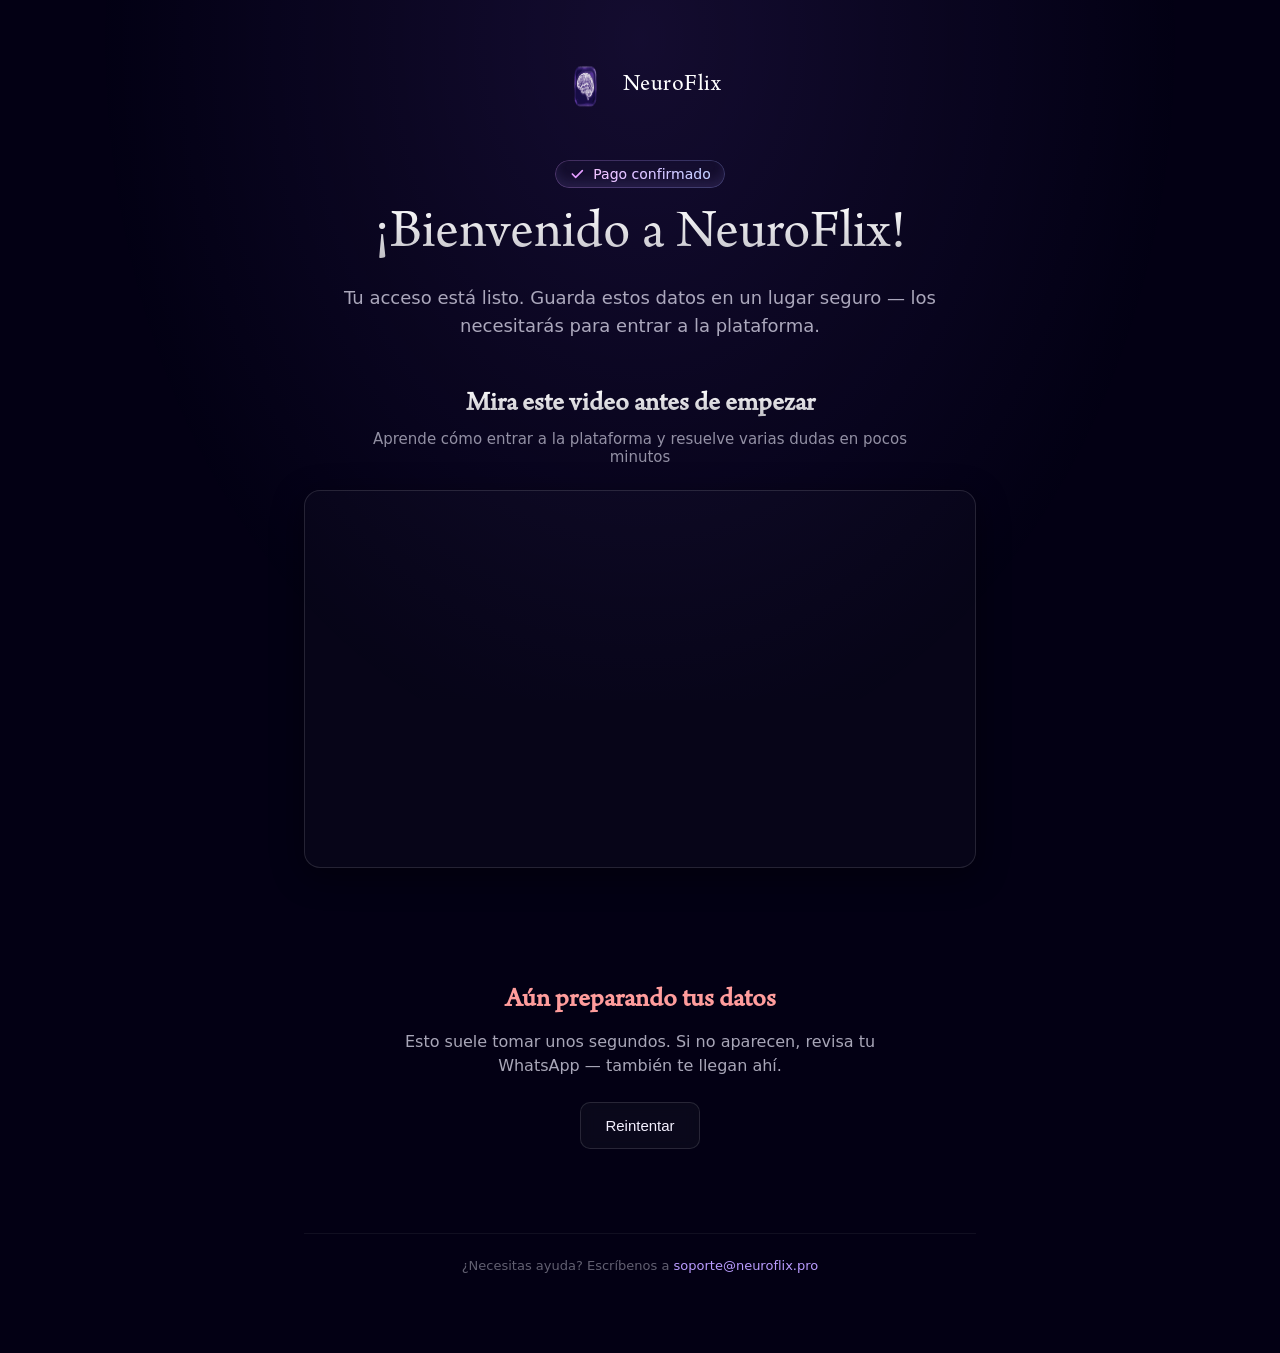
<file: bienvenida.html>
<!DOCTYPE html>
<html lang="es">
<head>
  <meta charset="UTF-8">
  <meta http-equiv="Content-Type" content="text/html; charset=UTF-8">
  <title>¡Bienvenido a NeuroFlix!</title>
  <meta name="viewport" content="width=device-width, initial-scale=1.0">
  <meta name="description" content="Tus accesos a NeuroFlix están listos">
  <meta name="theme-color" content="#080808">
  <link rel="apple-touch-icon" href="files/logo1.png">
  <link rel="icon" href="files/logo1.png">

  <style>
    @font-face {
      font-family: LaObrige;
      src: url(files/LaObrige.otf);
    }

    * {
      box-sizing: border-box;
      margin: 0;
      padding: 0;
      -webkit-font-smoothing: antialiased;
    }

    html, body {
      overflow-x: hidden;
    }

    body {
      background-color: #030014;
      color: #fff;
      font-family: 'Inter', system-ui, -apple-system, BlinkMacSystemFont, 'Segoe UI', Roboto, sans-serif;
      min-height: 100vh;
      position: relative;
    }

    body::before {
      content: "";
      position: fixed;
      top: -200px;
      left: 50%;
      transform: translateX(-50%);
      width: 1440px;
      height: 900px;
      background: radial-gradient(37.74% 81.78% at 50% 26.56%, rgba(148, 101, 255, .12) 0%, rgba(3, 0, 20, 0) 100%);
      pointer-events: none;
      z-index: 0;
    }

    .container {
      max-width: 720px;
      margin: 0 auto;
      padding: 60px 24px 80px;
      position: relative;
      z-index: 1;
    }

    .header {
      display: flex;
      align-items: center;
      justify-content: center;
      margin-bottom: 48px;
      gap: 12px;
    }

    .header img {
      width: 52px;
      height: 52px;
    }

    .header-name {
      font-family: LaObrige;
      font-size: 24px;
      letter-spacing: 0.5px;
    }

    .badge {
      display: flex;
      align-items: center;
      gap: 8px;
      width: max-content;
      margin: 0 auto 16px;
      padding: 6px 14px;
      border-radius: 32px;
      background: rgba(255, 255, 255, .02);
      backdrop-filter: blur(6px);
      box-shadow: inset 0 -7px 11px rgba(164, 143, 255, .12);
      position: relative;
      overflow: hidden;
      font-size: 14px;
      font-weight: 500;
    }

    .badge::after {
      content: "";
      position: absolute;
      inset: 0;
      padding: 1px;
      border-radius: inherit;
      background: linear-gradient(90.01deg, rgba(229, 156, 255, .24) .01%, rgba(186, 156, 255, .24) 50.01%, rgba(156, 178, 255, .24) 100%);
      -webkit-mask: linear-gradient(#fff 0 0) content-box, linear-gradient(#fff 0 0);
      mask: linear-gradient(#fff 0 0) content-box, linear-gradient(#fff 0 0);
      -webkit-mask-composite: xor;
      mask-composite: exclude;
      pointer-events: none;
    }

    .badge-text {
      background: linear-gradient(0deg, rgba(255, 255, 255, .4), rgba(255, 255, 255, .4)), linear-gradient(90.01deg, #e59cff .01%, #ba9cff 50.01%, #9cb2ff 100%);
      background-blend-mode: normal, screen;
      -webkit-background-clip: text;
      background-clip: text;
      -webkit-text-fill-color: transparent;
    }

    .check-icon {
      width: 16px;
      height: 16px;
      flex-shrink: 0;
    }

    .hero-title {
      font-family: LaObrige;
      font-weight: 500;
      font-size: 56px;
      line-height: 64px;
      text-align: center;
      margin-bottom: 16px;
      background: linear-gradient(180deg, #fff 0%, rgba(255, 255, 255, .7) 100%);
      -webkit-background-clip: text;
      background-clip: text;
      -webkit-text-fill-color: transparent;
    }

    .hero-subtitle {
      text-align: center;
      color: #efedfdb3;
      font-size: 18px;
      line-height: 28px;
      max-width: 600px;
      margin: 0 auto 48px;
    }

    .video-section {
      margin-bottom: 56px;
    }

    .video-title {
      font-family: LaObrige;
      font-size: 28px;
      text-align: center;
      margin-bottom: 8px;
      background: linear-gradient(180deg, #fff 0%, rgba(255, 255, 255, .7) 100%);
      -webkit-background-clip: text;
      background-clip: text;
      -webkit-text-fill-color: transparent;
    }

    .video-subtitle {
      text-align: center;
      color: #efedfd99;
      margin-bottom: 24px;
      font-size: 15px;
      max-width: 600px;
      margin-left: auto;
      margin-right: auto;
      padding: 0 16px;
    }

    .video-wrapper {
      position: relative;
      width: 100%;
      aspect-ratio: 16 / 9;
      background: rgba(255, 255, 255, .02);
      border-radius: 16px;
      border: 1px solid rgba(255, 255, 255, .12);
      overflow: hidden;
      box-shadow: 0 8px 32px rgba(0, 0, 0, 0.4);
    }

    .video-wrapper iframe {
      width: 100%;
      height: 100%;
      border: none;
    }

    .loading-state {
      text-align: center;
      padding: 60px 0;
    }

    .loading-spinner {
      width: 56px;
      height: 56px;
      border: 3px solid rgba(186, 156, 255, .12);
      border-top-color: #ba9cff;
      border-radius: 50%;
      margin: 0 auto 20px;
      animation: spin 1s linear infinite;
    }

    @keyframes spin {
      to { transform: rotate(360deg); }
    }

    .loading-text {
      color: #efedfd99;
      font-size: 16px;
    }

    .error-state {
      text-align: center;
      padding: 60px 0;
      max-width: 480px;
      margin: 0 auto;
    }

    .error-state h3 {
      font-family: LaObrige;
      font-size: 28px;
      margin-bottom: 12px;
      color: #ff9c9c;
    }

    .error-state p {
      color: #efedfdb3;
      margin-bottom: 24px;
      line-height: 24px;
    }

    .credentials {
      display: none;
    }

    .credentials-grid {
      display: grid;
      grid-template-columns: 1fr 1fr;
      gap: 16px;
      margin-bottom: 32px;
    }

    @media (max-width: 720px) {
      .credentials-grid {
        grid-template-columns: 1fr;
      }
    }

    .credential-card {
      background: radial-gradient(71.86% 50% at 50% 0%, rgba(168, 127, 255, .04) 0%, rgba(168, 127, 255, 0) 100%), rgba(255, 255, 255, .01);
      border: 1px solid rgba(255, 255, 255, .08);
      border-radius: 16px;
      padding: 24px;
      position: relative;
      transition: border-color .3s ease, background .3s ease;
    }

    .credential-card:hover {
      border-color: rgba(186, 156, 255, .3);
    }

    .credential-label {
      display: flex;
      align-items: center;
      gap: 8px;
      font-size: 13px;
      color: #efedfd99;
      margin-bottom: 8px;
      text-transform: uppercase;
      letter-spacing: 0.6px;
      font-weight: 500;
    }

    .credential-label svg {
      width: 14px;
      height: 14px;
      opacity: 0.7;
    }

    .credential-value-wrap {
      display: flex;
      align-items: center;
      justify-content: space-between;
      gap: 12px;
    }

    .credential-value {
      font-family: 'SF Mono', 'Monaco', 'Consolas', monospace;
      font-size: 22px;
      color: #fff;
      letter-spacing: 0.5px;
      word-break: break-all;
    }

    .copy-btn {
      flex-shrink: 0;
      width: 36px;
      height: 36px;
      border-radius: 8px;
      background: rgba(255, 255, 255, .04);
      border: 1px solid rgba(255, 255, 255, .08);
      color: #efedfdb3;
      cursor: pointer;
      display: flex;
      align-items: center;
      justify-content: center;
      transition: all .2s cubic-bezier(.6, .6, 0, 1);
    }

    .copy-btn:hover {
      background: rgba(186, 156, 255, .15);
      border-color: rgba(186, 156, 255, .3);
      color: #fff;
    }

    .copy-btn.copied {
      background: rgba(121, 255, 191, .15);
      border-color: rgba(121, 255, 191, .3);
      color: #79ffbf;
    }

    .copy-btn svg {
      width: 16px;
      height: 16px;
    }

    .steps-section {
      background: rgba(255, 255, 255, .01);
      border: 1px solid rgba(255, 255, 255, .08);
      border-radius: 20px;
      padding: 32px;
      margin-bottom: 32px;
    }

    .steps-title {
      font-family: LaObrige;
      font-size: 24px;
      margin-bottom: 24px;
      background: linear-gradient(180deg, #fff 0%, rgba(255, 255, 255, .7) 100%);
      -webkit-background-clip: text;
      background-clip: text;
      -webkit-text-fill-color: transparent;
    }

    .step {
      display: flex;
      gap: 16px;
      padding: 16px 0;
      border-bottom: 1px solid rgba(255, 255, 255, .06);
    }

    .step:last-child {
      border-bottom: none;
    }

    .step-number {
      flex-shrink: 0;
      width: 32px;
      height: 32px;
      border-radius: 50%;
      background: linear-gradient(180deg, rgba(207, 184, 255, .24) 0%, rgba(207, 184, 255, .08) 100%);
      border: 1px solid rgba(207, 184, 255, .32);
      display: flex;
      align-items: center;
      justify-content: center;
      font-weight: 600;
      font-size: 14px;
      color: #cfb8ff;
    }

    .step-content {
      flex: 1;
    }

    .step-title {
      font-weight: 500;
      font-size: 16px;
      color: #fff;
      margin-bottom: 4px;
    }

    .step-desc {
      color: #efedfd99;
      font-size: 14px;
      line-height: 20px;
    }

    .actions {
      display: flex;
      gap: 12px;
      flex-wrap: wrap;
      justify-content: center;
      margin-bottom: 32px;
    }

    .btn {
      display: inline-flex;
      align-items: center;
      gap: 10px;
      padding: 14px 24px;
      border-radius: 10px;
      font-size: 15px;
      font-weight: 500;
      text-decoration: none;
      cursor: pointer;
      border: none;
      transition: all .2s cubic-bezier(.6, .6, 0, 1);
      position: relative;
      backdrop-filter: blur(8px);
    }

    .btn-primary {
      background: linear-gradient(180deg, rgba(60, 8, 126, 0) 0%, rgba(60, 8, 126, .32) 100%), rgba(113, 47, 255, .24);
      box-shadow: inset 0 0 12px rgba(191, 151, 255, .4);
      color: #f4f0ff;
    }

    .btn-primary::before {
      content: "";
      position: absolute;
      inset: 0;
      padding: 1px;
      border-radius: inherit;
      background: linear-gradient(180deg, rgba(207, 184, 255, .32) 0%, rgba(207, 184, 255, .08) 100%);
      -webkit-mask: linear-gradient(#fff 0 0) content-box, linear-gradient(#fff 0 0);
      mask: linear-gradient(#fff 0 0) content-box, linear-gradient(#fff 0 0);
      -webkit-mask-composite: xor;
      mask-composite: exclude;
      pointer-events: none;
    }

    .btn-primary:hover {
      transform: translateY(-1px);
    }

    .btn-whatsapp {
      background: rgba(37, 211, 102, .12);
      border: 1px solid rgba(37, 211, 102, .3);
      color: #4ade80;
    }

    .btn-whatsapp:hover {
      background: rgba(37, 211, 102, .2);
      border-color: rgba(37, 211, 102, .5);
      transform: translateY(-1px);
    }

    .btn-secondary {
      background: rgba(255, 255, 255, .03);
      border: 1px solid rgba(255, 255, 255, .12);
      color: #f4f0ff;
    }

    .footer {
      text-align: center;
      color: #efedfd66;
      font-size: 13px;
      padding-top: 24px;
      border-top: 1px solid rgba(255, 255, 255, .06);
      margin-top: 24px;
    }

    .footer a {
      color: #ba9cff;
      text-decoration: none;
    }

    .toast {
      position: fixed;
      bottom: 32px;
      left: 50%;
      transform: translateX(-50%) translateY(20px);
      background: rgba(121, 255, 191, .15);
      border: 1px solid rgba(121, 255, 191, .3);
      backdrop-filter: blur(12px);
      color: #79ffbf;
      padding: 12px 24px;
      border-radius: 12px;
      font-size: 14px;
      font-weight: 500;
      opacity: 0;
      transition: all .3s cubic-bezier(.6, .6, 0, 1);
      pointer-events: none;
      z-index: 100;
    }

    .toast.show {
      opacity: 1;
      transform: translateX(-50%) translateY(0);
    }

    @media (max-width: 720px) {
      .hero-title {
        font-size: 40px;
        line-height: 48px;
      }

      .hero-subtitle {
        font-size: 16px;
        line-height: 24px;
        margin-bottom: 40px;
      }

      .video-title {
        font-size: 24px;
      }

      .credential-value {
        font-size: 18px;
      }

      .container {
        padding: 40px 16px 60px;
      }

      .actions {
        flex-direction: column;
      }

      .btn {
        width: 100%;
        justify-content: center;
      }
    }

    .fade-in {
      animation: fadeIn .6s cubic-bezier(.6, .6, 0, 1) forwards;
    }

    @keyframes fadeIn {
      from {
        opacity: 0;
        transform: translateY(12px);
      }
      to {
        opacity: 1;
        transform: translateY(0);
      }
    }
  </style>
</head>
<body>
  <div class="container">

    <div class="header">
      <img src="files/logo1.png" alt="NeuroFlix">
      <span class="header-name">NeuroFlix</span>
    </div>

    <div class="badge">
      <svg class="check-icon" viewBox="0 0 24 24" fill="none">
        <path d="M5 12L10 17L20 7" stroke="url(#checkGrad)" stroke-width="2.5" stroke-linecap="round" stroke-linejoin="round"/>
        <defs>
          <linearGradient id="checkGrad" x1="0" y1="0" x2="24" y2="24">
            <stop stop-color="#e59cff"/>
            <stop offset="0.5" stop-color="#ba9cff"/>
            <stop offset="1" stop-color="#9cb2ff"/>
          </linearGradient>
        </defs>
      </svg>
      <span class="badge-text">Pago confirmado</span>
    </div>

    <h1 class="hero-title">¡Bienvenido a NeuroFlix!</h1>
    <p class="hero-subtitle">Tu acceso está listo. Guarda estos datos en un lugar seguro — los necesitarás para entrar a la plataforma.</p>

    <div class="video-section">
      <h2 class="video-title">Mira este video antes de empezar</h2>
      <p class="video-subtitle">Aprende cómo entrar a la plataforma y resuelve varias dudas en pocos minutos</p>

      <div class="video-wrapper">
        <iframe
          src="https://www.youtube.com/embed/gzebVcIu1ZU?rel=0&modestbranding=1"
          title="Tutorial NeuroFlix"
          allow="accelerometer; autoplay; clipboard-write; encrypted-media; gyroscope; picture-in-picture; web-share"
          allowfullscreen></iframe>
      </div>
    </div>

    <div id="loading" class="loading-state">
      <div class="loading-spinner"></div>
      <p class="loading-text">Generando tus accesos…</p>
    </div>

    <div id="error" class="error-state" style="display: none;">
      <h3>Aún preparando tus datos</h3>
      <p>Esto suele tomar unos segundos. Si no aparecen, revisa tu WhatsApp — también te llegan ahí.</p>
      <button class="btn btn-secondary" onclick="loadAccess()">Reintentar</button>
    </div>

    <div id="credentials" class="credentials fade-in">

      <div class="credentials-grid">
        <div class="credential-card">
          <div class="credential-label">
            <svg viewBox="0 0 24 24" fill="none">
              <path d="M12 12C14.21 12 16 10.21 16 8C16 5.79 14.21 4 12 4C9.79 4 8 5.79 8 8C8 10.21 9.79 12 12 12ZM12 14C9.33 14 4 15.34 4 18V20H20V18C20 15.34 14.67 14 12 14Z" fill="currentColor"/>
            </svg>
            Usuario
          </div>
          <div class="credential-value-wrap">
            <span class="credential-value" id="usuario">—</span>
            <button class="copy-btn" onclick="copyToClipboard('usuario', this)" title="Copiar">
              <svg viewBox="0 0 24 24" fill="none">
                <rect x="8" y="8" width="12" height="12" rx="2" stroke="currentColor" stroke-width="2"/>
                <path d="M16 8V6C16 4.89 15.11 4 14 4H6C4.89 4 4 4.89 4 6V14C4 15.11 4.89 16 6 16H8" stroke="currentColor" stroke-width="2"/>
              </svg>
            </button>
          </div>
        </div>

        <div class="credential-card">
          <div class="credential-label">
            <svg viewBox="0 0 24 24" fill="none">
              <path d="M18 8H17V6C17 3.24 14.76 1 12 1C9.24 1 7 3.24 7 6V8H6C4.89 8 4 8.89 4 10V20C4 21.11 4.89 22 6 22H18C19.11 22 20 21.11 20 20V10C20 8.89 19.11 8 18 8ZM12 17C10.9 17 10 16.1 10 15C10 13.9 10.9 13 12 13C13.1 13 14 13.9 14 15C14 16.1 13.1 17 12 17ZM15.1 8H8.9V6C8.9 4.29 10.29 2.9 12 2.9C13.71 2.9 15.1 4.29 15.1 6V8Z" fill="currentColor"/>
            </svg>
            Contraseña
          </div>
          <div class="credential-value-wrap">
            <span class="credential-value" id="password">—</span>
            <button class="copy-btn" onclick="copyToClipboard('password', this)" title="Copiar">
              <svg viewBox="0 0 24 24" fill="none">
                <rect x="8" y="8" width="12" height="12" rx="2" stroke="currentColor" stroke-width="2"/>
                <path d="M16 8V6C16 4.89 15.11 4 14 4H6C4.89 4 4 4.89 4 6V14C4 15.11 4.89 16 6 16H8" stroke="currentColor" stroke-width="2"/>
              </svg>
            </button>
          </div>
        </div>
      </div>

      <!-- BOTONES MOVIDOS AQUÍ - Justo debajo de usuario y contraseña -->
      <div class="actions">
        <a href="https://dicloak.com/download" target="_blank" class="btn btn-primary">
          <svg width="18" height="18" viewBox="0 0 24 24" fill="none">
            <path d="M12 3V15M12 15L7 10M12 15L17 10M5 21H19" stroke="currentColor" stroke-width="2" stroke-linecap="round" stroke-linejoin="round"/>
          </svg>
          Descargar DICloak
        </a>

        <a href="https://chat.whatsapp.com/G5WzPRaAxquLJCkjrvpVjd" target="_blank" class="btn btn-whatsapp">
          <svg width="18" height="18" viewBox="0 0 24 24" fill="currentColor">
            <path d="M17.472 14.382c-.297-.149-1.758-.867-2.03-.967-.273-.099-.471-.148-.67.15-.197.297-.767.966-.94 1.164-.173.199-.347.223-.644.075-.297-.15-1.255-.463-2.39-1.475-.883-.788-1.48-1.761-1.653-2.059-.173-.297-.018-.458.13-.606.134-.133.298-.347.446-.52.149-.174.198-.298.298-.497.099-.198.05-.371-.025-.52-.075-.149-.669-1.612-.916-2.207-.242-.579-.487-.5-.669-.51-.173-.008-.371-.01-.57-.01-.198 0-.52.074-.792.372-.272.297-1.04 1.016-1.04 2.479 0 1.462 1.065 2.875 1.213 3.074.149.198 2.096 3.2 5.077 4.487.709.306 1.262.489 1.694.625.712.227 1.36.195 1.871.118.571-.085 1.758-.719 2.006-1.413.248-.694.248-1.289.173-1.413-.074-.124-.272-.198-.57-.347m-5.421 7.403h-.004a9.87 9.87 0 01-5.031-1.378l-.361-.214-3.741.982.998-3.648-.235-.374a9.86 9.86 0 01-1.51-5.26c.001-5.45 4.436-9.884 9.888-9.884 2.64 0 5.122 1.03 6.988 2.898a9.825 9.825 0 012.893 6.994c-.003 5.45-4.437 9.884-9.885 9.884m8.413-18.297A11.815 11.815 0 0012.05 0C5.495 0 .16 5.335.157 11.892c0 2.096.547 4.142 1.588 5.945L.057 24l6.305-1.654a11.882 11.882 0 005.683 1.448h.005c6.554 0 11.89-5.335 11.893-11.893a11.821 11.821 0 00-3.48-8.413z"/>
          </svg>
          Unirme a la comunidad
        </a>
      </div>

      <div class="steps-section">
        <h3 class="steps-title">¿Cómo empezar?</h3>

        <div class="step">
          <div class="step-number">1</div>
          <div class="step-content">
            <div class="step-title">Descarga DICloak</div>
            <div class="step-desc">Es la aplicación donde vas a iniciar sesión con tu usuario y contraseña. Disponible para Windows y Mac.</div>
          </div>
        </div>

        <div class="step">
          <div class="step-number">2</div>
          <div class="step-content">
            <div class="step-title">Inicia sesión</div>
            <div class="step-desc">Abre DICloak e ingresa con los datos de arriba. Tendrás acceso a más de 35 herramientas IA premium.</div>
          </div>
        </div>

        <div class="step">
          <div class="step-number">3</div>
          <div class="step-content">
            <div class="step-title">Únete a la comunidad</div>
            <div class="step-desc">Conecta con otros emprendedores, recibe actualizaciones y soporte directo en nuestro grupo de WhatsApp.</div>
          </div>
        </div>
      </div>

    </div>

    <div class="footer">
      ¿Necesitas ayuda? Escríbenos a <a href="mailto:soporte@neuroflix.pro">soporte@neuroflix.pro</a>
    </div>

  </div>

  <div id="toast" class="toast">¡Copiado al portapapeles!</div>

  <script>
    const API_URL = 'https://n8n-n8n.r4ojxc.easypanel.host/webhook/access';

    function getSessionId() {
      const params = new URLSearchParams(window.location.search);
      return params.get('session_id');
    }

    async function loadAccess() {
      const sessionId = getSessionId();

      const loading = document.getElementById('loading');
      const error = document.getElementById('error');
      const credentials = document.getElementById('credentials');

      loading.style.display = 'block';
      error.style.display = 'none';
      credentials.style.display = 'none';

      if (!sessionId) {
        loading.style.display = 'none';
        error.style.display = 'block';
        return;
      }

      try {
        const response = await fetch(`${API_URL}?session_id=${encodeURIComponent(sessionId)}`);

        if (!response.ok) throw new Error('No data');

        const data = await response.json();

        if (!data || !data.dicloak_usuario) {
          setTimeout(loadAccess, 3000);
          return;
        }

        document.getElementById('usuario').textContent = data.dicloak_usuario;
        document.getElementById('password').textContent = data.dicloak_password;

        loading.style.display = 'none';
        credentials.style.display = 'block';

      } catch (err) {
        console.error('Error loading access:', err);
        setTimeout(loadAccess, 3000);
      }
    }

    function copyToClipboard(elementId, button) {
      const text = document.getElementById(elementId).textContent;

      navigator.clipboard.writeText(text).then(() => {
        const originalHTML = button.innerHTML;
        button.classList.add('copied');
        button.innerHTML = '<svg viewBox="0 0 24 24" fill="none" width="16" height="16"><path d="M5 12L10 17L20 7" stroke="currentColor" stroke-width="2.5" stroke-linecap="round" stroke-linejoin="round"/></svg>';

        const toast = document.getElementById('toast');
        toast.classList.add('show');

        setTimeout(() => {
          button.classList.remove('copied');
          button.innerHTML = originalHTML;
          toast.classList.remove('show');
        }, 2000);
      });
    }

    loadAccess();
  </script>
</body>
</html>
</file>
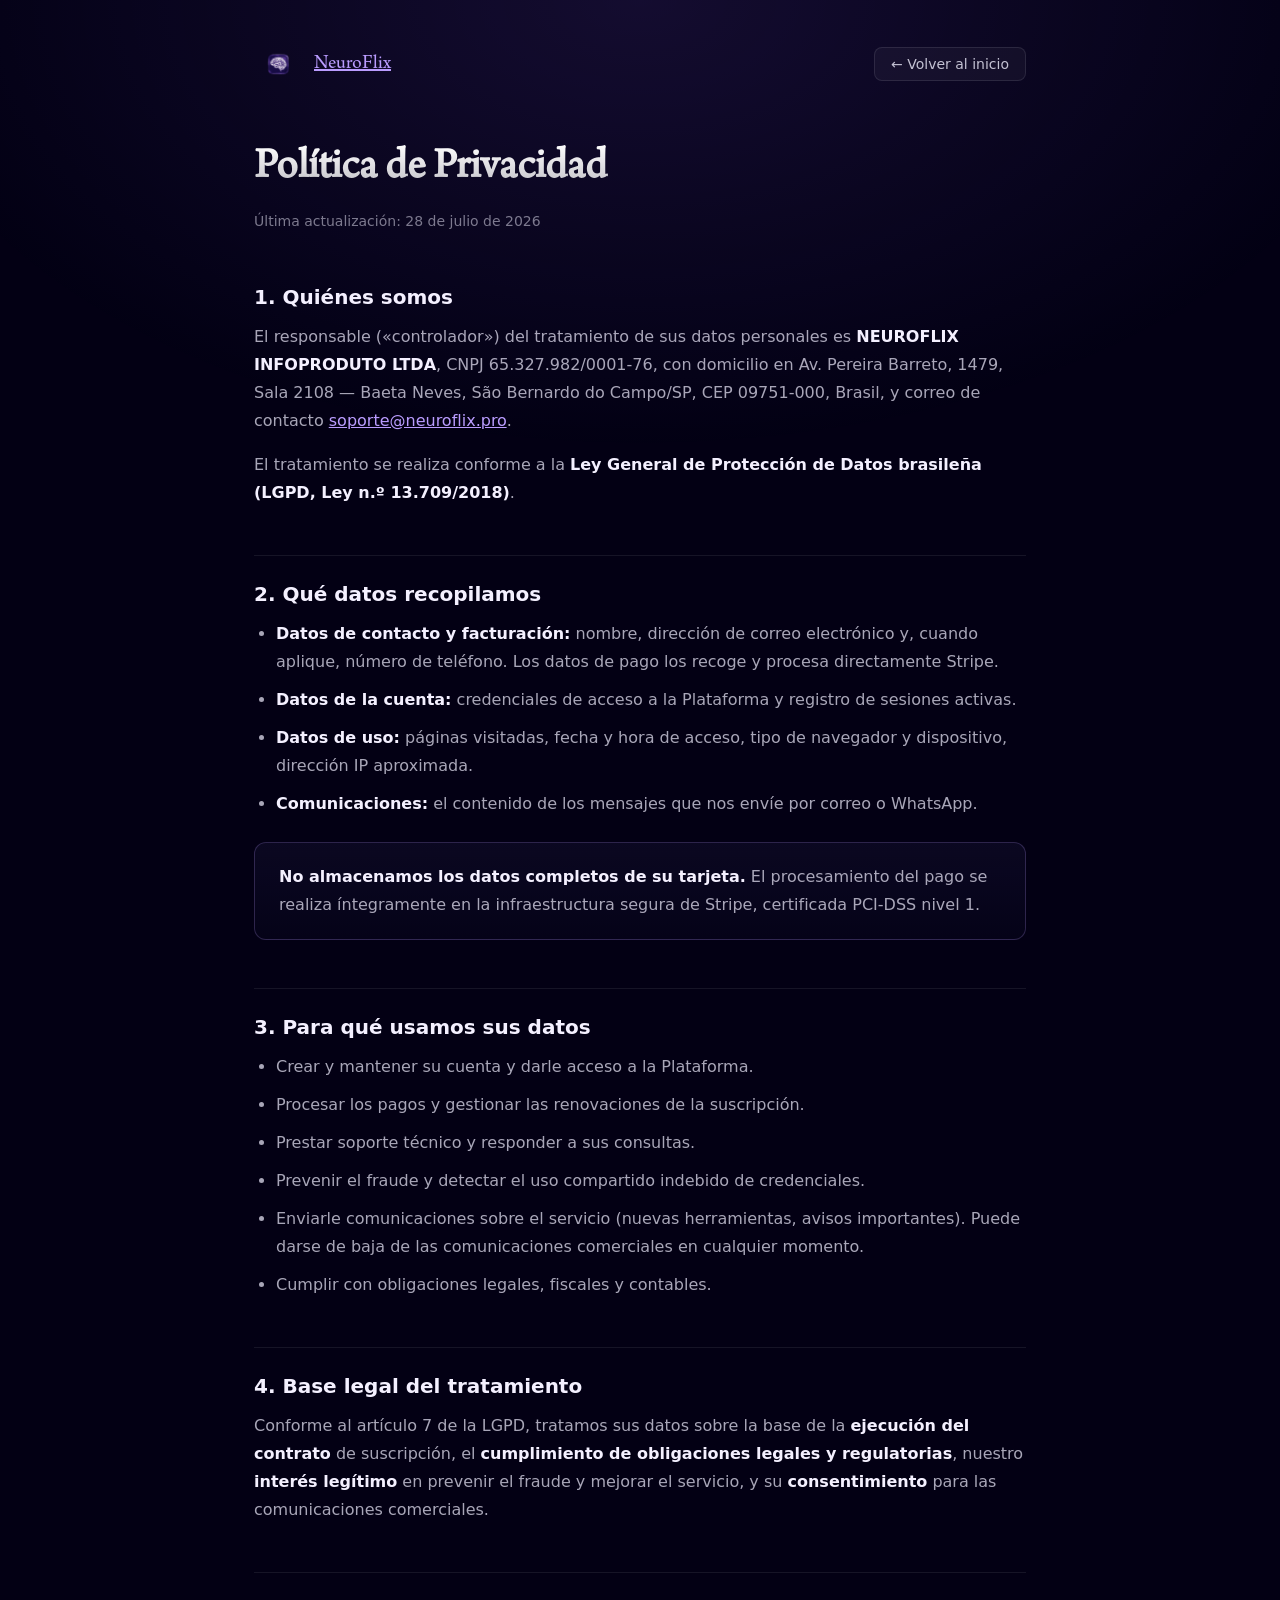
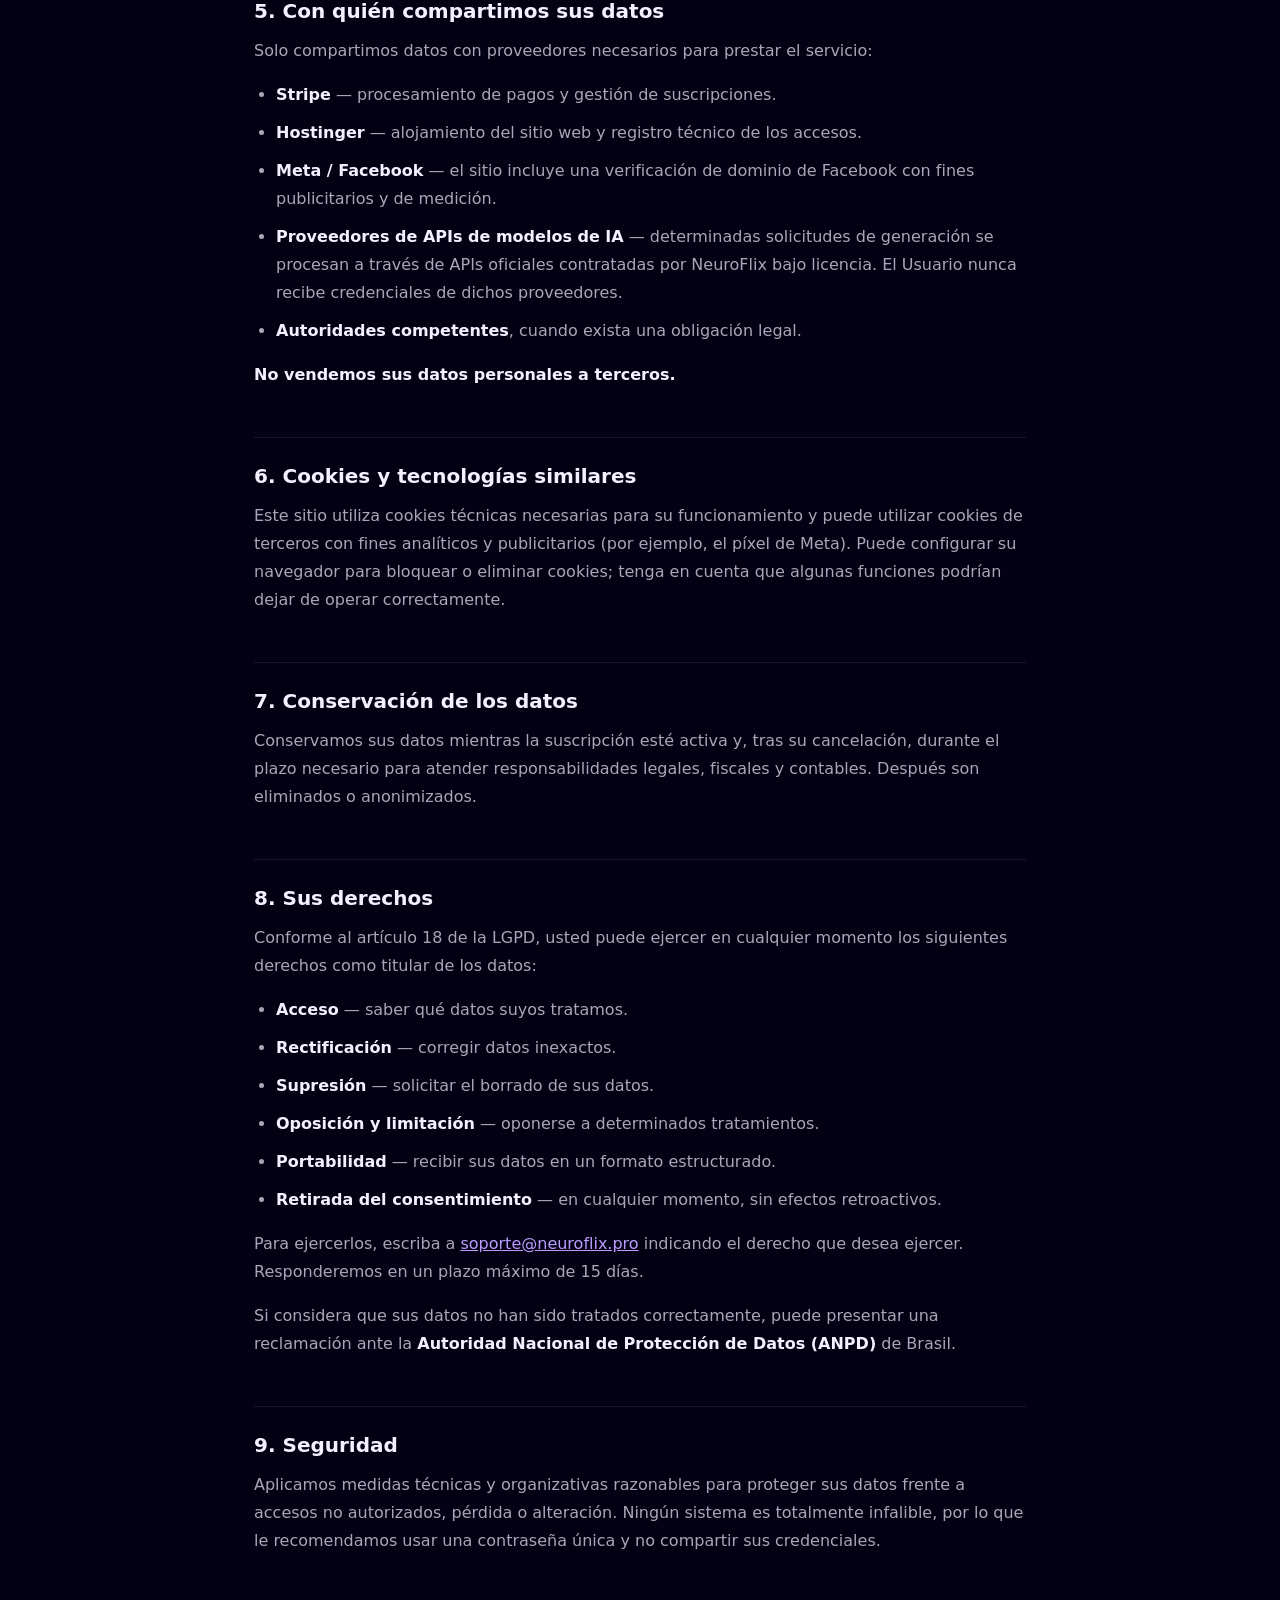
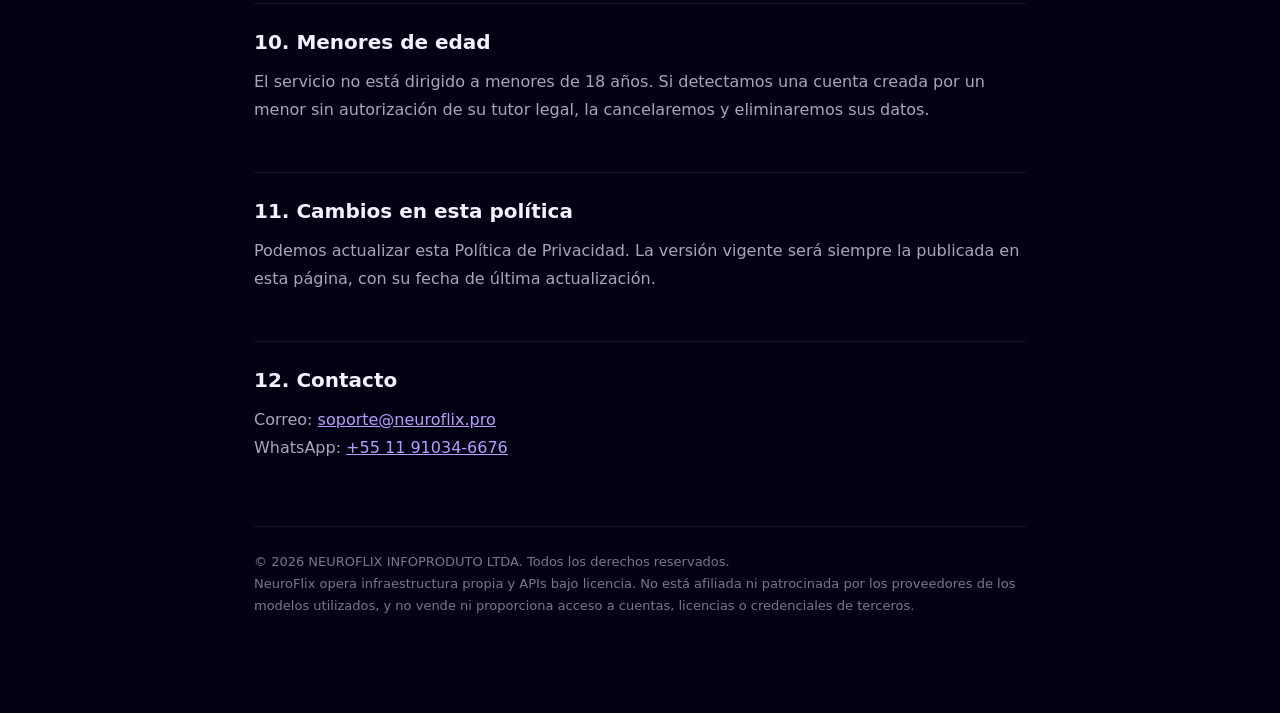
<file: privacidad.html>
<!DOCTYPE html>
<html lang="es">

<head>
  <meta charset="UTF-8">
  <meta name="viewport" content="width=device-width, initial-scale=1">
  <title>Política de Privacidad — NeuroFlix</title>
  <meta name="description" content="Cómo NeuroFlix recopila, usa y protege tus datos personales.">
  <meta name="robots" content="index, follow">
  <link rel="canonical" href="https://neuroflix.pro/privacidad.html">
  <link rel="icon" href="files/logo1.png">
  <link rel="apple-touch-icon" href="files/logo1.png">
  <meta name="theme-color" content="#030014">
  <link rel="stylesheet" href="legal.css">
</head>

<body>
  <div class="legal-wrap">

    <div class="legal-topbar">
      <a href="index.html" class="legal-brand" aria-label="Volver al inicio de NeuroFlix">
        <img src="files/logo1.png" alt="NeuroFlix">
        <span>NeuroFlix</span>
      </a>
      <a href="index.html" class="legal-back">← Volver al inicio</a>
    </div>

    <h1>Política de Privacidad</h1>
    <p class="legal-updated">Última actualización: 28 de julio de 2026</p>

    <h2>1. Quiénes somos</h2>
    <p>
      El responsable («controlador») del tratamiento de sus datos personales es
      <strong>NEUROFLIX INFOPRODUTO LTDA</strong>, CNPJ 65.327.982/0001-76, con domicilio en Av. Pereira
      Barreto, 1479, Sala 2108 — Baeta Neves, São Bernardo do Campo/SP, CEP 09751-000, Brasil, y correo de
      contacto
      <a href="mailto:soporte@neuroflix.pro">soporte@neuroflix.pro</a>.
    </p>
    <p>
      El tratamiento se realiza conforme a la <strong>Ley General de Protección de Datos brasileña (LGPD, Ley
        n.º 13.709/2018)</strong>.
    </p>

    <h2>2. Qué datos recopilamos</h2>
    <ul>
      <li><strong>Datos de contacto y facturación:</strong> nombre, dirección de correo electrónico y, cuando
        aplique, número de teléfono. Los datos de pago los recoge y procesa directamente Stripe.</li>
      <li><strong>Datos de la cuenta:</strong> credenciales de acceso a la Plataforma y registro de sesiones
        activas.</li>
      <li><strong>Datos de uso:</strong> páginas visitadas, fecha y hora de acceso, tipo de navegador y
        dispositivo, dirección IP aproximada.</li>
      <li><strong>Comunicaciones:</strong> el contenido de los mensajes que nos envíe por correo o WhatsApp.</li>
    </ul>
    <div class="legal-callout">
      <p>
        <strong>No almacenamos los datos completos de su tarjeta.</strong> El procesamiento del pago se realiza
        íntegramente en la infraestructura segura de Stripe, certificada PCI-DSS nivel 1.
      </p>
    </div>

    <h2>3. Para qué usamos sus datos</h2>
    <ul>
      <li>Crear y mantener su cuenta y darle acceso a la Plataforma.</li>
      <li>Procesar los pagos y gestionar las renovaciones de la suscripción.</li>
      <li>Prestar soporte técnico y responder a sus consultas.</li>
      <li>Prevenir el fraude y detectar el uso compartido indebido de credenciales.</li>
      <li>Enviarle comunicaciones sobre el servicio (nuevas herramientas, avisos importantes). Puede darse de
        baja de las comunicaciones comerciales en cualquier momento.</li>
      <li>Cumplir con obligaciones legales, fiscales y contables.</li>
    </ul>

    <h2>4. Base legal del tratamiento</h2>
    <p>
      Conforme al artículo 7 de la LGPD, tratamos sus datos sobre la base de la <strong>ejecución del
        contrato</strong> de suscripción, el <strong>cumplimiento de obligaciones legales y
        regulatorias</strong>, nuestro <strong>interés legítimo</strong> en prevenir el fraude y mejorar el
      servicio, y su <strong>consentimiento</strong> para las comunicaciones comerciales.
    </p>

    <h2>5. Con quién compartimos sus datos</h2>
    <p>Solo compartimos datos con proveedores necesarios para prestar el servicio:</p>
    <ul>
      <li><strong>Stripe</strong> — procesamiento de pagos y gestión de suscripciones.</li>
      <li><strong>Hostinger</strong> — alojamiento del sitio web y registro técnico de los accesos.</li>
      <li><strong>Meta / Facebook</strong> — el sitio incluye una verificación de dominio de Facebook con fines
        publicitarios y de medición.</li>
      <li><strong>Proveedores de APIs de modelos de IA</strong> — determinadas solicitudes de generación se
        procesan a través de APIs oficiales contratadas por NeuroFlix bajo licencia. El Usuario nunca recibe
        credenciales de dichos proveedores.</li>
      <li><strong>Autoridades competentes</strong>, cuando exista una obligación legal.</li>
    </ul>
    <p><strong>No vendemos sus datos personales a terceros.</strong></p>

    <h2>6. Cookies y tecnologías similares</h2>
    <p>
      Este sitio utiliza cookies técnicas necesarias para su funcionamiento y puede utilizar cookies de terceros
      con fines analíticos y publicitarios (por ejemplo, el píxel de Meta). Puede configurar su navegador para
      bloquear o eliminar cookies; tenga en cuenta que algunas funciones podrían dejar de operar correctamente.
    </p>

    <h2>7. Conservación de los datos</h2>
    <p>
      Conservamos sus datos mientras la suscripción esté activa y, tras su cancelación, durante el plazo
      necesario para atender responsabilidades legales, fiscales y contables. Después son eliminados o
      anonimizados.
    </p>

    <h2>8. Sus derechos</h2>
    <p>
      Conforme al artículo 18 de la LGPD, usted puede ejercer en cualquier momento los siguientes derechos como
      titular de los datos:
    </p>
    <ul>
      <li><strong>Acceso</strong> — saber qué datos suyos tratamos.</li>
      <li><strong>Rectificación</strong> — corregir datos inexactos.</li>
      <li><strong>Supresión</strong> — solicitar el borrado de sus datos.</li>
      <li><strong>Oposición y limitación</strong> — oponerse a determinados tratamientos.</li>
      <li><strong>Portabilidad</strong> — recibir sus datos en un formato estructurado.</li>
      <li><strong>Retirada del consentimiento</strong> — en cualquier momento, sin efectos retroactivos.</li>
    </ul>
    <p>
      Para ejercerlos, escriba a <a href="mailto:soporte@neuroflix.pro">soporte@neuroflix.pro</a> indicando el
      derecho que desea ejercer. Responderemos en un plazo máximo de 15 días.
    </p>
    <p>
      Si considera que sus datos no han sido tratados correctamente, puede presentar una reclamación ante la
      <strong>Autoridad Nacional de Protección de Datos (ANPD)</strong> de Brasil.
    </p>

    <h2>9. Seguridad</h2>
    <p>
      Aplicamos medidas técnicas y organizativas razonables para proteger sus datos frente a accesos no
      autorizados, pérdida o alteración. Ningún sistema es totalmente infalible, por lo que le recomendamos usar
      una contraseña única y no compartir sus credenciales.
    </p>

    <h2>10. Menores de edad</h2>
    <p>
      El servicio no está dirigido a menores de 18 años. Si detectamos una cuenta creada por un menor sin
      autorización de su tutor legal, la cancelaremos y eliminaremos sus datos.
    </p>

    <h2>11. Cambios en esta política</h2>
    <p>
      Podemos actualizar esta Política de Privacidad. La versión vigente será siempre la publicada en esta
      página, con su fecha de última actualización.
    </p>

    <h2>12. Contacto</h2>
    <p>
      Correo: <a href="mailto:soporte@neuroflix.pro">soporte@neuroflix.pro</a><br>
      WhatsApp: <a href="https://wa.me/5511910346676" target="_blank" rel="noopener noreferrer">+55 11
        91034-6676</a>
    </p>

    <div class="legal-footer">
      © 2026 NEUROFLIX INFOPRODUTO LTDA. Todos los derechos reservados.<br>
      NeuroFlix opera infraestructura propia y APIs bajo licencia. No está afiliada ni patrocinada por los
      proveedores de los modelos utilizados, y no vende ni proporciona acceso a cuentas, licencias o
      credenciales de terceros.
    </div>

  </div>
</body>

</html>
</file>
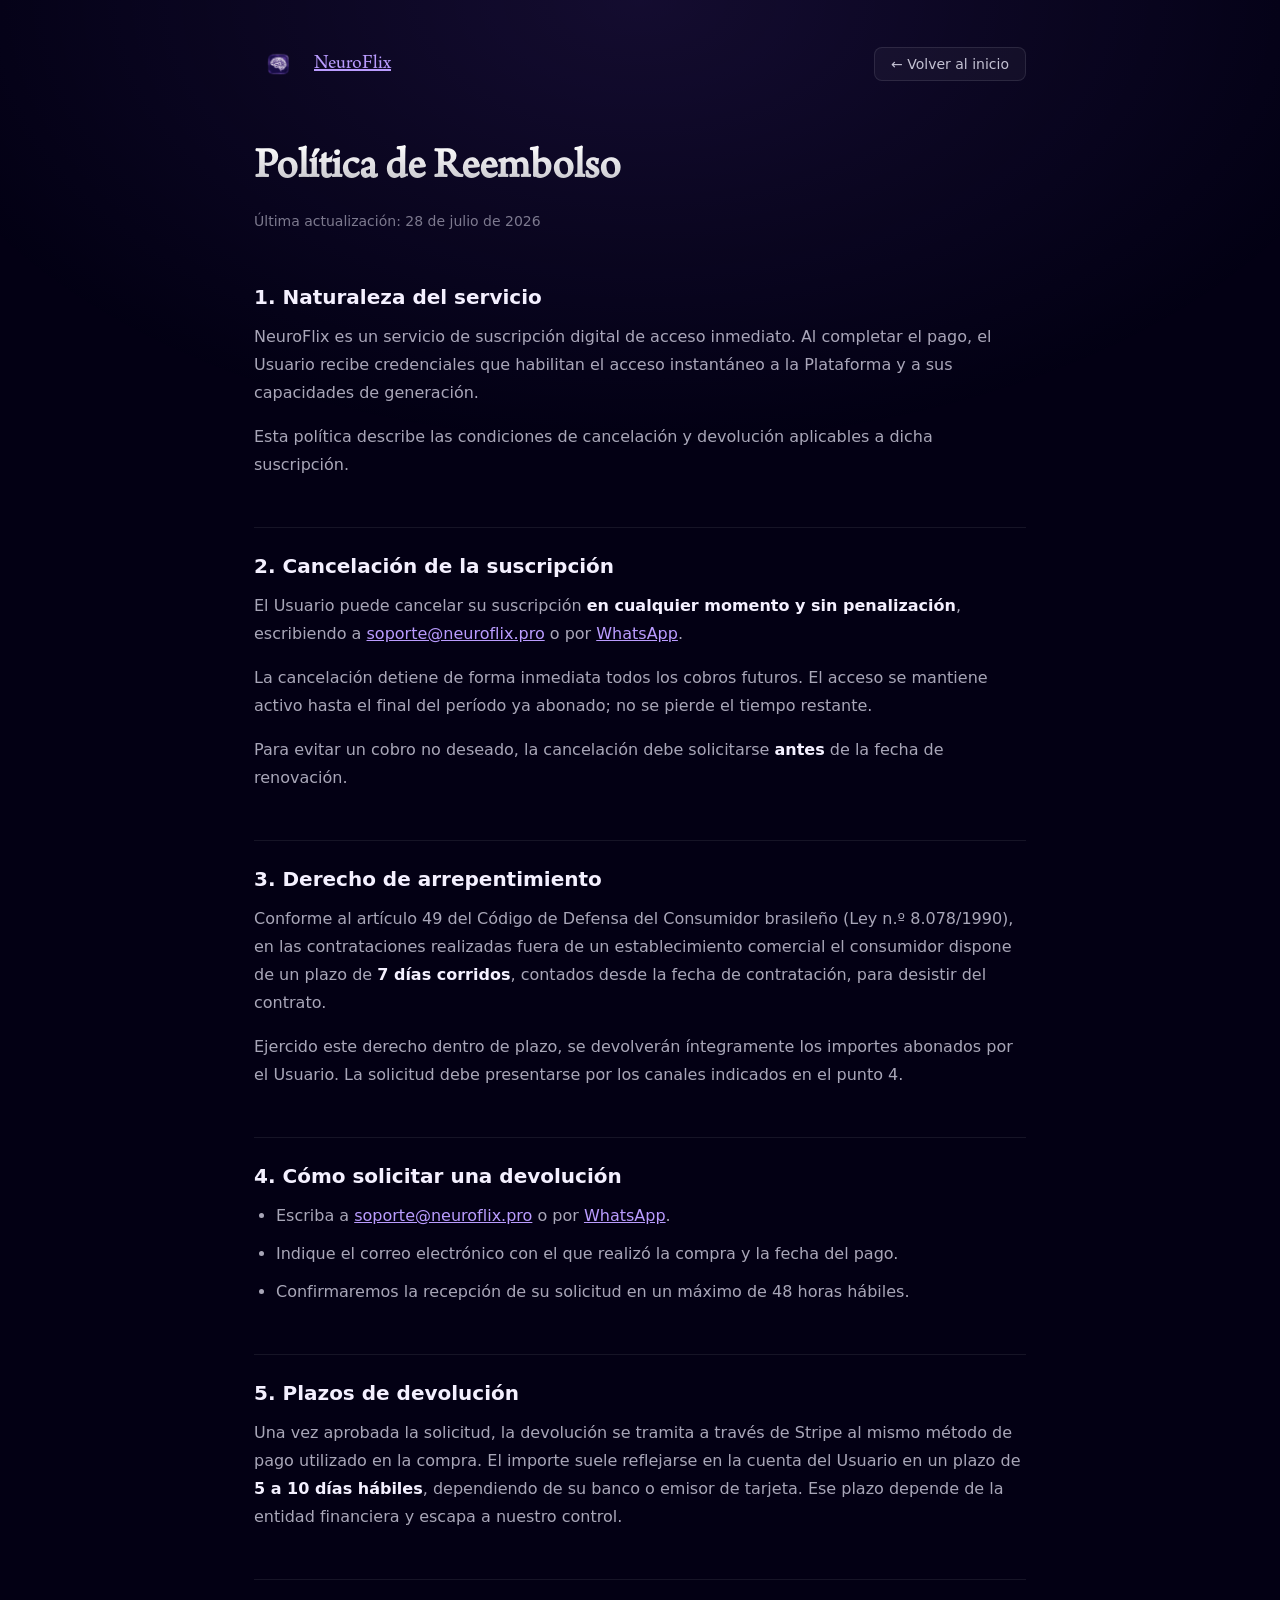
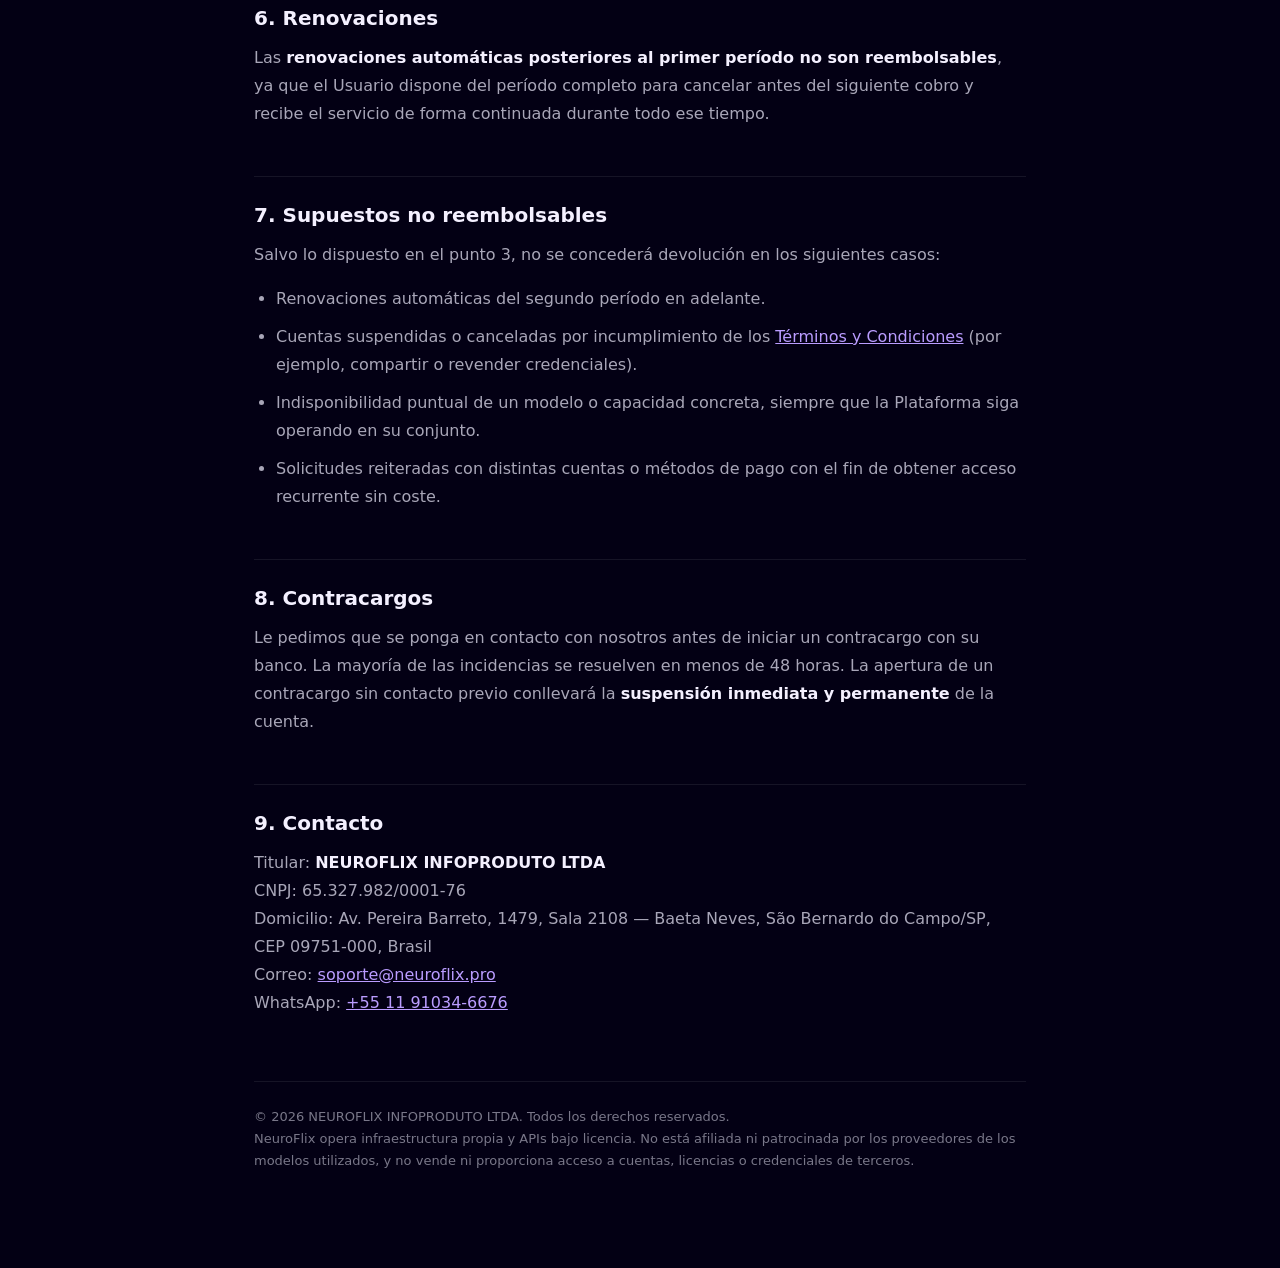
<file: reembolso.html>
<!DOCTYPE html>
<html lang="es">

<head>
  <meta charset="UTF-8">
  <meta name="viewport" content="width=device-width, initial-scale=1">
  <title>Política de Reembolso — NeuroFlix</title>
  <meta name="description" content="Condiciones de cancelación y devolución de la suscripción a NeuroFlix.">
  <meta name="robots" content="index, follow">
  <link rel="canonical" href="https://neuroflix.pro/reembolso.html">
  <link rel="icon" href="files/logo1.png">
  <link rel="apple-touch-icon" href="files/logo1.png">
  <meta name="theme-color" content="#030014">
  <link rel="stylesheet" href="legal.css">
</head>

<body>
  <div class="legal-wrap">

    <div class="legal-topbar">
      <a href="index.html" class="legal-brand" aria-label="Volver al inicio de NeuroFlix">
        <img src="files/logo1.png" alt="NeuroFlix">
        <span>NeuroFlix</span>
      </a>
      <a href="index.html" class="legal-back">← Volver al inicio</a>
    </div>

    <h1>Política de Reembolso</h1>
    <p class="legal-updated">Última actualización: 28 de julio de 2026</p>

    <h2>1. Naturaleza del servicio</h2>
    <p>
      NeuroFlix es un servicio de suscripción digital de acceso inmediato. Al completar el pago, el Usuario
      recibe credenciales que habilitan el acceso instantáneo a la Plataforma y a sus capacidades de generación.
    </p>
    <p>
      Esta política describe las condiciones de cancelación y devolución aplicables a dicha suscripción.
    </p>

    <h2>2. Cancelación de la suscripción</h2>
    <p>
      El Usuario puede cancelar su suscripción <strong>en cualquier momento y sin penalización</strong>,
      escribiendo a <a href="mailto:soporte@neuroflix.pro">soporte@neuroflix.pro</a> o por
      <a href="https://wa.me/5511910346676" target="_blank" rel="noopener noreferrer">WhatsApp</a>.
    </p>
    <p>
      La cancelación detiene de forma inmediata todos los cobros futuros. El acceso se mantiene activo hasta el
      final del período ya abonado; no se pierde el tiempo restante.
    </p>
    <p>
      Para evitar un cobro no deseado, la cancelación debe solicitarse <strong>antes</strong> de la fecha de
      renovación.
    </p>

    <h2>3. Derecho de arrepentimiento</h2>
    <p>
      Conforme al artículo 49 del Código de Defensa del Consumidor brasileño (Ley n.º 8.078/1990), en las
      contrataciones realizadas fuera de un establecimiento comercial el consumidor dispone de un plazo de
      <strong>7 días corridos</strong>, contados desde la fecha de contratación, para desistir del contrato.
    </p>
    <p>
      Ejercido este derecho dentro de plazo, se devolverán íntegramente los importes abonados por el Usuario. La
      solicitud debe presentarse por los canales indicados en el punto 4.
    </p>

    <h2>4. Cómo solicitar una devolución</h2>
    <ul>
      <li>Escriba a <a href="mailto:soporte@neuroflix.pro">soporte@neuroflix.pro</a> o por
        <a href="https://wa.me/5511910346676" target="_blank" rel="noopener noreferrer">WhatsApp</a>.</li>
      <li>Indique el correo electrónico con el que realizó la compra y la fecha del pago.</li>
      <li>Confirmaremos la recepción de su solicitud en un máximo de 48 horas hábiles.</li>
    </ul>

    <h2>5. Plazos de devolución</h2>
    <p>
      Una vez aprobada la solicitud, la devolución se tramita a través de Stripe al mismo método de pago
      utilizado en la compra. El importe suele reflejarse en la cuenta del Usuario en un plazo de
      <strong>5 a 10 días hábiles</strong>, dependiendo de su banco o emisor de tarjeta. Ese plazo depende de la
      entidad financiera y escapa a nuestro control.
    </p>

    <h2>6. Renovaciones</h2>
    <p>
      Las <strong>renovaciones automáticas posteriores al primer período no son reembolsables</strong>, ya que el
      Usuario dispone del período completo para cancelar antes del siguiente cobro y recibe el servicio de forma
      continuada durante todo ese tiempo.
    </p>

    <h2>7. Supuestos no reembolsables</h2>
    <p>Salvo lo dispuesto en el punto 3, no se concederá devolución en los siguientes casos:</p>
    <ul>
      <li>Renovaciones automáticas del segundo período en adelante.</li>
      <li>Cuentas suspendidas o canceladas por incumplimiento de los
        <a href="terminos.html">Términos y Condiciones</a> (por ejemplo, compartir o revender credenciales).</li>
      <li>Indisponibilidad puntual de un modelo o capacidad concreta, siempre que la Plataforma siga operando
        en su conjunto.</li>
      <li>Solicitudes reiteradas con distintas cuentas o métodos de pago con el fin de obtener acceso recurrente
        sin coste.</li>
    </ul>

    <h2>8. Contracargos</h2>
    <p>
      Le pedimos que se ponga en contacto con nosotros antes de iniciar un contracargo con su banco. La mayoría
      de las incidencias se resuelven en menos de 48 horas. La apertura de un contracargo sin contacto previo
      conllevará la <strong>suspensión inmediata y permanente</strong> de la cuenta.
    </p>

    <h2>9. Contacto</h2>
    <p>
      Titular: <strong>NEUROFLIX INFOPRODUTO LTDA</strong><br>
      CNPJ: 65.327.982/0001-76<br>
      Domicilio: Av. Pereira Barreto, 1479, Sala 2108 — Baeta Neves, São Bernardo do Campo/SP, CEP 09751-000,
      Brasil<br>
      Correo: <a href="mailto:soporte@neuroflix.pro">soporte@neuroflix.pro</a><br>
      WhatsApp: <a href="https://wa.me/5511910346676" target="_blank" rel="noopener noreferrer">+55 11
        91034-6676</a>
    </p>

    <div class="legal-footer">
      © 2026 NEUROFLIX INFOPRODUTO LTDA. Todos los derechos reservados.<br>
      NeuroFlix opera infraestructura propia y APIs bajo licencia. No está afiliada ni patrocinada por los
      proveedores de los modelos utilizados, y no vende ni proporciona acceso a cuentas, licencias o
      credenciales de terceros.
    </div>

  </div>
</body>

</html>
</file>
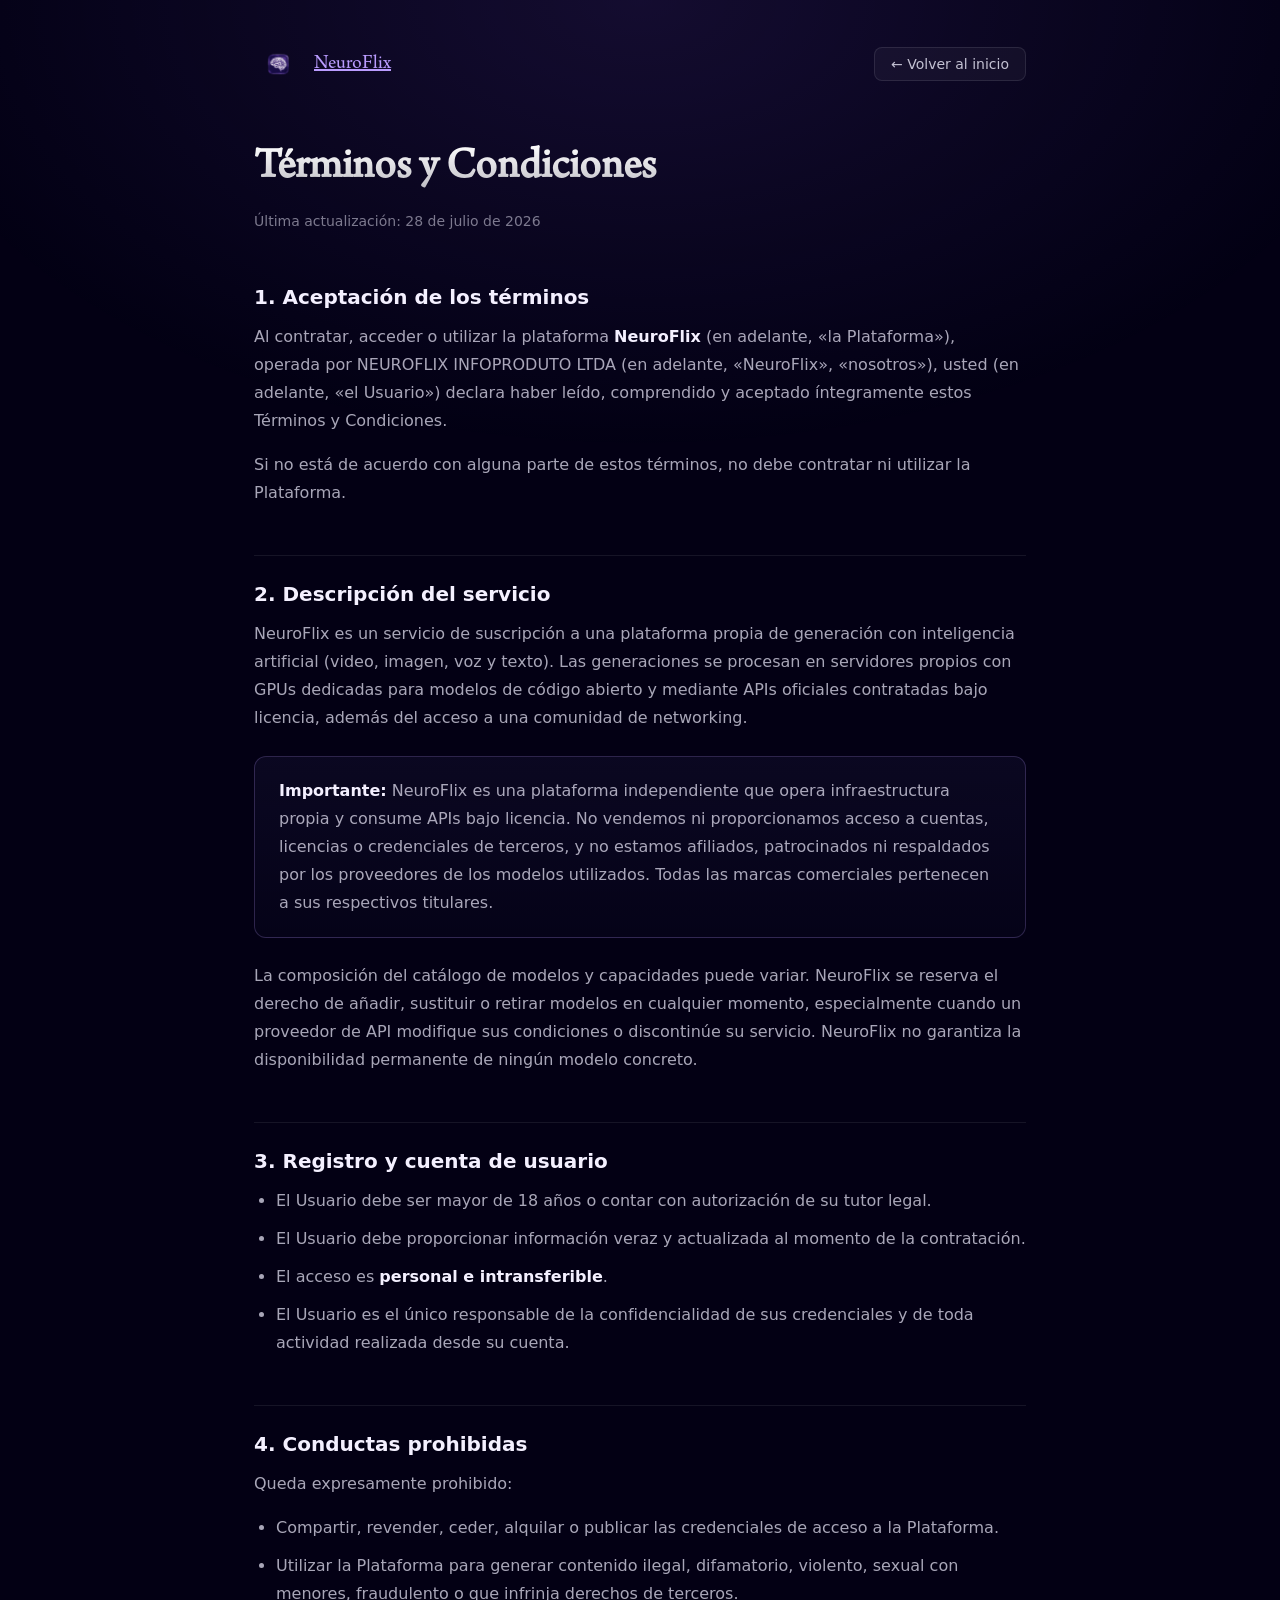
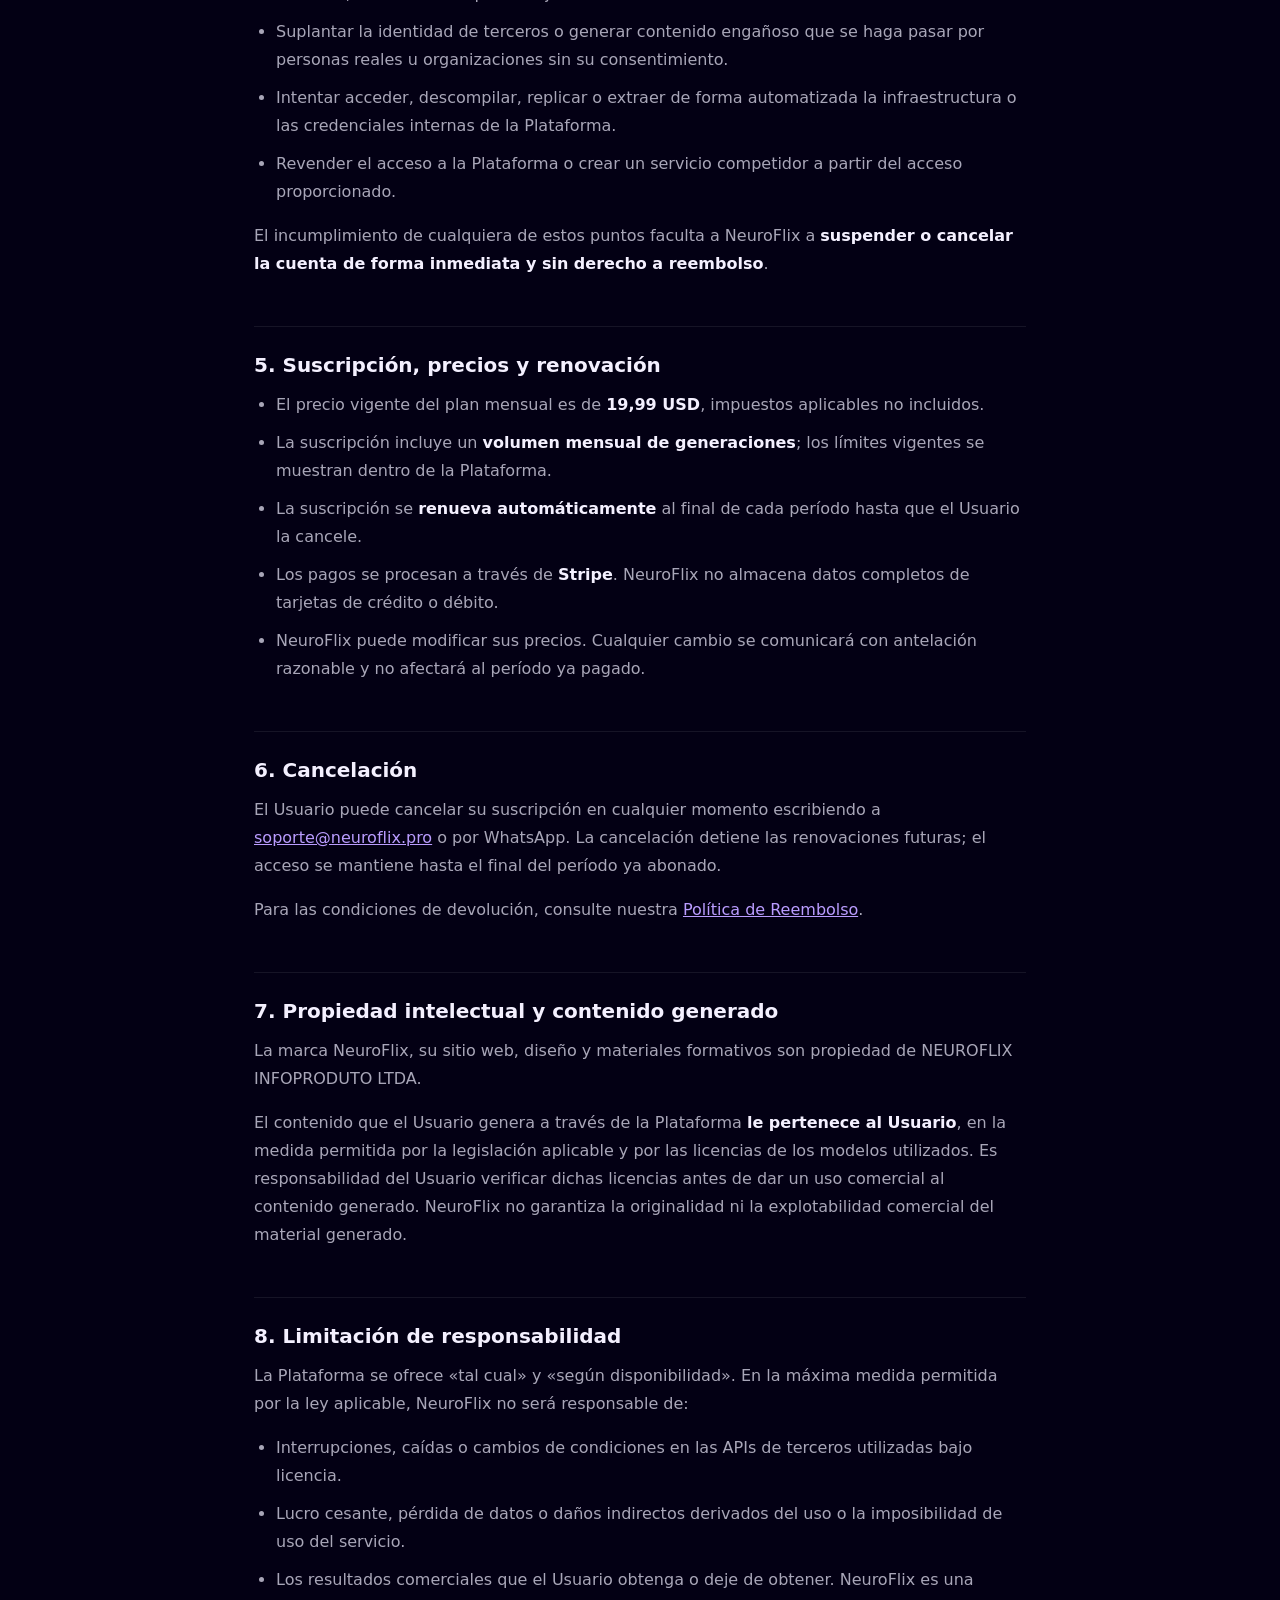
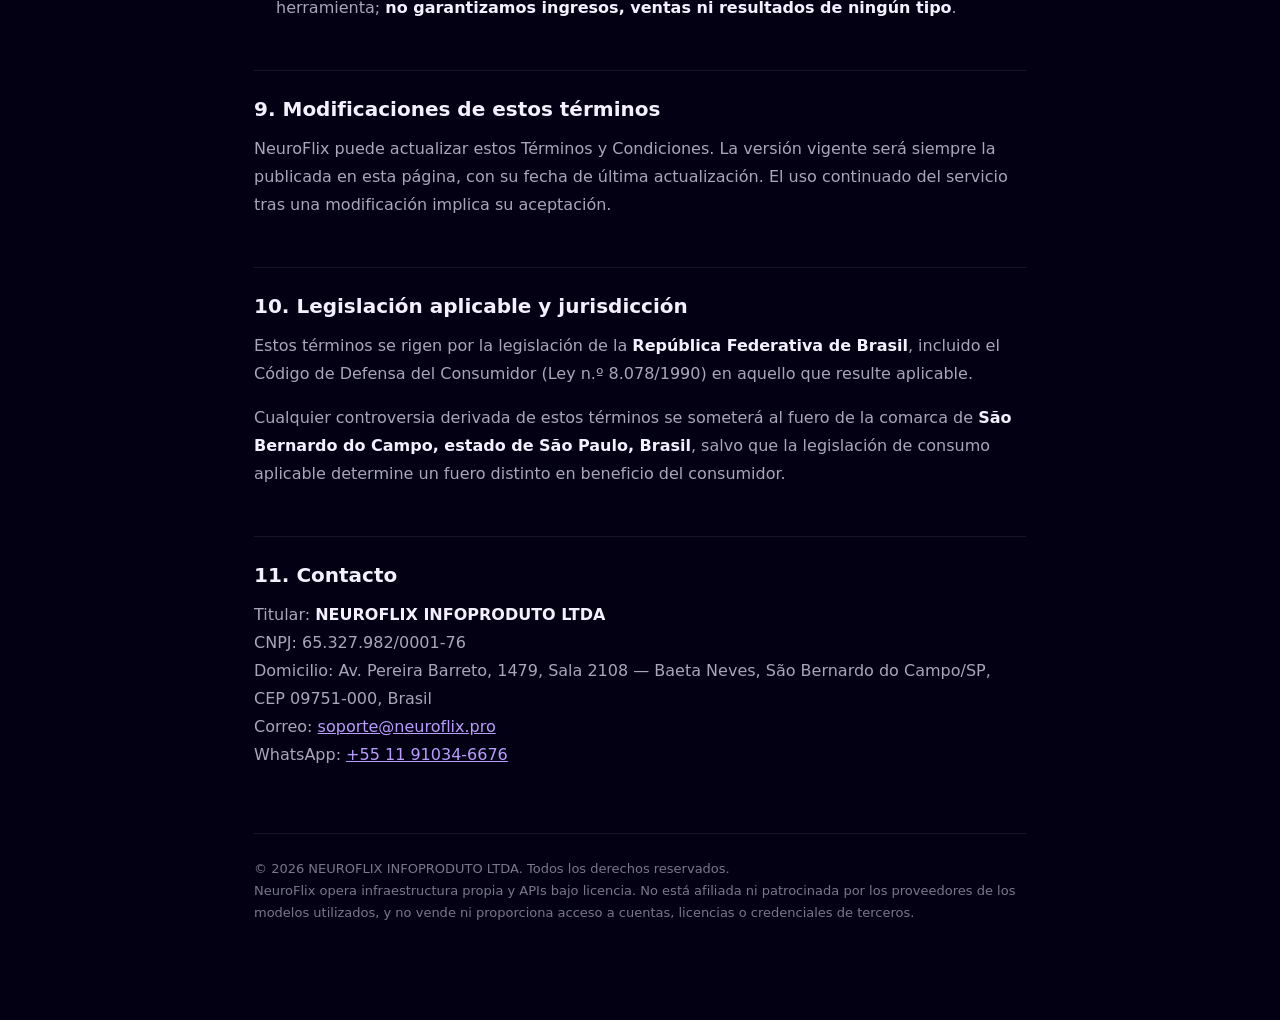
<file: terminos.html>
<!DOCTYPE html>
<html lang="es">

<head>
  <meta charset="UTF-8">
  <meta name="viewport" content="width=device-width, initial-scale=1">
  <title>Términos y Condiciones — NeuroFlix</title>
  <meta name="description" content="Términos y Condiciones de uso de la plataforma NeuroFlix.">
  <meta name="robots" content="index, follow">
  <link rel="canonical" href="https://neuroflix.pro/terminos.html">
  <link rel="icon" href="files/logo1.png">
  <link rel="apple-touch-icon" href="files/logo1.png">
  <meta name="theme-color" content="#030014">
  <link rel="stylesheet" href="legal.css">
</head>

<body>
  <div class="legal-wrap">

    <div class="legal-topbar">
      <a href="index.html" class="legal-brand" aria-label="Volver al inicio de NeuroFlix">
        <img src="files/logo1.png" alt="NeuroFlix">
        <span>NeuroFlix</span>
      </a>
      <a href="index.html" class="legal-back">← Volver al inicio</a>
    </div>

    <h1>Términos y Condiciones</h1>
    <p class="legal-updated">Última actualización: 28 de julio de 2026</p>

    <h2>1. Aceptación de los términos</h2>
    <p>
      Al contratar, acceder o utilizar la plataforma <strong>NeuroFlix</strong> (en adelante, «la Plataforma»),
      operada por NEUROFLIX INFOPRODUTO LTDA (en adelante, «NeuroFlix», «nosotros»), usted (en adelante, «el Usuario»)
      declara haber leído, comprendido y aceptado íntegramente estos Términos y Condiciones.
    </p>
    <p>
      Si no está de acuerdo con alguna parte de estos términos, no debe contratar ni utilizar la Plataforma.
    </p>

    <h2>2. Descripción del servicio</h2>
    <p>
      NeuroFlix es un servicio de suscripción a una plataforma propia de generación con inteligencia artificial
      (video, imagen, voz y texto). Las generaciones se procesan en servidores propios con GPUs dedicadas para
      modelos de código abierto y mediante APIs oficiales contratadas bajo licencia, además del acceso a una
      comunidad de networking.
    </p>
    <div class="legal-callout">
      <p>
        <strong>Importante:</strong> NeuroFlix es una plataforma independiente que opera infraestructura propia
        y consume APIs bajo licencia. No vendemos ni proporcionamos acceso a cuentas, licencias o credenciales
        de terceros, y no estamos afiliados, patrocinados ni respaldados por los proveedores de los modelos
        utilizados. Todas las marcas comerciales pertenecen a sus respectivos titulares.
      </p>
    </div>
    <p>
      La composición del catálogo de modelos y capacidades puede variar. NeuroFlix se reserva el derecho de
      añadir, sustituir o retirar modelos en cualquier momento, especialmente cuando un proveedor de API
      modifique sus condiciones o discontinúe su servicio. NeuroFlix no garantiza la disponibilidad permanente
      de ningún modelo concreto.
    </p>

    <h2>3. Registro y cuenta de usuario</h2>
    <ul>
      <li>El Usuario debe ser mayor de 18 años o contar con autorización de su tutor legal.</li>
      <li>El Usuario debe proporcionar información veraz y actualizada al momento de la contratación.</li>
      <li>
        El acceso es <strong>personal e intransferible</strong>.
      </li>
      <li>
        El Usuario es el único responsable de la confidencialidad de sus credenciales y de toda actividad
        realizada desde su cuenta.
      </li>
    </ul>

    <h2>4. Conductas prohibidas</h2>
    <p>Queda expresamente prohibido:</p>
    <ul>
      <li>Compartir, revender, ceder, alquilar o publicar las credenciales de acceso a la Plataforma.</li>
      <li>Utilizar la Plataforma para generar contenido ilegal, difamatorio, violento, sexual con menores,
        fraudulento o que infrinja derechos de terceros.</li>
      <li>Suplantar la identidad de terceros o generar contenido engañoso que se haga pasar por personas reales
        u organizaciones sin su consentimiento.</li>
      <li>Intentar acceder, descompilar, replicar o extraer de forma automatizada la infraestructura o las
        credenciales internas de la Plataforma.</li>
      <li>Revender el acceso a la Plataforma o crear un servicio competidor a partir del acceso
        proporcionado.</li>
    </ul>
    <p>
      El incumplimiento de cualquiera de estos puntos faculta a NeuroFlix a <strong>suspender o cancelar la
        cuenta de forma inmediata y sin derecho a reembolso</strong>.
    </p>

    <h2>5. Suscripción, precios y renovación</h2>
    <ul>
      <li>El precio vigente del plan mensual es de <strong>19,99 USD</strong>, impuestos aplicables no
        incluidos.</li>
      <li>La suscripción incluye un <strong>volumen mensual de generaciones</strong>; los límites vigentes se
        muestran dentro de la Plataforma.</li>
      <li>La suscripción se <strong>renueva automáticamente</strong> al final de cada período hasta que el
        Usuario la cancele.</li>
      <li>Los pagos se procesan a través de <strong>Stripe</strong>. NeuroFlix no almacena datos completos de
        tarjetas de crédito o débito.</li>
      <li>NeuroFlix puede modificar sus precios. Cualquier cambio se comunicará con antelación razonable y no
        afectará al período ya pagado.</li>
    </ul>

    <h2>6. Cancelación</h2>
    <p>
      El Usuario puede cancelar su suscripción en cualquier momento escribiendo a
      <a href="mailto:soporte@neuroflix.pro">soporte@neuroflix.pro</a> o por WhatsApp. La cancelación detiene las
      renovaciones futuras; el acceso se mantiene hasta el final del período ya abonado.
    </p>
    <p>
      Para las condiciones de devolución, consulte nuestra
      <a href="reembolso.html">Política de Reembolso</a>.
    </p>

    <h2>7. Propiedad intelectual y contenido generado</h2>
    <p>
      La marca NeuroFlix, su sitio web, diseño y materiales formativos son propiedad de NEUROFLIX INFOPRODUTO LTDA.
    </p>
    <p>
      El contenido que el Usuario genera a través de la Plataforma <strong>le pertenece al Usuario</strong>, en
      la medida permitida por la legislación aplicable y por las licencias de los modelos utilizados. Es
      responsabilidad del Usuario verificar dichas licencias antes de dar un uso comercial al contenido
      generado. NeuroFlix no garantiza la originalidad ni la explotabilidad comercial del material generado.
    </p>

    <h2>8. Limitación de responsabilidad</h2>
    <p>
      La Plataforma se ofrece «tal cual» y «según disponibilidad». En la máxima medida permitida por la ley
      aplicable, NeuroFlix no será responsable de:
    </p>
    <ul>
      <li>Interrupciones, caídas o cambios de condiciones en las APIs de terceros utilizadas bajo licencia.</li>
      <li>Lucro cesante, pérdida de datos o daños indirectos derivados del uso o la imposibilidad de uso del
        servicio.</li>
      <li>Los resultados comerciales que el Usuario obtenga o deje de obtener. NeuroFlix es una herramienta;
        <strong>no garantizamos ingresos, ventas ni resultados de ningún tipo</strong>.</li>
    </ul>

    <h2>9. Modificaciones de estos términos</h2>
    <p>
      NeuroFlix puede actualizar estos Términos y Condiciones. La versión vigente será siempre la publicada en
      esta página, con su fecha de última actualización. El uso continuado del servicio tras una modificación
      implica su aceptación.
    </p>

    <h2>10. Legislación aplicable y jurisdicción</h2>
    <p>
      Estos términos se rigen por la legislación de la <strong>República Federativa de Brasil</strong>, incluido
      el Código de Defensa del Consumidor (Ley n.º 8.078/1990) en aquello que resulte aplicable.
    </p>
    <p>
      Cualquier controversia derivada de estos términos se someterá al fuero de la comarca de
      <strong>São Bernardo do Campo, estado de São Paulo, Brasil</strong>, salvo que la legislación de consumo aplicable
      determine un fuero distinto en beneficio del consumidor.
    </p>

    <h2>11. Contacto</h2>
    <p>
      Titular: <strong>NEUROFLIX INFOPRODUTO LTDA</strong><br>
      CNPJ: 65.327.982/0001-76<br>
      Domicilio: Av. Pereira Barreto, 1479, Sala 2108 — Baeta Neves, São Bernardo do Campo/SP, CEP 09751-000,
      Brasil<br>
      Correo: <a href="mailto:soporte@neuroflix.pro">soporte@neuroflix.pro</a><br>
      WhatsApp: <a href="https://wa.me/5511910346676" target="_blank" rel="noopener noreferrer">+55 11
        91034-6676</a>
    </p>

    <div class="legal-footer">
      © 2026 NEUROFLIX INFOPRODUTO LTDA. Todos los derechos reservados.<br>
      NeuroFlix opera infraestructura propia y APIs bajo licencia. No está afiliada ni patrocinada por los
      proveedores de los modelos utilizados, y no vende ni proporciona acceso a cuentas, licencias o
      credenciales de terceros.
    </div>

  </div>
</body>

</html>
</file>
<file: legal.css>
/* Estilos compartidos de las páginas legales de NeuroFlix */

@font-face {
  font-family: LaObrige;
  src: url(files/LaObrige.otf);
  font-display: swap;
}

* {
  box-sizing: border-box;
  -webkit-font-smoothing: antialiased;
}

html {
  scroll-behavior: smooth;
}

body {
  background-color: #030014;
  color: #fff;
  font-family: system-ui, -apple-system, BlinkMacSystemFont, "Segoe UI", Roboto, Oxygen, Ubuntu, Cantarell,
    "Open Sans", "Helvetica Neue", sans-serif;
  margin: 0;
  padding: 0;
}

body::before {
  content: "";
  position: fixed;
  inset: 0;
  pointer-events: none;
  background: radial-gradient(60% 50% at 50% 0%, rgba(148, 101, 255, .12) 0%, rgba(3, 0, 20, 0) 100%);
  z-index: 0;
}

.legal-wrap {
  max-width: 820px;
  margin: 0 auto;
  padding: 40px 24px 96px;
  position: relative;
  z-index: 1;
}

.legal-topbar {
  align-items: center;
  display: flex;
  justify-content: space-between;
  margin-bottom: 56px;
}

.legal-brand {
  align-items: center;
  display: flex;
  gap: 12px;
}

.legal-brand img {
  height: 48px;
  width: 48px;
  object-fit: contain;
}

.legal-brand span {
  font-family: LaObrige, system-ui, sans-serif;
  font-size: 20px;
}

.legal-back {
  background: rgba(243, 238, 255, .04);
  border: 1px solid rgba(243, 238, 255, .1);
  border-radius: 8px;
  color: #efedfdcc;
  font-size: 14px;
  padding: 8px 16px;
  text-decoration: none;
  transition: .25s cubic-bezier(.6, .6, 0, 1) background-color, .25s cubic-bezier(.6, .6, 0, 1) color;
  white-space: nowrap;
}

.legal-back:hover {
  background: rgba(243, 238, 255, .09);
  color: #fff;
}

h1 {
  background: linear-gradient(180deg, #fff 0%, rgba(255, 255, 255, .7) 100%);
  -webkit-background-clip: text;
  background-clip: text;
  -webkit-text-fill-color: transparent;
  font-family: LaObrige, system-ui, sans-serif;
  font-size: 44px;
  line-height: 1.15;
  margin: 0 0 12px;
}

.legal-updated {
  color: #efedfd80;
  font-size: 14px;
  margin: 0 0 48px;
}

h2 {
  color: #f4f0ff;
  font-size: 20px;
  line-height: 28px;
  margin: 48px 0 12px;
  padding-top: 24px;
  border-top: 1px solid rgba(255, 255, 255, .08);
}

h2:first-of-type {
  border-top: 0;
  padding-top: 0;
  margin-top: 0;
}

p,
li {
  color: #efedfdb3;
  font-size: 16px;
  line-height: 28px;
}

p {
  margin: 0 0 16px;
}

ul {
  margin: 0 0 16px;
  padding-left: 22px;
}

li {
  margin-bottom: 10px;
}

strong {
  color: #f4f0ff;
  font-weight: 600;
}

a {
  color: #ba9cff;
}

a:hover {
  color: #d7c6ff;
}

.legal-callout {
  background: linear-gradient(180deg, rgba(147, 130, 255, .06) 0%, rgba(147, 130, 255, .02) 100%);
  border: 1px solid rgba(186, 156, 255, .22);
  border-radius: 12px;
  margin: 24px 0;
  padding: 20px 24px;
}

.legal-callout p:last-child {
  margin-bottom: 0;
}

.legal-todo {
  background: rgba(255, 193, 121, .1);
  border: 1px dashed rgba(255, 193, 121, .5);
  border-radius: 6px;
  color: #ffc179;
  display: inline-block;
  font-size: 13px;
  padding: 2px 8px;
}

.legal-footer {
  border-top: 1px solid rgba(255, 255, 255, .08);
  color: #efedfd80;
  font-size: 13px;
  line-height: 22px;
  margin-top: 64px;
  padding-top: 24px;
}

a:focus-visible,
button:focus-visible {
  outline: 2px solid #9382ff;
  outline-offset: 3px;
  border-radius: 4px;
}

@media (max-width: 640px) {
  h1 {
    font-size: 32px;
  }

  .legal-wrap {
    padding: 24px 20px 72px;
  }

  .legal-topbar {
    margin-bottom: 40px;
  }
}
</file>
